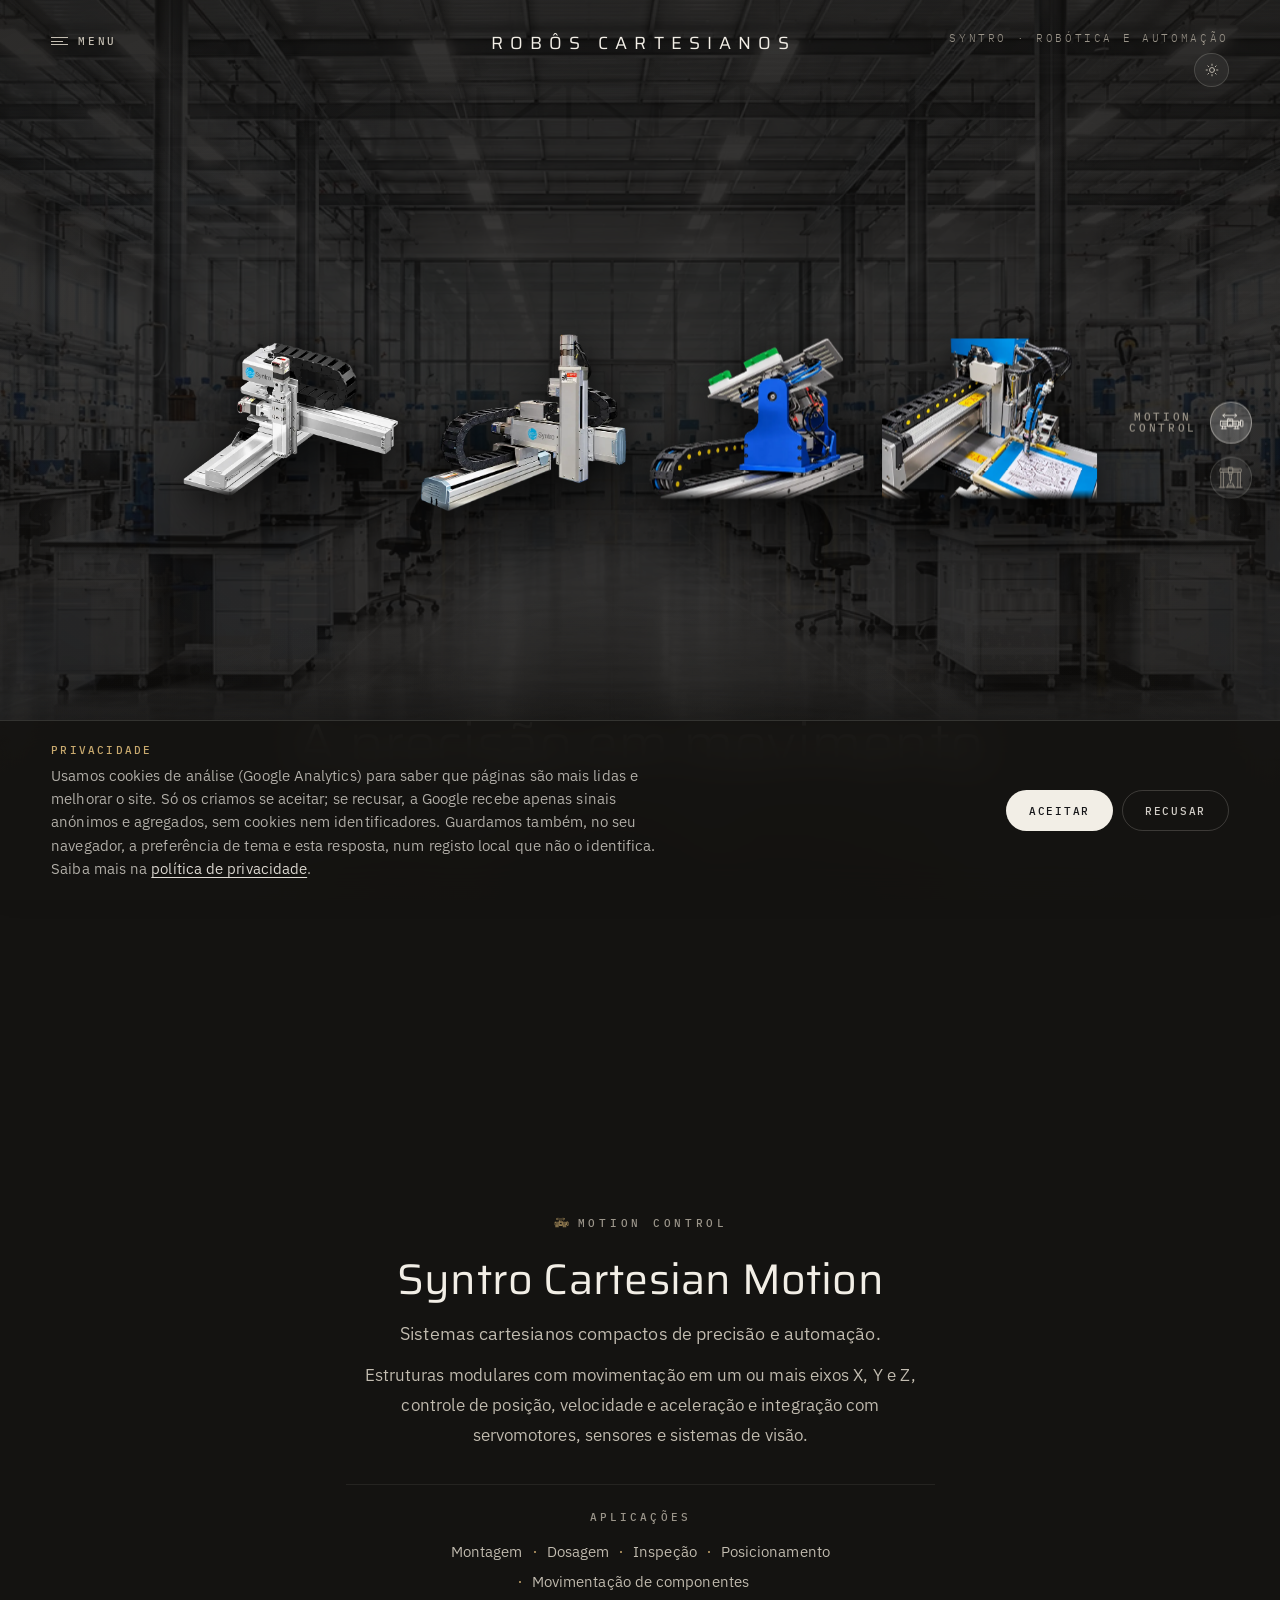
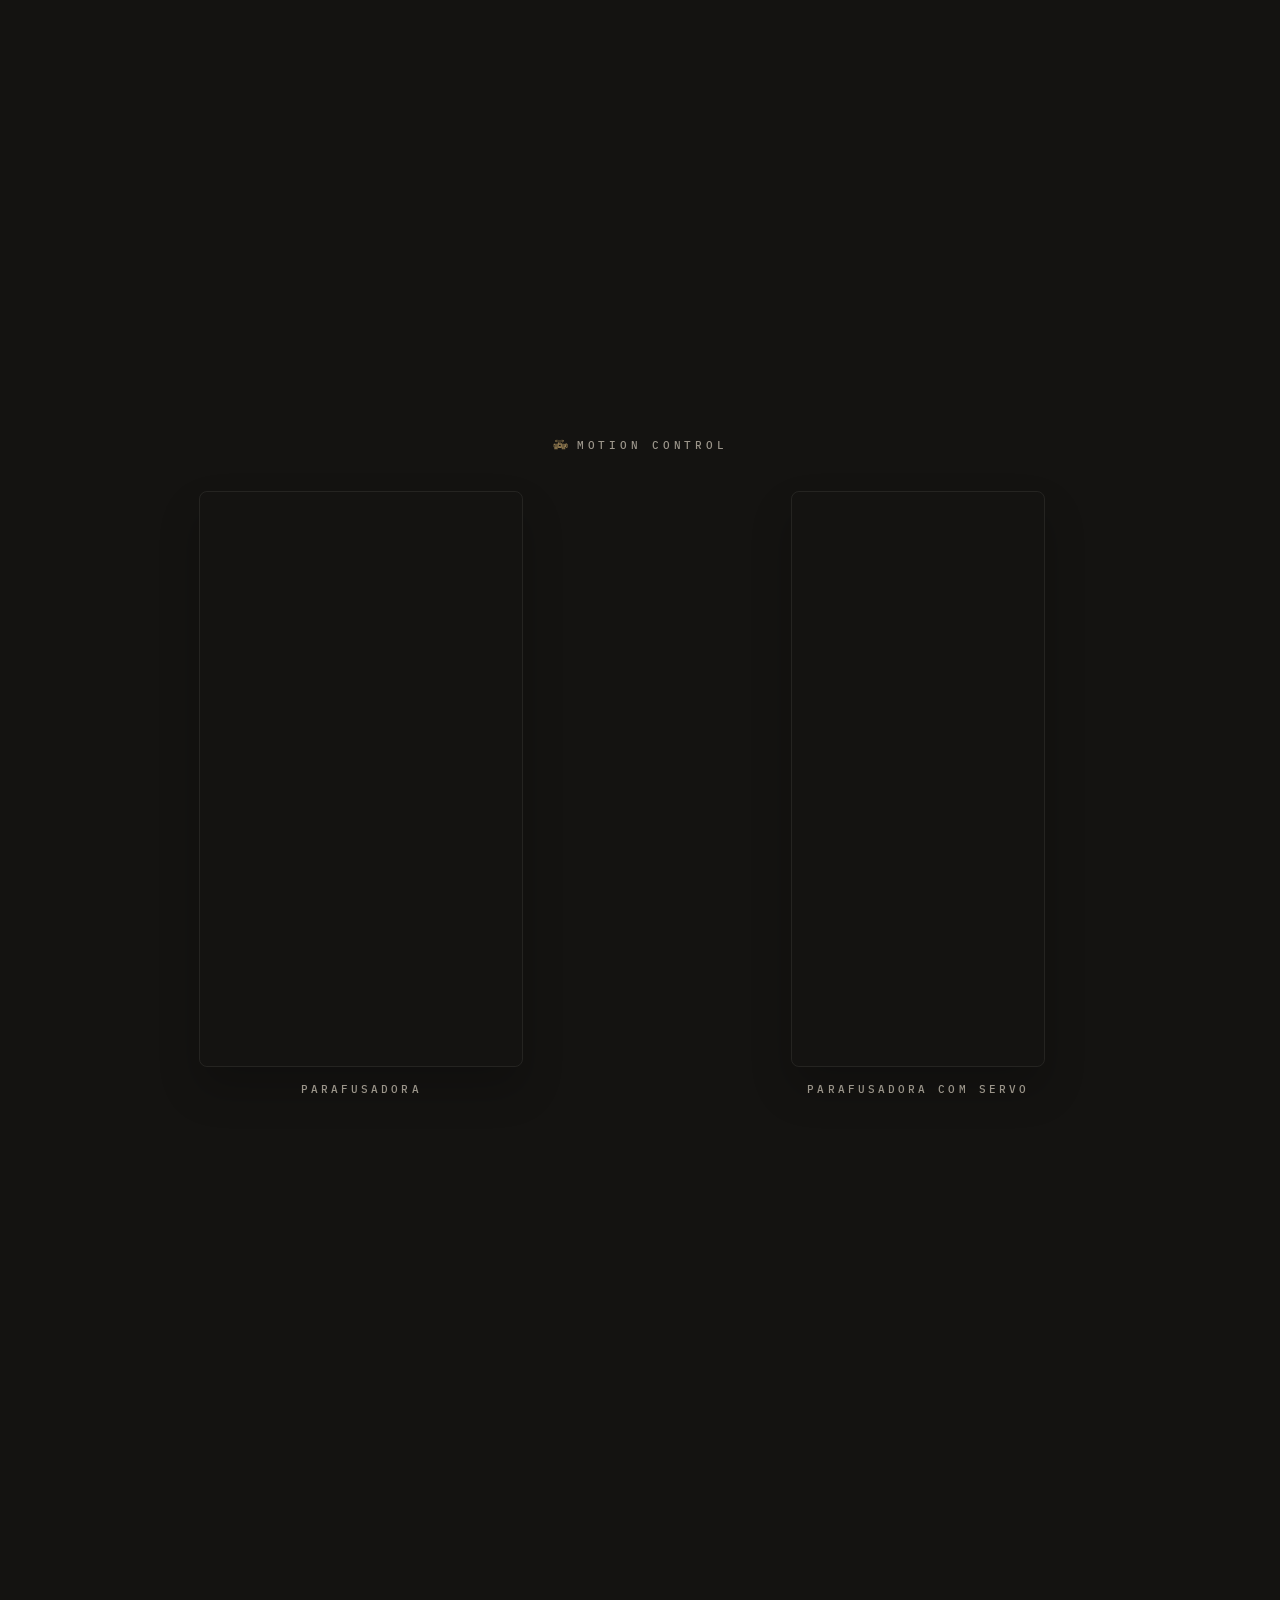
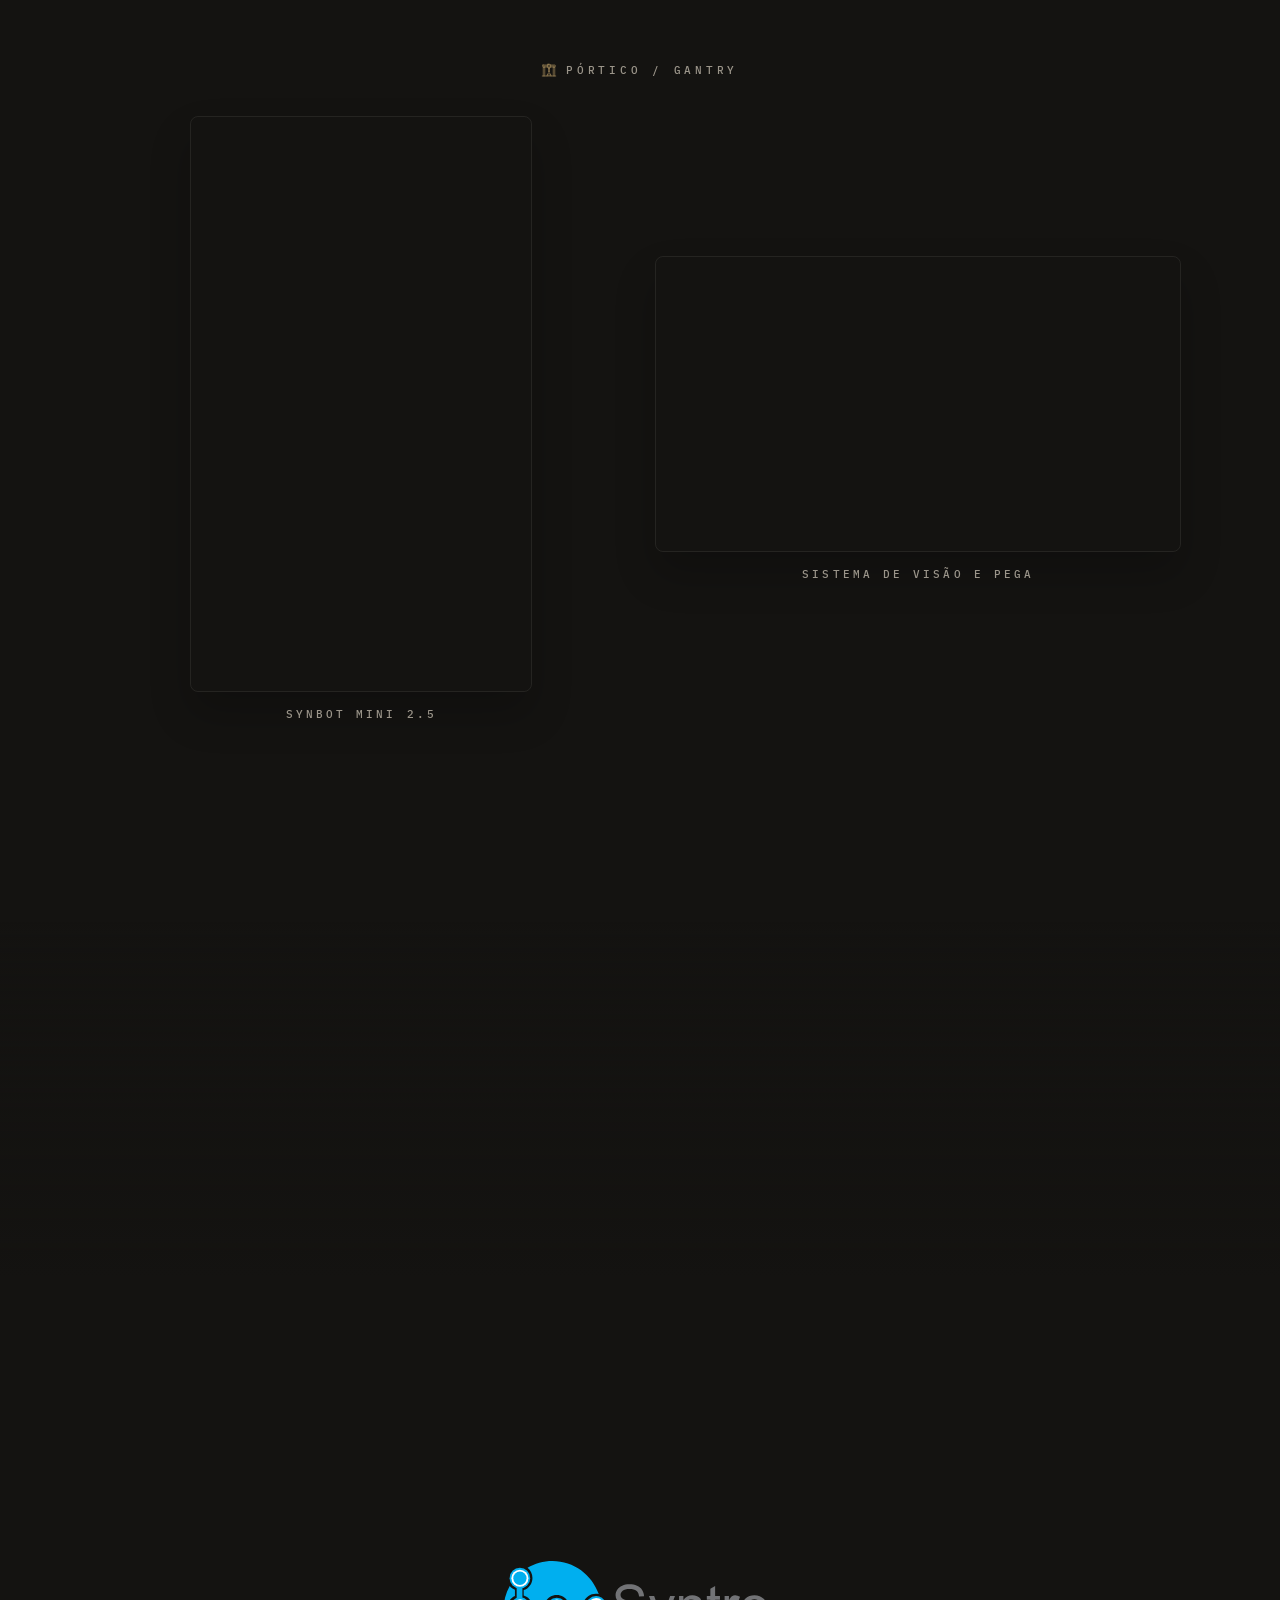
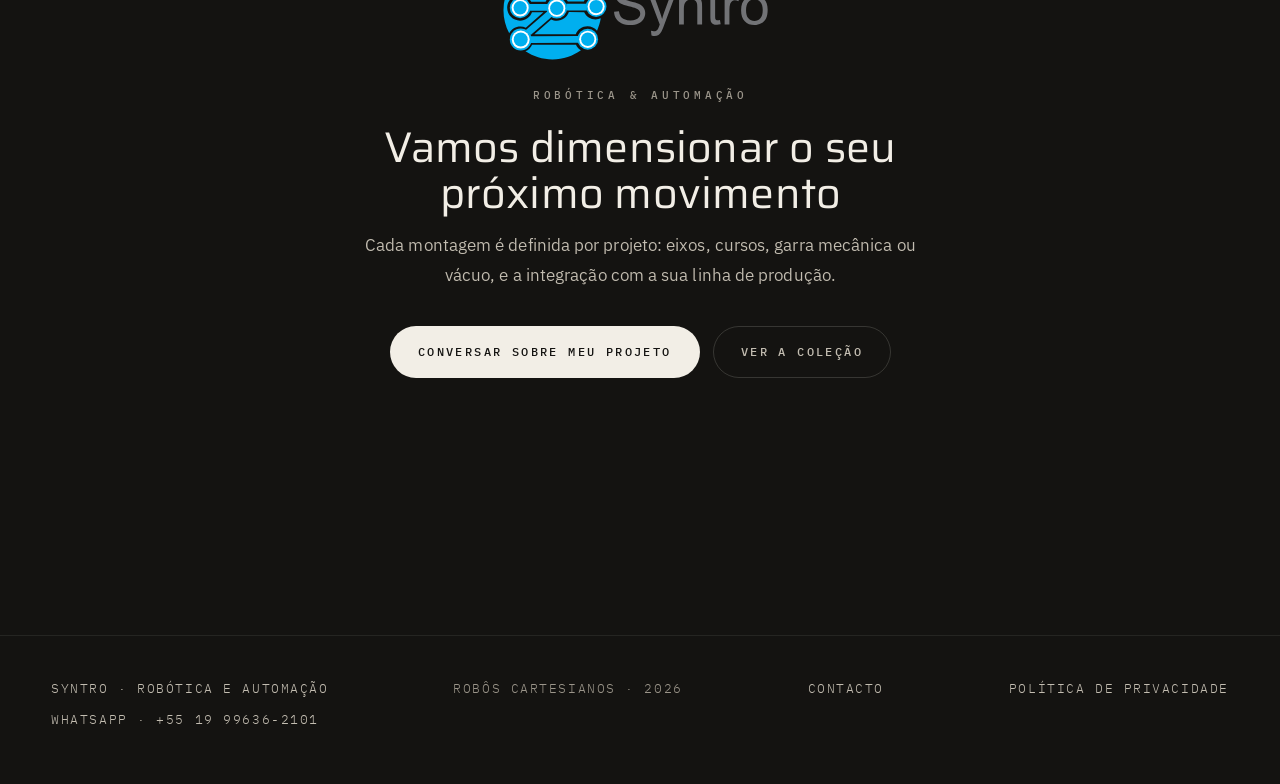
<file: index.html>
<!DOCTYPE html><html lang="pt-BR"> <head><meta charset="utf-8"><meta name="viewport" content="width=device-width, initial-scale=1"><title>Robôs cartesianos · Syntro Robótica e Automação</title><meta name="description" content="Robôs cartesianos da Syntro Robótica e Automação: sistemas compactos de precisão e pórticos de grande porte para automação industrial."><!--
      As fotografias do equipamento são o que dá valor ao resultado, por isso
      pede-se a miniatura grande de propósito. A página 404 é a exceção: pede
      para ficar fora das buscas, porque responde a endereços que não existem.
    --><meta name="robots" content="index, follow, max-image-preview:large"><link rel="canonical" href="https://www.robocartesiano.com.br/"><meta name="theme-color" content="#f4f1ec"><meta name="color-scheme" content="light dark"><!--
      Prova ao Search Console que o site é nosso. É a etiqueta que o Google
      pede para a propriedade, e não muda nada para quem visita a página.
    --><meta name="google-site-verification" content="BWQBHNjDC-lFZFpXaguTOU-JXX6SpoKb0j8GQUszXdQ"><meta property="og:type" content="website"><meta property="og:site_name" content="Robôs cartesianos · Syntro"><meta property="og:locale" content="pt_BR"><meta property="og:url" content="https://www.robocartesiano.com.br/"><meta property="og:title" content="Robôs cartesianos · Syntro Robótica e Automação"><meta property="og:description" content="Robôs cartesianos da Syntro Robótica e Automação: sistemas compactos de precisão e pórticos de grande porte para automação industrial."><meta property="og:image" content="https://www.robocartesiano.com.br/_assets/hall-section-01-desktop.CetwG-R1_Zg2926.jpeg"><meta property="og:image:alt" content="Salão industrial · Syntro Robótica e Automação"><!--
      Sem imagem não há cartão largo: melhor pedir o formato pequeno do que
      entregar um cartão vazio.
    --><meta name="twitter:card" content="summary_large_image"><meta name="twitter:title" content="Robôs cartesianos · Syntro Robótica e Automação"><meta name="twitter:description" content="Robôs cartesianos da Syntro Robótica e Automação: sistemas compactos de precisão e pórticos de grande porte para automação industrial."><meta name="twitter:image" content="https://www.robocartesiano.com.br/_assets/hall-section-01-desktop.CetwG-R1_Zg2926.jpeg"><link rel="icon" href="/favicon.ico"><link rel="icon" type="image/svg+xml" href="/favicon.svg"><link rel="apple-touch-icon" href="/apple-touch-icon.png"><link rel="preconnect" href="https://fonts.googleapis.com"><link rel="preconnect" href="https://fonts.gstatic.com" crossorigin><link rel="stylesheet" href="https://fonts.googleapis.com/css2?family=IBM+Plex+Mono:wght@400%3B500&amp;family=IBM+Plex+Sans:wght@100..700&amp;family=Saira:wght@300..600&amp;display=swap"><script type="application/ld+json">{"@context":"https://schema.org","@graph":[{"@type":"Organization","@id":"https://syntro.com.br/#organizacao","name":"Syntro Robótica e Automação","url":"https://syntro.com.br/","logo":"https://www.robocartesiano.com.br/_assets/logo.eD2Bp1Nt.svg"},{"@type":"WebSite","name":"Robôs cartesianos · Syntro","url":"https://www.robocartesiano.com.br/","inLanguage":"pt-BR","publisher":{"@id":"https://syntro.com.br/#organizacao"}}]}</script><!-- Dados estruturados próprios da página — a trilha, por exemplo. --><script>
      (function () {
        var root = document.documentElement;
        root.classList.add('js');

        // O tema resolve-se antes da primeira pintura, para não haver clarão.
        // Se a pessoa já escolheu um tema, a escolha vence; caso contrário,
        // o arranque padrão é sempre escuro.
        var saved = null;
        try {
          saved = window.localStorage.getItem('tema');
        } catch (error) {
          saved = null;
        }
        if (saved === 'light' || saved === 'dark') {
          root.dataset.theme = saved;
        } else {
          root.dataset.theme = 'dark';
        }

        var themeMeta = document.querySelector('meta[name="theme-color"]');
        if (themeMeta !== null) {
          themeMeta.setAttribute(
            'content',
            root.dataset.theme === 'dark' ? '#141311' : '#f4f1ec',
          );
        }
      })();
    </script><!--
      Google Analytics com o modo de consentimento. A etiqueta arranca sempre
      — é isso que faz o Google reconhecer a instalação — mas começa com o
      consentimento negado: até alguém aceitar não há cookies nem
      identificadores, e a Google recebe apenas sinais anónimos e agregados.
      Quem sobe o consentimento a concedido é o `consent.ts`, ao ler a
      resposta. O identificador é público: anda no código de qualquer site.
    --><script>
      window.dataLayer = window.dataLayer || [];
      function gtag() {
        dataLayer.push(arguments);
      }
      gtag('consent', 'default', {
        ad_storage: 'denied',
        ad_user_data: 'denied',
        ad_personalization: 'denied',
        analytics_storage: 'denied',
        wait_for_update: 500,
      });
      gtag('js', new Date());
      gtag('config', 'G-L0EZJTVVEL');
    </script><script async src="https://www.googletagmanager.com/gtag/js?id=G-L0EZJTVVEL"></script><link rel="stylesheet" href="/_assets/Base.CLbrkBze.css"></head> <body> <!--
      Ligação de salto: a primeira paragem do teclado. Fica escondida até
      receber foco, para não competir com a composição.
    --><a class="skip-link" href="#conteudo">Saltar para o conteúdo</a>   <div class="chrome"> <!--
    A faixa superior é o único `<header>` da página: a marca, a assinatura da
    Syntro e os controles de menu e de tema. É o primeiro bloco do documento,
    para que o landmark e o `<h1>` se leiam antes do conteúdo.
  --><header class="chrome__top"> <h1 class="wordmark chrome__item" style="--reveal-delay: 0.4s"> <!-- A marca é o regresso a casa, como em qualquer sítio. --><a class="wordmark__link" href="/">Robôs cartesianos</a> </h1> <a class="syntro-mark chrome__item" style="--reveal-delay: 0.5s" href="https://syntro.com.br/" target="_blank" rel="noopener noreferrer"> <span>Syntro · Robótica e Automação</span> </a> <button class="menu-button chrome__item" style="--reveal-delay: 0.6s" type="button" data-menu-open aria-expanded="false" aria-controls="side-menu"> <span class="menu-button__glyph" aria-hidden="true"> <span></span><span></span><span></span> </span> <span>Menu</span> </button> <!--
      Troca de tema: um só botão, dois ícones que se cruzam. O rótulo diz o que
      o toque faz e é atualizado pelo script da cena.
    --> <button class="theme-toggle chrome__item" style="--reveal-delay: 0.7s" type="button" data-theme-toggle aria-pressed="false"> <span class="sr-only" data-theme-label>Ativar tema escuro</span> <svg class="theme-toggle__icon theme-toggle__icon--moon" viewBox="0 0 24 24" fill="none" stroke="currentColor" stroke-width="1.4" stroke-linecap="round" stroke-linejoin="round" aria-hidden="true"> <path d="M20.2 14.6A8.4 8.4 0 0 1 9.4 3.8a8.4 8.4 0 1 0 10.8 10.8Z"></path> </svg> <svg class="theme-toggle__icon theme-toggle__icon--sun" viewBox="0 0 24 24" fill="none" stroke="currentColor" stroke-width="1.4" stroke-linecap="round" stroke-linejoin="round" aria-hidden="true"> <circle cx="12" cy="12" r="3.7"></circle> <path d="M12 3.2v1.9M12 18.9v1.9M3.2 12h1.9M18.9 12h1.9M5.8 5.8l1.35 1.35M16.85 16.85l1.35 1.35M18.2 5.8l-1.35 1.35M7.15 16.85 5.8 18.2"></path> </svg> </button> </header> <div class="bottom-bar chrome__item" style="--reveal-delay: 0.75s"> <p class="experience-title" id="experience-title">A precisão em movimento</p> </div> <div class="selectors chrome__item" style="--reveal-delay: 0.9s" role="tablist" aria-orientation="vertical" aria-label="Linhas de robôs cartesianos"> <button class="selector" type="button" role="tab" id="tab-motion-control" aria-controls="stage-motion-control" aria-selected="true" tabindex="0" data-line-target="motion-control" data-line-name="Motion Control"> <span class="selector__icon" aria-hidden="true"><svg xmlns="http://www.w3.org/2000/svg" width="64" height="64" viewBox="0 0 64 64" fill="none" stroke="currentColor" stroke-width="2" stroke-linecap="round" stroke-linejoin="round">
  <title>Robô cartesiano tipo eixo</title>
  <desc>Módulo de eixo linear com guia horizontal, carro móvel e motor na extremidade.</desc>
  <rect x="8" y="29" width="43" height="12" rx="1"/>
  <path d="M13 33h12M37 33h9M13 37h12M37 37h9"/>
  <rect x="25" y="24" width="12" height="18" rx="1"/>
  <path d="M29 28h4M29 38h4"/>
  <path d="M51 32h4v6h-4"/>
  <rect x="55" y="28" width="6" height="14" rx="1"/>
  <path d="M13 41v6M19 41v6M43 41v6M49 41v6M10 47h12M40 47h12"/>
  <path d="M14 16h32M18 12l-4 4 4 4M42 12l4 4-4 4"/>
</svg>
</span> <span class="selector__name" aria-hidden="true"> Motion Control </span> </button><button class="selector" type="button" role="tab" id="tab-gantry" aria-controls="stage-gantry" aria-selected="false" tabindex="-1" data-line-target="gantry" data-line-name="Pórtico / Gantry"> <span class="selector__icon" aria-hidden="true"><svg xmlns="http://www.w3.org/2000/svg" width="64" height="64" viewBox="0 0 64 64" fill="none" stroke="currentColor" stroke-width="2" stroke-linecap="round" stroke-linejoin="round">
  <title>Robô cartesiano tipo pórtico</title>
  <desc>Estrutura de pórtico com duas colunas, travessa e ferramenta vertical móvel.</desc>
  <path d="M5 56h14M45 56h14"/>
  <path d="M9 56V20h6v36M49 56V20h6v36"/>
  <rect x="7" y="12" width="50" height="8" rx="1"/>
  <path d="M12 16h14M38 16h14"/>
  <rect x="27" y="9" width="10" height="15" rx="1"/>
  <path d="M30 24v15h4V24M32 39v7M28 46l-3 5M36 46l3 5"/>
  <path d="M22 56h20M24 56v-4h16v4"/>
</svg>
</span> <span class="selector__name" aria-hidden="true"> Pórtico / Gantry </span> </button> </div> </div> <!--
  Uma fotografia por linha, com variantes desktop e mobile. O script da cena
  decide qual fundo está ativo e aplica o mesmo parallax vertical que já
  existia, sem zoom, escala ou rotação.
--><div class="page-bg" aria-hidden="true" data-bg="motion-control"> <div class="page-bg__asset" data-bg-asset="motion-control">  <img src="/_assets/hall-section-01-desktop.CetwG-R1_24mn6h.webp" srcset="/_assets/hall-section-01-desktop.CetwG-R1_Z9ewad.webp 960w, /_assets/hall-section-01-desktop.CetwG-R1_Z1eVJQX.webp 1280w, /_assets/hall-section-01-desktop.CetwG-R1_24mn6h.webp 1672w" alt sizes="100vw" loading="eager" decoding="async" width="1672" height="941" class="page-bg__img page-bg__img--desktop">  <img src="/_assets/hall-section-01-mobile.B9wf2SLR_1JEDA2.webp" srcset="/_assets/hall-section-01-mobile.B9wf2SLR_ggEfY.webp 480w, /_assets/hall-section-01-mobile.B9wf2SLR_Zz64cI.webp 720w, /_assets/hall-section-01-mobile.B9wf2SLR_1JEDA2.webp 941w" alt sizes="100vw" loading="eager" decoding="async" width="941" height="1672" class="page-bg__img page-bg__img--mobile"> </div><div class="page-bg__asset" data-bg-asset="gantry">  <img src="/_assets/hall-section-02-desktop.CYqq9zEK_Z1ceris.webp" srcset="/_assets/hall-section-02-desktop.CYqq9zEK_1HooHJ.webp 960w, /_assets/hall-section-02-desktop.CYqq9zEK_yDyxe.webp 1280w, /_assets/hall-section-02-desktop.CYqq9zEK_Z1ceris.webp 1672w" alt sizes="100vw" loading="eager" decoding="async" width="1672" height="941" class="page-bg__img page-bg__img--desktop">  <img src="/_assets/hall-section-02-mobile.C-GxDFqX_2qzKPD.webp" srcset="/_assets/hall-section-02-mobile.C-GxDFqX_WbLvA.webp 480w, /_assets/hall-section-02-mobile.C-GxDFqX_6O32S.webp 720w, /_assets/hall-section-02-mobile.C-GxDFqX_2qzKPD.webp 941w" alt sizes="100vw" loading="eager" decoding="async" width="941" height="1672" class="page-bg__img page-bg__img--mobile"> </div> <div class="page-bg__veil"></div> <div class="page-bg__vignette"></div> <div class="page-bg__scrim"></div> </div> <div class="stage"> <div class="stage__group" id="stage-motion-control" role="tabpanel" aria-labelledby="tab-motion-control" data-line="motion-control" data-active="true"> <div class="stage__body"> <div class="robot" data-row="1" style="--w: 20; --y: -1vh; --wm: 40%; --ym: 0vh; --depth: 0.35; --depth-m: 0.45; --i: 0; --n: 4; --col: 1; --row: 1"> <button class="robot__button" type="button" data-robot-trigger="motion-control-01" aria-label="Explorar Motion Control"> <span class="robot__float" style="--float-duration: 9.79s; --float-delay: 0.0s"> <span class="robot__media">  <img src="/_assets/motion-control-01.BE2deHZd_26xjsH.webp" srcset="/_assets/motion-control-01.BE2deHZd_ZYXz64.webp 669w, /_assets/motion-control-01.BE2deHZd_Zjpq8c.webp 1040w, /_assets/motion-control-01.BE2deHZd_26xjsH.webp 1486w" alt="Motion Control" sizes="(max-width: 900px) 35.2vw, 17.6vw" loading="eager" decoding="async" width="1486" height="1058"> </span> </span> <span class="robot__action" aria-hidden="true">
Explorar
</span> </button> </div><div class="robot" data-row="1" style="--w: 25; --y: -4vh; --wm: 44%; --ym: -1vh; --depth: 0.85; --depth-m: 0.9; --i: 1; --n: 4; --col: 1; --row: 2"> <button class="robot__button" type="button" data-robot-trigger="motion-control-03" aria-label="Explorar Motion Control"> <span class="robot__float" style="--float-duration: 11.49s; --float-delay: -1.7s"> <span class="robot__media">  <img src="/_assets/motion-control-03.DPs-pBID_ZyPPiC.webp" srcset="/_assets/motion-control-03.DPs-pBID_2rIe1H.webp 600w, /_assets/motion-control-03.DPs-pBID_PMbpm.webp 933w, /_assets/motion-control-03.DPs-pBID_ZyPPiC.webp 1333w" alt="Motion Control" sizes="(max-width: 900px) 38.7vw, 22vw" loading="eager" decoding="async" width="1333" height="1180"> </span> </span> <span class="robot__action" aria-hidden="true">
Explorar
</span> </button> </div><div class="robot" data-row="1" style="--w: 23; --y: 2vh; --wm: 42%; --ym: 1vh; --depth: 0.6; --depth-m: 0.6; --i: 2; --n: 4; --col: 3; --row: 1"> <button class="robot__button" type="button" data-robot-trigger="posicionador-industrial" aria-label="Explorar Posicionador industrial de eixo linear"> <span class="robot__float" style="--float-duration: 10.64s; --float-delay: -3.4s"> <span class="robot__media">  <img src="/_assets/posicionador-industrial-azul.Br-1clu-_mOiRK.webp" srcset="/_assets/posicionador-industrial-azul.Br-1clu-_Z3oF40.webp 596w, /_assets/posicionador-industrial-azul.Br-1clu-_U9P2n.webp 927w, /_assets/posicionador-industrial-azul.Br-1clu-_mOiRK.webp 1325w" alt="Posicionador industrial de eixo linear" sizes="(max-width: 900px) 37vw, 20.2vw" loading="eager" decoding="async" width="1325" height="993"> </span> </span> <span class="robot__action" aria-hidden="true">
Explorar
</span> </button> </div><div class="robot" data-row="1" style="--w: 21; --y: -2vh; --wm: 40%; --ym: 0vh; --depth: 0.45; --depth-m: 0.5; --i: 3; --n: 4; --col: 3; --row: 2"> <button class="robot__button" type="button" data-robot-trigger="posicionador-linear-basculante" aria-label="Explorar Posicionador linear e basculante"> <span class="robot__float" style="--float-duration: 10.13s; --float-delay: -5.1s"> <span class="robot__media">  <img src="/_assets/posicionador-linear-basculante.Bl4QcCEc_Z19r59I.webp" srcset="/_assets/posicionador-linear-basculante.Bl4QcCEc_1hl6as.webp 652w, /_assets/posicionador-linear-basculante.Bl4QcCEc_Z1qSQF7.webp 1014w, /_assets/posicionador-linear-basculante.Bl4QcCEc_Z19r59I.webp 1448w" alt="Posicionador linear e basculante" sizes="(max-width: 900px) 35.2vw, 18.5vw" loading="eager" decoding="async" width="1448" height="1086"> </span> </span> <span class="robot__action" aria-hidden="true">
Explorar
</span> </button> </div> </div> </div><div class="stage__group" id="stage-gantry" role="tabpanel" aria-labelledby="tab-gantry" data-line="gantry" data-active="false"> <div class="stage__body"> <div class="robot" data-row="1" style="--w: 18; --y: -2vh; --wm: 28%; --ym: 0vh; --depth: 0.85; --depth-m: 0.75; --i: 1; --n: 6; --col: 1; --row: 1"> <button class="robot__button" type="button" data-robot-trigger="portico-synbot-15" aria-label="Explorar Synbot 1.5"> <span class="robot__float" style="--float-duration: 11.49s; --float-delay: -1.7s"> <span class="robot__media">  <img src="/_assets/portico-synbot-15.DF2s_VxD_Zzpp5I.webp" srcset="/_assets/portico-synbot-15.DF2s_VxD_HpuB7.webp 506w, /_assets/portico-synbot-15.DF2s_VxD_11dimt.webp 788w, /_assets/portico-synbot-15.DF2s_VxD_Zzpp5I.webp 1125w" alt="Synbot 1.5" sizes="(max-width: 900px) 24.6vw, 15.8vw" loading="lazy" decoding="async" width="1125" height="1398"> </span> </span> <span class="robot__action" aria-hidden="true">
Explorar
</span> </button> </div><div class="robot" data-row="1" style="--w: 30; --y: -5vh; --wm: 30%; --ym: 0vh; --depth: 0.5; --depth-m: 0.55; --i: 2; --n: 6; --col: 1; --row: 2"> <button class="robot__button" type="button" data-robot-trigger="portico-05" aria-label="Explorar Pórtico tipo paletização"> <span class="robot__float" style="--float-duration: 10.30s; --float-delay: -3.4s"> <span class="robot__media">  <img src="/_assets/portico-05.w_n8PH2e_idin8.webp" srcset="/_assets/portico-05.w_n8PH2e_Z26dvBF.webp 619w, /_assets/portico-05.w_n8PH2e_Z1RDll7.webp 963w, /_assets/portico-05.w_n8PH2e_idin8.webp 1376w" alt="Pórtico tipo paletização" sizes="(max-width: 900px) 26.4vw, 26.4vw" loading="lazy" decoding="async" width="1376" height="1143"> </span> </span> <span class="robot__action" aria-hidden="true">
Explorar
</span> </button> </div><div class="robot" data-row="1" style="--w: 17; --y: -3vh; --wm: 26%; --ym: 0vh; --depth: 0.6; --depth-m: 0.65; --i: 3; --n: 6; --col: 3; --row: 1"> <button class="robot__button" type="button" data-robot-trigger="synbot-mini-25" aria-label="Explorar Synbot Mini 2.5"> <span class="robot__float" style="--float-duration: 10.64s; --float-delay: -5.1s"> <span class="robot__media">  <img src="/_assets/synbot-mini-25.BBlX_Axz_18pyQK.webp" srcset="/_assets/synbot-mini-25.BBlX_Axz_Z1isWWc.webp 414w, /_assets/synbot-mini-25.BBlX_Axz_THByk.webp 644w, /_assets/synbot-mini-25.BBlX_Axz_18pyQK.webp 920w" alt="Synbot Mini 2.5" sizes="(max-width: 900px) 22.9vw, 15vw" loading="lazy" decoding="async" width="920" height="1443"> </span> </span> <span class="robot__action" aria-hidden="true">
Explorar
</span> </button> </div><div class="robot" data-row="2" style="--w: 34; --y: 1vh; --wm: 30%; --ym: 0vh; --depth: 0.7; --depth-m: 0.75; --i: 0; --n: 6; --col: 1; --row: 3"> <button class="robot__button" type="button" data-robot-trigger="portico-04" aria-label="Explorar Pórtico tipo paletização"> <span class="robot__float" style="--float-duration: 10.98s; --float-delay: 0.0s"> <span class="robot__media">  <img src="/_assets/portico-04.CYhfAaqp_1g0utL.webp" srcset="/_assets/portico-04.CYhfAaqp_bzXmA.webp 701w, /_assets/portico-04.CYhfAaqp_Z1ugGVP.webp 1090w, /_assets/portico-04.CYhfAaqp_1g0utL.webp 1557w" alt="Pórtico tipo paletização" sizes="(max-width: 900px) 26.4vw, 29.9vw" loading="lazy" decoding="async" width="1557" height="1010"> </span> </span> <span class="robot__action" aria-hidden="true">
Explorar
</span> </button> </div><div class="robot" data-row="2" style="--w: 26; --y: -1vh; --wm: 28%; --ym: 0vh; --depth: 0.55; --depth-m: 0.55; --i: 4; --n: 6; --col: 3; --row: 2"> <button class="robot__button" type="button" data-robot-trigger="portico-pintando" aria-label="Explorar Pórtico de pintura"> <span class="robot__float" style="--float-duration: 10.47s; --float-delay: -6.8s"> <span class="robot__media">  <img src="/_assets/portico-pintando.YLUSb5q__1UpuH2.webp" srcset="/_assets/portico-pintando.YLUSb5q__Z2rxcbb.webp 691w, /_assets/portico-pintando.YLUSb5q__UL2Kg.webp 1075w, /_assets/portico-pintando.YLUSb5q__1UpuH2.webp 1536w" alt="Pórtico de pintura" sizes="(max-width: 900px) 24.6vw, 22.9vw" loading="lazy" decoding="async" width="1536" height="1024"> </span> </span> <span class="robot__action" aria-hidden="true">
Explorar
</span> </button> </div><div class="robot" data-row="2" style="--w: 26; --y: 2vh; --wm: 28%; --ym: 0vh; --depth: 0.7; --depth-m: 0.6; --i: 5; --n: 6; --col: 3; --row: 3"> <button class="robot__button" type="button" data-robot-trigger="portico-soldando" aria-label="Explorar Pórtico de solda"> <span class="robot__float" style="--float-duration: 10.98s; --float-delay: -8.5s"> <span class="robot__media">  <img src="/_assets/portico-soldando.BkvssUVl_1DWAY4.webp" srcset="/_assets/portico-soldando.BkvssUVl_Z1j1Pj2.webp 691w, /_assets/portico-soldando.BkvssUVl_Ej92i.webp 1075w, /_assets/portico-soldando.BkvssUVl_1DWAY4.webp 1536w" alt="Pórtico de solda" sizes="(max-width: 900px) 24.6vw, 22.9vw" loading="lazy" decoding="async" width="1536" height="1024"> </span> </span> <span class="robot__action" aria-hidden="true">
Explorar
</span> </button> </div> </div> </div> </div> <main class="flow" id="conteudo" tabindex="-1"> <!-- Abertura: só a coleção, o título e os seletores. --><section class="chapter chapter--hero" data-chapter="intro" aria-label="Abertura"></section> <section class="chapter" data-chapter="motion-control" aria-labelledby="linha-motion-control"> <div class="flow-panel reveal"> <p class="flow-panel__eyebrow"> <span class="flow-panel__eyebrow-icon" aria-hidden="true"><svg xmlns="http://www.w3.org/2000/svg" width="64" height="64" viewBox="0 0 64 64" fill="none" stroke="currentColor" stroke-width="2" stroke-linecap="round" stroke-linejoin="round">
  <title>Robô cartesiano tipo eixo</title>
  <desc>Módulo de eixo linear com guia horizontal, carro móvel e motor na extremidade.</desc>
  <rect x="8" y="29" width="43" height="12" rx="1"/>
  <path d="M13 33h12M37 33h9M13 37h12M37 37h9"/>
  <rect x="25" y="24" width="12" height="18" rx="1"/>
  <path d="M29 28h4M29 38h4"/>
  <path d="M51 32h4v6h-4"/>
  <rect x="55" y="28" width="6" height="14" rx="1"/>
  <path d="M13 41v6M19 41v6M43 41v6M49 41v6M10 47h12M40 47h12"/>
  <path d="M14 16h32M18 12l-4 4 4 4M42 12l4 4-4 4"/>
</svg>
</span> <span>Motion Control</span> </p> <h2 class="flow-panel__title" id="linha-motion-control">Syntro Cartesian Motion</h2> <p class="flow-panel__lead">Sistemas cartesianos compactos de precisão e automação.</p> <p class="flow-panel__text">Estruturas modulares com movimentação em um ou mais eixos X, Y e Z, controle de posição, velocidade e aceleração e integração com servomotores, sensores e sistemas de visão.</p> <div class="flow-panel__block"> <h3 class="flow-panel__block-title">Aplicações</h3> <ul class="tag-list"> <li>Montagem</li><li>Dosagem</li><li>Inspeção</li><li>Posicionamento</li><li>Movimentação de componentes</li> </ul> </div> </div> </section> <!-- Vídeos de aplicação da linha I, logo a seguir ao texto da linha. --> <section class="chapter chapter--videos" data-chapter="motion-control" aria-label="Vídeos de aplicação · Syntro Cartesian Motion"> <div class="videos reveal"> <p class="flow-panel__eyebrow"> <span class="flow-panel__eyebrow-icon" aria-hidden="true"><svg xmlns="http://www.w3.org/2000/svg" width="64" height="64" viewBox="0 0 64 64" fill="none" stroke="currentColor" stroke-width="2" stroke-linecap="round" stroke-linejoin="round">
  <title>Robô cartesiano tipo eixo</title>
  <desc>Módulo de eixo linear com guia horizontal, carro móvel e motor na extremidade.</desc>
  <rect x="8" y="29" width="43" height="12" rx="1"/>
  <path d="M13 33h12M37 33h9M13 37h12M37 37h9"/>
  <rect x="25" y="24" width="12" height="18" rx="1"/>
  <path d="M29 28h4M29 38h4"/>
  <path d="M51 32h4v6h-4"/>
  <rect x="55" y="28" width="6" height="14" rx="1"/>
  <path d="M13 41v6M19 41v6M43 41v6M49 41v6M10 47h12M40 47h12"/>
  <path d="M14 16h32M18 12l-4 4 4 4M42 12l4 4-4 4"/>
</svg>
</span> <span>Motion Control</span> </p> <ul class="videos__grid"> <li> <figure class="video"> <video class="video__player" src="/_assets/parafusadora.Cy1Ma2TV.mp4" width="405" height="720" style="--video-ratio: 405 / 720" muted loop playsinline preload="none" aria-label="Parafusadora"></video> <figcaption class="video__label">Parafusadora</figcaption> </figure> </li><li> <figure class="video"> <video class="video__player" src="/_assets/parafusadora-servidor.JTTfHq5r.mp4" width="318" height="720" style="--video-ratio: 318 / 720" muted loop playsinline preload="none" aria-label="Parafusadora com servo"></video> <figcaption class="video__label">Parafusadora com servo</figcaption> </figure> </li> </ul> </div> </section><script type="module">var e=Array.from(document.querySelectorAll(`.video__player`));if(window.matchMedia(`(prefers-reduced-motion: reduce)`).matches)for(let t of e)t.controls=!0;else if(e.length>0){let t=new IntersectionObserver(e=>{for(let t of e){let e=t.target;e instanceof HTMLVideoElement&&(t.isIntersecting?e.play().catch(()=>{}):e.pause())}},{threshold:.4});for(let n of e)t.observe(n)}</script> <!--
      Passagem para a linha II: um respiro com a frase da coleção ao fundo, por
      baixo dos robôs, para os seis robôs da linha seguinte se lerem antes de o
      seu texto subir. Não tem texto de capítulo — quem o ativa é esta secção,
      mas a abertura dos robôs mede-se pelo texto que vem a seguir.
    --> <section class="chapter chapter--bridge" data-chapter="gantry" aria-label="Passagem"> <p class="chapter__motto reveal">Robôs cartesianos tipo pórtico</p> </section> <section class="chapter" data-chapter="gantry" aria-labelledby="linha-gantry"> <div class="flow-panel reveal"> <p class="flow-panel__eyebrow"> <span class="flow-panel__eyebrow-icon" aria-hidden="true"><svg xmlns="http://www.w3.org/2000/svg" width="64" height="64" viewBox="0 0 64 64" fill="none" stroke="currentColor" stroke-width="2" stroke-linecap="round" stroke-linejoin="round">
  <title>Robô cartesiano tipo pórtico</title>
  <desc>Estrutura de pórtico com duas colunas, travessa e ferramenta vertical móvel.</desc>
  <path d="M5 56h14M45 56h14"/>
  <path d="M9 56V20h6v36M49 56V20h6v36"/>
  <rect x="7" y="12" width="50" height="8" rx="1"/>
  <path d="M12 16h14M38 16h14"/>
  <rect x="27" y="9" width="10" height="15" rx="1"/>
  <path d="M30 24v15h4V24M32 39v7M28 46l-3 5M36 46l3 5"/>
  <path d="M22 56h20M24 56v-4h16v4"/>
</svg>
</span> <span>Pórtico / Gantry</span> </p> <h2 class="flow-panel__title" id="linha-gantry">Syntro Cartesian Gantry</h2> <p class="flow-panel__lead">Robôs cartesianos de grande porte para manipulação e movimentação industrial.</p> <p class="flow-panel__text">Estruturas robustas em formato de pórtico, amplos cursos de movimentação e integração com garras mecânicas, sistemas pneumáticos e dispositivos de vácuo.</p> <div class="flow-panel__block"> <h3 class="flow-panel__block-title">Aplicações</h3> <ul class="tag-list"> <li>Paletização</li><li>Movimentação de caixas</li><li>Carga e descarga de máquinas</li><li>Transferência de produtos</li> </ul> </div> </div> </section> <!-- Vídeos de aplicação da linha II, logo a seguir ao texto da linha. --> <section class="chapter chapter--videos" data-chapter="gantry" aria-label="Vídeos de aplicação · Syntro Cartesian Gantry"> <div class="videos reveal"> <p class="flow-panel__eyebrow"> <span class="flow-panel__eyebrow-icon" aria-hidden="true"><svg xmlns="http://www.w3.org/2000/svg" width="64" height="64" viewBox="0 0 64 64" fill="none" stroke="currentColor" stroke-width="2" stroke-linecap="round" stroke-linejoin="round">
  <title>Robô cartesiano tipo pórtico</title>
  <desc>Estrutura de pórtico com duas colunas, travessa e ferramenta vertical móvel.</desc>
  <path d="M5 56h14M45 56h14"/>
  <path d="M9 56V20h6v36M49 56V20h6v36"/>
  <rect x="7" y="12" width="50" height="8" rx="1"/>
  <path d="M12 16h14M38 16h14"/>
  <rect x="27" y="9" width="10" height="15" rx="1"/>
  <path d="M30 24v15h4V24M32 39v7M28 46l-3 5M36 46l3 5"/>
  <path d="M22 56h20M24 56v-4h16v4"/>
</svg>
</span> <span>Pórtico / Gantry</span> </p> <ul class="videos__grid"> <li> <figure class="video"> <video class="video__player" src="/_assets/synbotmini25.05yfXOFa.mp4" width="427" height="720" style="--video-ratio: 427 / 720" muted loop playsinline preload="none" aria-label="Synbot Mini 2.5"></video> <figcaption class="video__label">Synbot Mini 2.5</figcaption> </figure> </li><li> <figure class="video"> <video class="video__player" src="/_assets/robo_sistema_de_visao_pega_objeto.BTJrVag0.mp4" width="1280" height="720" style="--video-ratio: 1280 / 720" muted loop playsinline preload="none" aria-label="Sistema de visão e pega"></video> <figcaption class="video__label">Sistema de visão e pega</figcaption> </figure> </li> </ul> </div> </section> <div class="closing-fade" aria-hidden="true"></div> <section class="chapter chapter--end" data-chapter="end" aria-labelledby="fecho"> <div class="flow-panel reveal"> <!--
          A marca reaparece só no fecho, centrada e fora do cromo superior, com
          o desenho original completo vindo do SVG da marca.
        --><div class="flow-panel__brand" aria-hidden="true"> <img class="flow-panel__brand-logo" src="/_assets/logo.eD2Bp1Nt.svg" alt="" loading="eager" decoding="async"> </div> <p class="flow-panel__eyebrow">Robótica & automação</p> <h2 class="flow-panel__title" id="fecho">Vamos dimensionar o seu próximo movimento</h2> <p class="flow-panel__text">
Cada montagem é definida por projeto: eixos, cursos, garra mecânica ou vácuo, e a integração
          com a sua linha de produção.
</p> <div class="flow-actions"> <a class="button button--solid" href="https://wa.me/5519996362101?text=Ol%C3%A1!%20Vim%20pelo%20site%20Rob%C3%B4s%20cartesianos%20e%20gostaria%20de%20conversar%20sobre%20um%20projeto%20de%20automa%C3%A7%C3%A3o." target="_blank" rel="noopener noreferrer">
Conversar sobre meu projeto
</a> <button class="button button--ghost" type="button" data-menu-open aria-expanded="false" aria-controls="side-menu">
Ver a coleção
</button> </div> </div> </section> </main> <footer class="site-footer"> <p> <a href="https://syntro.com.br/" target="_blank" rel="noopener noreferrer">Syntro · Robótica e Automação</a> </p> <p>Robôs cartesianos · 2026</p> <a href="/contato">Contacto</a> <a href="/privacidade">Política de Privacidade</a> <a href="https://wa.me/5519996362101?text=Ol%C3%A1!%20Vim%20pelo%20site%20Rob%C3%B4s%20cartesianos%20e%20gostaria%20de%20conversar%20sobre%20um%20projeto%20de%20automa%C3%A7%C3%A3o." target="_blank" rel="noopener noreferrer">WhatsApp · +55 19 99636-2101</a> </footer> <div class="side-menu" id="side-menu" data-open="false" role="dialog" aria-modal="true" aria-label="Coleção de robôs cartesianos"> <button class="side-menu__scrim" type="button" data-menu-close tabindex="-1" aria-label="Fechar o menu"></button> <div class="side-menu__panel"> <div class="side-menu__top"> <p class="side-menu__eyebrow">Coleção · Robôs cartesianos</p> <button class="side-menu__close" type="button" data-menu-close>× Fechar</button> </div> <div class="side-menu__body"> <nav class="side-menu__list" aria-label="Robôs, por linha"> <div class="menu-group"> <p class="menu-group__title"> <span class="menu-group__icon" aria-hidden="true"><svg xmlns="http://www.w3.org/2000/svg" width="64" height="64" viewBox="0 0 64 64" fill="none" stroke="currentColor" stroke-width="2" stroke-linecap="round" stroke-linejoin="round">
  <title>Robô cartesiano tipo eixo</title>
  <desc>Módulo de eixo linear com guia horizontal, carro móvel e motor na extremidade.</desc>
  <rect x="8" y="29" width="43" height="12" rx="1"/>
  <path d="M13 33h12M37 33h9M13 37h12M37 37h9"/>
  <rect x="25" y="24" width="12" height="18" rx="1"/>
  <path d="M29 28h4M29 38h4"/>
  <path d="M51 32h4v6h-4"/>
  <rect x="55" y="28" width="6" height="14" rx="1"/>
  <path d="M13 41v6M19 41v6M43 41v6M49 41v6M10 47h12M40 47h12"/>
  <path d="M14 16h32M18 12l-4 4 4 4M42 12l4 4-4 4"/>
</svg>
</span> Motion Control </p> <ul class="menu-group__list"> <li> <button class="menu-item" type="button" data-robot-trigger="motion-control-01" data-preview="motion-control-01"> <span class="menu-item__thumb">  <img src="/_assets/motion-control-01.BE2deHZd_CPI7E.webp" srcset="/_assets/motion-control-01.BE2deHZd_Z1PJXE.webp 160w" alt sizes="3.4rem" loading="lazy" decoding="async" width="1486" height="1058"> </span> <span class="menu-item__name">Motion Control</span> <span class="menu-item__arrow" aria-hidden="true">
Abrir
</span> </button> </li><li> <button class="menu-item" type="button" data-robot-trigger="motion-control-03" data-preview="motion-control-03"> <span class="menu-item__thumb">  <img src="/_assets/motion-control-03.DPs-pBID_Z22xqDF.webp" srcset="/_assets/motion-control-03.DPs-pBID_1YHiYR.webp 160w" alt sizes="3.4rem" loading="lazy" decoding="async" width="1333" height="1180"> </span> <span class="menu-item__name">Motion Control</span> <span class="menu-item__arrow" aria-hidden="true">
Abrir
</span> </button> </li><li> <button class="menu-item" type="button" data-robot-trigger="posicionador-industrial" data-preview="posicionador-industrial"> <span class="menu-item__thumb">  <img src="/_assets/posicionador-industrial-azul.Br-1clu-_ZadC5g.webp" srcset="/_assets/posicionador-industrial-azul.Br-1clu-_Z28Fbd1.webp 160w" alt sizes="3.4rem" loading="lazy" decoding="async" width="1325" height="993"> </span> <span class="menu-item__name">Posicionador industrial de eixo linear</span> <span class="menu-item__arrow" aria-hidden="true">
Abrir
</span> </button> </li><li> <button class="menu-item" type="button" data-robot-trigger="posicionador-linear-basculante" data-preview="posicionador-linear-basculante"> <span class="menu-item__thumb">  <img src="/_assets/posicionador-linear-basculante.Bl4QcCEc_ZymPbe.webp" srcset="/_assets/posicionador-linear-basculante.Bl4QcCEc_Z1oTer1.webp 160w" alt sizes="3.4rem" loading="lazy" decoding="async" width="1448" height="1086"> </span> <span class="menu-item__name">Posicionador linear e basculante</span> <span class="menu-item__arrow" aria-hidden="true">
Abrir
</span> </button> </li> </ul> </div><div class="menu-group"> <p class="menu-group__title"> <span class="menu-group__icon" aria-hidden="true"><svg xmlns="http://www.w3.org/2000/svg" width="64" height="64" viewBox="0 0 64 64" fill="none" stroke="currentColor" stroke-width="2" stroke-linecap="round" stroke-linejoin="round">
  <title>Robô cartesiano tipo pórtico</title>
  <desc>Estrutura de pórtico com duas colunas, travessa e ferramenta vertical móvel.</desc>
  <path d="M5 56h14M45 56h14"/>
  <path d="M9 56V20h6v36M49 56V20h6v36"/>
  <rect x="7" y="12" width="50" height="8" rx="1"/>
  <path d="M12 16h14M38 16h14"/>
  <rect x="27" y="9" width="10" height="15" rx="1"/>
  <path d="M30 24v15h4V24M32 39v7M28 46l-3 5M36 46l3 5"/>
  <path d="M22 56h20M24 56v-4h16v4"/>
</svg>
</span> Pórtico / Gantry </p> <ul class="menu-group__list"> <li> <button class="menu-item" type="button" data-robot-trigger="portico-04" data-preview="portico-04"> <span class="menu-item__thumb">  <img src="/_assets/portico-04.CYhfAaqp_rdKlr.webp" srcset="/_assets/portico-04.CYhfAaqp_13bi6F.webp 160w" alt sizes="3.4rem" loading="lazy" decoding="async" width="1557" height="1010"> </span> <span class="menu-item__name">Pórtico tipo paletização</span> <span class="menu-item__arrow" aria-hidden="true">
Abrir
</span> </button> </li><li> <button class="menu-item" type="button" data-robot-trigger="portico-synbot-15" data-preview="portico-synbot-15"> <span class="menu-item__thumb">  <img src="/_assets/portico-synbot-15.DF2s_VxD_Z2370qL.webp" srcset="/_assets/portico-synbot-15.DF2s_VxD_1W3W49.webp 160w" alt sizes="3.4rem" loading="lazy" decoding="async" width="1125" height="1398"> </span> <span class="menu-item__name">Synbot 1.5</span> <span class="menu-item__arrow" aria-hidden="true">
Abrir
</span> </button> </li><li> <button class="menu-item" type="button" data-robot-trigger="portico-05" data-preview="portico-05"> <span class="menu-item__thumb">  <img src="/_assets/portico-05.w_n8PH2e_ZvyqKc.webp" srcset="/_assets/portico-05.w_n8PH2e_z9v5F.webp 160w" alt sizes="3.4rem" loading="lazy" decoding="async" width="1376" height="1143"> </span> <span class="menu-item__name">Pórtico tipo paletização</span> <span class="menu-item__arrow" aria-hidden="true">
Abrir
</span> </button> </li><li> <button class="menu-item" type="button" data-robot-trigger="synbot-mini-25" data-preview="synbot-mini-25"> <span class="menu-item__thumb">  <img src="/_assets/synbot-mini-25.BBlX_Axz_Z11fgq.webp" srcset="/_assets/synbot-mini-25.BBlX_Axz_Zkj9vE.webp 160w" alt sizes="3.4rem" loading="lazy" decoding="async" width="920" height="1443"> </span> <span class="menu-item__name">Synbot Mini 2.5</span> <span class="menu-item__arrow" aria-hidden="true">
Abrir
</span> </button> </li><li> <button class="menu-item" type="button" data-robot-trigger="portico-pintando" data-preview="portico-pintando"> <span class="menu-item__thumb">  <img src="/_assets/portico-pintando.YLUSb5q__ItfIQ.webp" srcset="/_assets/portico-pintando.YLUSb5q__1jpokq.webp 160w" alt sizes="3.4rem" loading="lazy" decoding="async" width="1536" height="1024"> </span> <span class="menu-item__name">Pórtico de pintura</span> <span class="menu-item__arrow" aria-hidden="true">
Abrir
</span> </button> </li><li> <button class="menu-item" type="button" data-robot-trigger="portico-soldando" data-preview="portico-soldando"> <span class="menu-item__thumb">  <img src="/_assets/portico-soldando.BkvssUVl_s1m0S.webp" srcset="/_assets/portico-soldando.BkvssUVl_2rUKcz.webp 160w" alt sizes="3.4rem" loading="lazy" decoding="async" width="1536" height="1024"> </span> <span class="menu-item__name">Pórtico de solda</span> <span class="menu-item__arrow" aria-hidden="true">
Abrir
</span> </button> </li> </ul> </div> </nav> <div class="side-menu__preview" aria-hidden="true"> <figure class="menu-preview" data-preview-target="motion-control-01" data-active="true">  <img src="/_assets/motion-control-01.BE2deHZd_Z1QJ1Az.webp" srcset="/_assets/motion-control-01.BE2deHZd_Z1T6Vbx.webp 743w, /_assets/motion-control-01.BE2deHZd_18vK78.webp 1263w" alt sizes="(max-width: 900px) 90vw, 36vw" loading="lazy" decoding="async" width="1486" height="1058"> <figcaption class="menu-preview__caption">Motion Control</figcaption> </figure><figure class="menu-preview" data-preview-target="motion-control-03" data-active="false">  <img src="/_assets/motion-control-03.DPs-pBID_x3Wr2.webp" srcset="/_assets/motion-control-03.DPs-pBID_sQP7y.webp 667w, /_assets/motion-control-03.DPs-pBID_1rUABu.webp 1133w" alt sizes="(max-width: 900px) 90vw, 36vw" loading="lazy" decoding="async" width="1333" height="1180"> <figcaption class="menu-preview__caption">Motion Control</figcaption> </figure><figure class="menu-preview" data-preview-target="posicionador-industrial" data-active="false">  <img src="/_assets/posicionador-industrial-azul.Br-1clu-_Z16ys7A.webp" srcset="/_assets/posicionador-industrial-azul.Br-1clu-_11sg4h.webp 663w, /_assets/posicionador-industrial-azul.Br-1clu-_2buyhi.webp 1126w" alt sizes="(max-width: 900px) 90vw, 36vw" loading="lazy" decoding="async" width="1325" height="993"> <figcaption class="menu-preview__caption">Posicionador industrial de eixo linear</figcaption> </figure><figure class="menu-preview" data-preview-target="posicionador-linear-basculante" data-active="false">  <img src="/_assets/posicionador-linear-basculante.Bl4QcCEc_Zv8z2S.webp" srcset="/_assets/posicionador-linear-basculante.Bl4QcCEc_2i2khM.webp 724w, /_assets/posicionador-linear-basculante.Bl4QcCEc_Z9OMRP.webp 1231w" alt sizes="(max-width: 900px) 90vw, 36vw" loading="lazy" decoding="async" width="1448" height="1086"> <figcaption class="menu-preview__caption">Posicionador linear e basculante</figcaption> </figure><figure class="menu-preview" data-preview-target="portico-04" data-active="false">  <img src="/_assets/portico-04.CYhfAaqp_Z1tOMUo.webp" srcset="/_assets/portico-04.CYhfAaqp_Z20geuR.webp 779w, /_assets/portico-04.CYhfAaqp_ZMn1ui.webp 1323w" alt sizes="(max-width: 900px) 90vw, 36vw" loading="lazy" decoding="async" width="1557" height="1010"> <figcaption class="menu-preview__caption">Pórtico tipo paletização</figcaption> </figure><figure class="menu-preview" data-preview-target="portico-synbot-15" data-active="false">  <img src="/_assets/portico-synbot-15.DF2s_VxD_wunDV.webp" srcset="/_assets/portico-synbot-15.DF2s_VxD_17EFLk.webp 563w, /_assets/portico-synbot-15.DF2s_VxD_Z2aM3VF.webp 956w" alt sizes="(max-width: 900px) 90vw, 36vw" loading="lazy" decoding="async" width="1125" height="1398"> <figcaption class="menu-preview__caption">Synbot 1.5</figcaption> </figure><figure class="menu-preview" data-preview-target="portico-05" data-active="false">  <img src="/_assets/portico-05.w_n8PH2e_Z2rC022.webp" srcset="/_assets/portico-05.w_n8PH2e_1rIak3.webp 688w, /_assets/portico-05.w_n8PH2e_ZiWnEx.webp 1170w" alt sizes="(max-width: 900px) 90vw, 36vw" loading="lazy" decoding="async" width="1376" height="1143"> <figcaption class="menu-preview__caption">Pórtico tipo paletização</figcaption> </figure><figure class="menu-preview" data-preview-target="synbot-mini-25" data-active="false">  <img src="/_assets/synbot-mini-25.BBlX_Axz_1gIF67.webp" srcset="/_assets/synbot-mini-25.BBlX_Axz_j8OAg.webp 460w, /_assets/synbot-mini-25.BBlX_Axz_1oOtoV.webp 782w" alt sizes="(max-width: 900px) 90vw, 36vw" loading="lazy" decoding="async" width="920" height="1443"> <figcaption class="menu-preview__caption">Synbot Mini 2.5</figcaption> </figure><figure class="menu-preview" data-preview-target="portico-pintando" data-active="false">  <img src="/_assets/portico-pintando.YLUSb5q__XyMh8.webp" srcset="/_assets/portico-pintando.YLUSb5q__Z2sVDS7.webp 768w, /_assets/portico-pintando.YLUSb5q__2g2qRr.webp 1306w" alt sizes="(max-width: 900px) 90vw, 36vw" loading="lazy" decoding="async" width="1536" height="1024"> <figcaption class="menu-preview__caption">Pórtico de pintura</figcaption> </figure><figure class="menu-preview" data-preview-target="portico-soldando" data-active="false">  <img src="/_assets/portico-soldando.BkvssUVl_H6Sya.webp" srcset="/_assets/portico-soldando.BkvssUVl_Z1kqi0X.webp 768w, /_assets/portico-soldando.BkvssUVl_1Yzx9t.webp 1306w" alt sizes="(max-width: 900px) 90vw, 36vw" loading="lazy" decoding="async" width="1536" height="1024"> <figcaption class="menu-preview__caption">Pórtico de solda</figcaption> </figure> </div> </div> </div> </div> <div class="dialog" data-dialog="motion-control-01" data-open="false" role="dialog" aria-modal="true" aria-labelledby="robot-motion-control-01-name"> <button class="dialog__scrim" type="button" data-dialog-close tabindex="-1" aria-label="Fechar a ficha do equipamento"></button> <div class="dialog__panel"> <div class="dialog__top"> <p class="dialog__line"> I · Motion Control </p> <button class="dialog__close" type="button" data-dialog-close>
× Fechar
</button> </div> <div class="dialog__layout"> <div class="dialog__media"> <button class="dialog__zoom" type="button" data-zoom data-zoom-name="Motion Control" aria-label="Ampliar a imagem — Motion Control">  <img src="/_assets/motion-control-01.BE2deHZd_ZpHDn1.webp" srcset="/_assets/motion-control-01.BE2deHZd_ZQ80rM.webp 892w, /_assets/motion-control-01.BE2deHZd_ZpHDn1.webp 1486w" alt="Motion Control" sizes="(max-width: 900px) 86vw, 40vw" loading="eager" decoding="async" width="1486" height="1058"> </button> </div> <div class="dialog__copy"> <h2 class="dialog__name" id="robot-motion-control-01-name"> Motion Control </h2> <p class="dialog__summary">Conjunto cartesiano compacto com estruturas modulares e movimentação em um ou mais eixos.</p>  <div class="dialog__block"> <h3 class="dialog__block-title">A linha</h3> <p class="dialog__summary"> <strong>Syntro Cartesian Motion</strong> — Estruturas modulares com movimentação em um ou mais eixos X, Y e Z, controle de posição, velocidade e aceleração e integração com servomotores, sensores e sistemas de visão. </p> </div> <div class="dialog__block"> <h3 class="dialog__block-title">Características</h3> <ul class="dialog__list"> <li>Estruturas modulares, em um ou mais eixos X, Y e Z</li><li>Controle de posição, velocidade e aceleração</li><li>Integração com servomotores, sensores e sistemas de visão</li> </ul> </div> <div class="dialog__block"> <h3 class="dialog__block-title">Aplicações</h3> <ul class="dialog__inline"> <li>Montagem</li><li>Dosagem</li><li>Inspeção</li><li>Posicionamento</li><li>Movimentação de componentes</li> </ul> </div> <p class="dialog__disclaimer">Informações gerais da linha. As especificações de cada montagem são definidas por projeto.</p> <div class="dialog__actions"> <a class="button button--solid" href="https://wa.me/5519996362101?text=Ol%C3%A1!%20Vim%20pelo%20site%20Rob%C3%B4s%20cartesianos%20e%20gostaria%20de%20conversar%20sobre%20um%20projeto%20com%20o%20equipamento%20Motion%20Control%2C%20da%20linha%20Syntro%20Cartesian%20Motion." target="_blank" rel="noopener noreferrer">
Conversar sobre meu projeto
</a> <button class="button button--ghost" type="button" data-dialog-close>
Voltar à experiência
</button> </div> </div> </div> </div> </div><div class="dialog" data-dialog="motion-control-03" data-open="false" role="dialog" aria-modal="true" aria-labelledby="robot-motion-control-03-name"> <button class="dialog__scrim" type="button" data-dialog-close tabindex="-1" aria-label="Fechar a ficha do equipamento"></button> <div class="dialog__panel"> <div class="dialog__top"> <p class="dialog__line"> I · Motion Control </p> <button class="dialog__close" type="button" data-dialog-close>
× Fechar
</button> </div> <div class="dialog__layout"> <div class="dialog__media"> <button class="dialog__zoom" type="button" data-zoom data-zoom-name="Motion Control" aria-label="Ampliar a imagem — Motion Control">  <img src="/_assets/motion-control-03.DPs-pBID_1Y5kEA.webp" srcset="/_assets/motion-control-03.DPs-pBID_1fsTwo.webp 800w, /_assets/motion-control-03.DPs-pBID_1Y5kEA.webp 1333w" alt="Motion Control" sizes="(max-width: 900px) 86vw, 40vw" loading="eager" decoding="async" width="1333" height="1180"> </button> </div> <div class="dialog__copy"> <h2 class="dialog__name" id="robot-motion-control-03-name"> Motion Control </h2> <p class="dialog__summary">Conjunto cartesiano compacto para posicionamento, com controle de posição, velocidade e aceleração.</p>  <div class="dialog__block"> <h3 class="dialog__block-title">A linha</h3> <p class="dialog__summary"> <strong>Syntro Cartesian Motion</strong> — Estruturas modulares com movimentação em um ou mais eixos X, Y e Z, controle de posição, velocidade e aceleração e integração com servomotores, sensores e sistemas de visão. </p> </div> <div class="dialog__block"> <h3 class="dialog__block-title">Características</h3> <ul class="dialog__list"> <li>Estruturas modulares, em um ou mais eixos X, Y e Z</li><li>Controle de posição, velocidade e aceleração</li><li>Integração com servomotores, sensores e sistemas de visão</li> </ul> </div> <div class="dialog__block"> <h3 class="dialog__block-title">Aplicações</h3> <ul class="dialog__inline"> <li>Montagem</li><li>Dosagem</li><li>Inspeção</li><li>Posicionamento</li><li>Movimentação de componentes</li> </ul> </div> <p class="dialog__disclaimer">Informações gerais da linha. As especificações de cada montagem são definidas por projeto.</p> <div class="dialog__actions"> <a class="button button--solid" href="https://wa.me/5519996362101?text=Ol%C3%A1!%20Vim%20pelo%20site%20Rob%C3%B4s%20cartesianos%20e%20gostaria%20de%20conversar%20sobre%20um%20projeto%20com%20o%20equipamento%20Motion%20Control%2C%20da%20linha%20Syntro%20Cartesian%20Motion." target="_blank" rel="noopener noreferrer">
Conversar sobre meu projeto
</a> <button class="button button--ghost" type="button" data-dialog-close>
Voltar à experiência
</button> </div> </div> </div> </div> </div><div class="dialog" data-dialog="posicionador-industrial" data-open="false" role="dialog" aria-modal="true" aria-labelledby="robot-posicionador-industrial-name"> <button class="dialog__scrim" type="button" data-dialog-close tabindex="-1" aria-label="Fechar a ficha do equipamento"></button> <div class="dialog__panel"> <div class="dialog__top"> <p class="dialog__line"> I · Motion Control </p> <button class="dialog__close" type="button" data-dialog-close>
× Fechar
</button> </div> <div class="dialog__layout"> <div class="dialog__media"> <button class="dialog__zoom" type="button" data-zoom data-zoom-name="Posicionador industrial de eixo linear" aria-label="Ampliar a imagem — Posicionador industrial de eixo linear">  <img src="/_assets/posicionador-industrial-azul.Br-1clu-_3Hmcj.webp" srcset="/_assets/posicionador-industrial-azul.Br-1clu-_Z1JDFgq.webp 795w, /_assets/posicionador-industrial-azul.Br-1clu-_3Hmcj.webp 1325w" alt="Posicionador industrial de eixo linear" sizes="(max-width: 900px) 86vw, 40vw" loading="eager" decoding="async" width="1325" height="993"> </button> </div> <div class="dialog__copy"> <h2 class="dialog__name" id="robot-posicionador-industrial-name"> Posicionador industrial de eixo linear </h2> <p class="dialog__summary">Posicionador industrial com eixo linear, integrado a uma estrutura de automação.</p>  <div class="dialog__block"> <h3 class="dialog__block-title">A linha</h3> <p class="dialog__summary"> <strong>Syntro Cartesian Motion</strong> — Estruturas modulares com movimentação em um ou mais eixos X, Y e Z, controle de posição, velocidade e aceleração e integração com servomotores, sensores e sistemas de visão. </p> </div> <div class="dialog__block"> <h3 class="dialog__block-title">Características</h3> <ul class="dialog__list"> <li>Estruturas modulares, em um ou mais eixos X, Y e Z</li><li>Controle de posição, velocidade e aceleração</li><li>Integração com servomotores, sensores e sistemas de visão</li> </ul> </div> <div class="dialog__block"> <h3 class="dialog__block-title">Aplicações</h3> <ul class="dialog__inline"> <li>Montagem</li><li>Dosagem</li><li>Inspeção</li><li>Posicionamento</li><li>Movimentação de componentes</li> </ul> </div> <p class="dialog__disclaimer">Informações gerais da linha. As especificações de cada montagem são definidas por projeto.</p> <div class="dialog__actions"> <a class="button button--solid" href="https://wa.me/5519996362101?text=Ol%C3%A1!%20Vim%20pelo%20site%20Rob%C3%B4s%20cartesianos%20e%20gostaria%20de%20conversar%20sobre%20um%20projeto%20com%20o%20equipamento%20Posicionador%20industrial%20de%20eixo%20linear%2C%20da%20linha%20Syntro%20Cartesian%20Motion." target="_blank" rel="noopener noreferrer">
Conversar sobre meu projeto
</a> <button class="button button--ghost" type="button" data-dialog-close>
Voltar à experiência
</button> </div> </div> </div> </div> </div><div class="dialog" data-dialog="posicionador-linear-basculante" data-open="false" role="dialog" aria-modal="true" aria-labelledby="robot-posicionador-linear-basculante-name"> <button class="dialog__scrim" type="button" data-dialog-close tabindex="-1" aria-label="Fechar a ficha do equipamento"></button> <div class="dialog__panel"> <div class="dialog__top"> <p class="dialog__line"> I · Motion Control </p> <button class="dialog__close" type="button" data-dialog-close>
× Fechar
</button> </div> <div class="dialog__layout"> <div class="dialog__media"> <button class="dialog__zoom" type="button" data-zoom data-zoom-name="Posicionador linear e basculante" aria-label="Ampliar a imagem — Posicionador linear e basculante">  <img src="/_assets/posicionador-linear-basculante.Bl4QcCEc_y239H.webp" srcset="/_assets/posicionador-linear-basculante.Bl4QcCEc_Z1fL83X.webp 869w, /_assets/posicionador-linear-basculante.Bl4QcCEc_y239H.webp 1448w" alt="Posicionador linear e basculante" sizes="(max-width: 900px) 86vw, 40vw" loading="eager" decoding="async" width="1448" height="1086"> </button> </div> <div class="dialog__copy"> <h2 class="dialog__name" id="robot-posicionador-linear-basculante-name"> Posicionador linear e basculante </h2> <p class="dialog__summary">Posicionador que combina deslocamento linear com um eixo de basculamento.</p>  <div class="dialog__block"> <h3 class="dialog__block-title">A linha</h3> <p class="dialog__summary"> <strong>Syntro Cartesian Motion</strong> — Estruturas modulares com movimentação em um ou mais eixos X, Y e Z, controle de posição, velocidade e aceleração e integração com servomotores, sensores e sistemas de visão. </p> </div> <div class="dialog__block"> <h3 class="dialog__block-title">Características</h3> <ul class="dialog__list"> <li>Estruturas modulares, em um ou mais eixos X, Y e Z</li><li>Controle de posição, velocidade e aceleração</li><li>Integração com servomotores, sensores e sistemas de visão</li> </ul> </div> <div class="dialog__block"> <h3 class="dialog__block-title">Aplicações</h3> <ul class="dialog__inline"> <li>Montagem</li><li>Dosagem</li><li>Inspeção</li><li>Posicionamento</li><li>Movimentação de componentes</li> </ul> </div> <p class="dialog__disclaimer">Informações gerais da linha. As especificações de cada montagem são definidas por projeto.</p> <div class="dialog__actions"> <a class="button button--solid" href="https://wa.me/5519996362101?text=Ol%C3%A1!%20Vim%20pelo%20site%20Rob%C3%B4s%20cartesianos%20e%20gostaria%20de%20conversar%20sobre%20um%20projeto%20com%20o%20equipamento%20Posicionador%20linear%20e%20basculante%2C%20da%20linha%20Syntro%20Cartesian%20Motion." target="_blank" rel="noopener noreferrer">
Conversar sobre meu projeto
</a> <button class="button button--ghost" type="button" data-dialog-close>
Voltar à experiência
</button> </div> </div> </div> </div> </div><div class="dialog" data-dialog="portico-04" data-open="false" role="dialog" aria-modal="true" aria-labelledby="robot-portico-04-name"> <button class="dialog__scrim" type="button" data-dialog-close tabindex="-1" aria-label="Fechar a ficha do equipamento"></button> <div class="dialog__panel"> <div class="dialog__top"> <p class="dialog__line"> II · Pórtico / Gantry </p> <button class="dialog__close" type="button" data-dialog-close>
× Fechar
</button> </div> <div class="dialog__layout"> <div class="dialog__media dialog__media--gantry"> <button class="dialog__zoom" type="button" data-zoom data-zoom-name="Pórtico tipo paletização" aria-label="Ampliar a imagem — Pórtico tipo paletização">  <img src="/_assets/portico-04.CYhfAaqp_BDXIu.webp" srcset="/_assets/portico-04.CYhfAaqp_1gP2AB.webp 934w, /_assets/portico-04.CYhfAaqp_BDXIu.webp 1557w" alt="Pórtico tipo paletização" sizes="(max-width: 900px) 86vw, 40vw" loading="eager" decoding="async" width="1557" height="1010"> </button> </div> <div class="dialog__copy"> <h2 class="dialog__name" id="robot-portico-04-name"> Pórtico tipo paletização </h2> <p class="dialog__summary">Pórtico cartesiano para manipulação e movimentação industrial, com amplos cursos de movimentação.</p>  <div class="dialog__block"> <h3 class="dialog__block-title">A linha</h3> <p class="dialog__summary"> <strong>Syntro Cartesian Gantry</strong> — Estruturas robustas em formato de pórtico, amplos cursos de movimentação e integração com garras mecânicas, sistemas pneumáticos e dispositivos de vácuo. </p> </div> <div class="dialog__block"> <h3 class="dialog__block-title">Características</h3> <ul class="dialog__list"> <li>Estruturas robustas em formato de pórtico</li><li>Amplos cursos de movimentação</li><li>Integração com garras mecânicas, sistemas pneumáticos e dispositivos de vácuo</li> </ul> </div> <div class="dialog__block"> <h3 class="dialog__block-title">Aplicações</h3> <ul class="dialog__inline"> <li>Paletização</li><li>Movimentação de caixas</li><li>Carga e descarga de máquinas</li><li>Transferência de produtos</li> </ul> </div> <p class="dialog__disclaimer">Informações gerais da linha. As especificações de cada montagem são definidas por projeto.</p> <div class="dialog__actions"> <a class="button button--solid" href="https://wa.me/5519996362101?text=Ol%C3%A1!%20Vim%20pelo%20site%20Rob%C3%B4s%20cartesianos%20e%20gostaria%20de%20conversar%20sobre%20um%20projeto%20com%20o%20equipamento%20P%C3%B3rtico%20tipo%20paletiza%C3%A7%C3%A3o%2C%20da%20linha%20Syntro%20Cartesian%20Gantry." target="_blank" rel="noopener noreferrer">
Conversar sobre meu projeto
</a> <button class="button button--ghost" type="button" data-dialog-close>
Voltar à experiência
</button> </div> </div> </div> </div> </div><div class="dialog" data-dialog="portico-synbot-15" data-open="false" role="dialog" aria-modal="true" aria-labelledby="robot-portico-synbot-15-name"> <button class="dialog__scrim" type="button" data-dialog-close tabindex="-1" aria-label="Fechar a ficha do equipamento"></button> <div class="dialog__panel"> <div class="dialog__top"> <p class="dialog__line"> II · Pórtico / Gantry </p> <button class="dialog__close" type="button" data-dialog-close>
× Fechar
</button> </div> <div class="dialog__layout"> <div class="dialog__media dialog__media--gantry"> <button class="dialog__zoom" type="button" data-zoom data-zoom-name="Synbot 1.5" aria-label="Ampliar a imagem — Synbot 1.5">  <img src="/_assets/portico-synbot-15.DF2s_VxD_1XvKRu.webp" srcset="/_assets/portico-synbot-15.DF2s_VxD_1AcbE.webp 675w, /_assets/portico-synbot-15.DF2s_VxD_1XvKRu.webp 1125w" alt="Synbot 1.5" sizes="(max-width: 900px) 86vw, 40vw" loading="eager" decoding="async" width="1125" height="1398"> </button> </div> <div class="dialog__copy"> <h2 class="dialog__name" id="robot-portico-synbot-15-name"> Synbot 1.5 </h2> <p class="dialog__summary">Pórtico cartesiano compacto para manipulação e movimentação de peças.</p>  <div class="dialog__block"> <h3 class="dialog__block-title">A linha</h3> <p class="dialog__summary"> <strong>Syntro Cartesian Gantry</strong> — Estruturas robustas em formato de pórtico, amplos cursos de movimentação e integração com garras mecânicas, sistemas pneumáticos e dispositivos de vácuo. </p> </div> <div class="dialog__block"> <h3 class="dialog__block-title">Características</h3> <ul class="dialog__list"> <li>Estruturas robustas em formato de pórtico</li><li>Amplos cursos de movimentação</li><li>Integração com garras mecânicas, sistemas pneumáticos e dispositivos de vácuo</li> </ul> </div> <div class="dialog__block"> <h3 class="dialog__block-title">Aplicações</h3> <ul class="dialog__inline"> <li>Paletização</li><li>Movimentação de caixas</li><li>Carga e descarga de máquinas</li><li>Transferência de produtos</li> </ul> </div> <p class="dialog__disclaimer">Informações gerais da linha. As especificações de cada montagem são definidas por projeto.</p> <div class="dialog__actions"> <a class="button button--solid" href="https://wa.me/5519996362101?text=Ol%C3%A1!%20Vim%20pelo%20site%20Rob%C3%B4s%20cartesianos%20e%20gostaria%20de%20conversar%20sobre%20um%20projeto%20com%20o%20equipamento%20Synbot%201.5%2C%20da%20linha%20Syntro%20Cartesian%20Gantry." target="_blank" rel="noopener noreferrer">
Conversar sobre meu projeto
</a> <button class="button button--ghost" type="button" data-dialog-close>
Voltar à experiência
</button> </div> </div> </div> </div> </div><div class="dialog" data-dialog="portico-05" data-open="false" role="dialog" aria-modal="true" aria-labelledby="robot-portico-05-name"> <button class="dialog__scrim" type="button" data-dialog-close tabindex="-1" aria-label="Fechar a ficha do equipamento"></button> <div class="dialog__panel"> <div class="dialog__top"> <p class="dialog__line"> II · Pórtico / Gantry </p> <button class="dialog__close" type="button" data-dialog-close>
× Fechar
</button> </div> <div class="dialog__layout"> <div class="dialog__media dialog__media--gantry"> <button class="dialog__zoom" type="button" data-zoom data-zoom-name="Pórtico tipo paletização" aria-label="Ampliar a imagem — Pórtico tipo paletização">  <img src="/_assets/portico-05.w_n8PH2e_Zl8dn9.webp" srcset="/_assets/portico-05.w_n8PH2e_Zry8hM.webp 826w, /_assets/portico-05.w_n8PH2e_Zl8dn9.webp 1376w" alt="Pórtico tipo paletização" sizes="(max-width: 900px) 86vw, 40vw" loading="eager" decoding="async" width="1376" height="1143"> </button> </div> <div class="dialog__copy"> <h2 class="dialog__name" id="robot-portico-05-name"> Pórtico tipo paletização </h2> <p class="dialog__summary">Pórtico cartesiano de grande porte, com estrutura robusta para carga e descarga de máquinas.</p>  <div class="dialog__block"> <h3 class="dialog__block-title">A linha</h3> <p class="dialog__summary"> <strong>Syntro Cartesian Gantry</strong> — Estruturas robustas em formato de pórtico, amplos cursos de movimentação e integração com garras mecânicas, sistemas pneumáticos e dispositivos de vácuo. </p> </div> <div class="dialog__block"> <h3 class="dialog__block-title">Características</h3> <ul class="dialog__list"> <li>Estruturas robustas em formato de pórtico</li><li>Amplos cursos de movimentação</li><li>Integração com garras mecânicas, sistemas pneumáticos e dispositivos de vácuo</li> </ul> </div> <div class="dialog__block"> <h3 class="dialog__block-title">Aplicações</h3> <ul class="dialog__inline"> <li>Paletização</li><li>Movimentação de caixas</li><li>Carga e descarga de máquinas</li><li>Transferência de produtos</li> </ul> </div> <p class="dialog__disclaimer">Informações gerais da linha. As especificações de cada montagem são definidas por projeto.</p> <div class="dialog__actions"> <a class="button button--solid" href="https://wa.me/5519996362101?text=Ol%C3%A1!%20Vim%20pelo%20site%20Rob%C3%B4s%20cartesianos%20e%20gostaria%20de%20conversar%20sobre%20um%20projeto%20com%20o%20equipamento%20P%C3%B3rtico%20tipo%20paletiza%C3%A7%C3%A3o%2C%20da%20linha%20Syntro%20Cartesian%20Gantry." target="_blank" rel="noopener noreferrer">
Conversar sobre meu projeto
</a> <button class="button button--ghost" type="button" data-dialog-close>
Voltar à experiência
</button> </div> </div> </div> </div> </div><div class="dialog" data-dialog="synbot-mini-25" data-open="false" role="dialog" aria-modal="true" aria-labelledby="robot-synbot-mini-25-name"> <button class="dialog__scrim" type="button" data-dialog-close tabindex="-1" aria-label="Fechar a ficha do equipamento"></button> <div class="dialog__panel"> <div class="dialog__top"> <p class="dialog__line"> II · Pórtico / Gantry </p> <button class="dialog__close" type="button" data-dialog-close>
× Fechar
</button> </div> <div class="dialog__layout"> <div class="dialog__media dialog__media--gantry"> <button class="dialog__zoom" type="button" data-zoom data-zoom-name="Synbot Mini 2.5" aria-label="Ampliar a imagem — Synbot Mini 2.5">  <img src="/_assets/synbot-mini-25.BBlX_Axz_1yERDV.webp" srcset="/_assets/synbot-mini-25.BBlX_Axz_Z10Ru7A.webp 552w, /_assets/synbot-mini-25.BBlX_Axz_1yERDV.webp 920w" alt="Synbot Mini 2.5" sizes="(max-width: 900px) 86vw, 40vw" loading="eager" decoding="async" width="920" height="1443"> </button> </div> <div class="dialog__copy"> <h2 class="dialog__name" id="robot-synbot-mini-25-name"> Synbot Mini 2.5 </h2> <p class="dialog__summary">Robô cartesiano compacto em arquitetura de pórtico, integrado ferramental e dispositivos de vácuo.</p> <a class="dialog__link" href="synbot-mini-25">
Ver ficha
</a> <div class="dialog__block"> <h3 class="dialog__block-title">A linha</h3> <p class="dialog__summary"> <strong>Syntro Cartesian Gantry</strong> — Estruturas robustas em formato de pórtico, amplos cursos de movimentação e integração com garras mecânicas, sistemas pneumáticos e dispositivos de vácuo. </p> </div> <div class="dialog__block"> <h3 class="dialog__block-title">Características</h3> <ul class="dialog__list"> <li>Estruturas robustas em formato de pórtico</li><li>Amplos cursos de movimentação</li><li>Integração com garras mecânicas, sistemas pneumáticos e dispositivos de vácuo</li> </ul> </div> <div class="dialog__block"> <h3 class="dialog__block-title">Aplicações</h3> <ul class="dialog__inline"> <li>Paletização</li><li>Movimentação de caixas</li><li>Carga e descarga de máquinas</li><li>Transferência de produtos</li> </ul> </div> <p class="dialog__disclaimer">Informações gerais da linha. As especificações de cada montagem são definidas por projeto.</p> <div class="dialog__actions"> <a class="button button--solid" href="https://wa.me/5519996362101?text=Ol%C3%A1!%20Vim%20pelo%20site%20Rob%C3%B4s%20cartesianos%20e%20gostaria%20de%20conversar%20sobre%20um%20projeto%20com%20o%20equipamento%20Synbot%20Mini%202.5%2C%20da%20linha%20Syntro%20Cartesian%20Gantry." target="_blank" rel="noopener noreferrer">
Conversar sobre meu projeto
</a> <button class="button button--ghost" type="button" data-dialog-close>
Voltar à experiência
</button> </div> </div> </div> </div> </div><div class="dialog" data-dialog="portico-pintando" data-open="false" role="dialog" aria-modal="true" aria-labelledby="robot-portico-pintando-name"> <button class="dialog__scrim" type="button" data-dialog-close tabindex="-1" aria-label="Fechar a ficha do equipamento"></button> <div class="dialog__panel"> <div class="dialog__top"> <p class="dialog__line"> II · Pórtico / Gantry </p> <button class="dialog__close" type="button" data-dialog-close>
× Fechar
</button> </div> <div class="dialog__layout"> <div class="dialog__media dialog__media--gantry"> <div class="dialog__figure"> <img src="/_assets/portico-pintando.YLUSb5q__20rlds.webp" srcset="/_assets/portico-pintando.YLUSb5q__Z1n7dea.webp 922w, /_assets/portico-pintando.YLUSb5q__20rlds.webp 1536w" alt="Pórtico de pintura" sizes="(max-width: 900px) 86vw, 40vw" loading="eager" decoding="async" width="1536" height="1024"></div> </div> <div class="dialog__copy"> <h2 class="dialog__name" id="robot-portico-pintando-name"> Pórtico de pintura </h2> <p class="dialog__summary">Pórtico cartesiano aplicado a processos de pintura, com movimentação ao longo da peça.</p>  <div class="dialog__block"> <h3 class="dialog__block-title">A linha</h3> <p class="dialog__summary"> <strong>Syntro Cartesian Gantry</strong> — Estruturas robustas em formato de pórtico, amplos cursos de movimentação e integração com garras mecânicas, sistemas pneumáticos e dispositivos de vácuo. </p> </div> <div class="dialog__block"> <h3 class="dialog__block-title">Características</h3> <ul class="dialog__list"> <li>Estruturas robustas em formato de pórtico</li><li>Amplos cursos de movimentação</li><li>Integração com garras mecânicas, sistemas pneumáticos e dispositivos de vácuo</li> </ul> </div> <div class="dialog__block"> <h3 class="dialog__block-title">Aplicações</h3> <ul class="dialog__inline"> <li>Paletização</li><li>Movimentação de caixas</li><li>Carga e descarga de máquinas</li><li>Transferência de produtos</li> </ul> </div> <p class="dialog__disclaimer">Informações gerais da linha. As especificações de cada montagem são definidas por projeto.</p> <div class="dialog__actions"> <a class="button button--solid" href="https://wa.me/5519996362101?text=Ol%C3%A1!%20Vim%20pelo%20site%20Rob%C3%B4s%20cartesianos%20e%20gostaria%20de%20conversar%20sobre%20um%20projeto%20com%20o%20equipamento%20P%C3%B3rtico%20de%20pintura%2C%20da%20linha%20Syntro%20Cartesian%20Gantry." target="_blank" rel="noopener noreferrer">
Conversar sobre meu projeto
</a> <button class="button button--ghost" type="button" data-dialog-close>
Voltar à experiência
</button> </div> </div> </div> </div> </div><div class="dialog" data-dialog="portico-soldando" data-open="false" role="dialog" aria-modal="true" aria-labelledby="robot-portico-soldando-name"> <button class="dialog__scrim" type="button" data-dialog-close tabindex="-1" aria-label="Fechar a ficha do equipamento"></button> <div class="dialog__panel"> <div class="dialog__top"> <p class="dialog__line"> II · Pórtico / Gantry </p> <button class="dialog__close" type="button" data-dialog-close>
× Fechar
</button> </div> <div class="dialog__layout"> <div class="dialog__media dialog__media--gantry"> <div class="dialog__figure"> <img src="/_assets/portico-soldando.BkvssUVl_1IYruu.webp" srcset="/_assets/portico-soldando.BkvssUVl_ZeAQm1.webp 922w, /_assets/portico-soldando.BkvssUVl_1IYruu.webp 1536w" alt="Pórtico de solda" sizes="(max-width: 900px) 86vw, 40vw" loading="eager" decoding="async" width="1536" height="1024"></div> </div> <div class="dialog__copy"> <h2 class="dialog__name" id="robot-portico-soldando-name"> Pórtico de solda </h2> <p class="dialog__summary">Pórtico cartesiano aplicado a processos de solda, integrado à linha de fabricação.</p>  <div class="dialog__block"> <h3 class="dialog__block-title">A linha</h3> <p class="dialog__summary"> <strong>Syntro Cartesian Gantry</strong> — Estruturas robustas em formato de pórtico, amplos cursos de movimentação e integração com garras mecânicas, sistemas pneumáticos e dispositivos de vácuo. </p> </div> <div class="dialog__block"> <h3 class="dialog__block-title">Características</h3> <ul class="dialog__list"> <li>Estruturas robustas em formato de pórtico</li><li>Amplos cursos de movimentação</li><li>Integração com garras mecânicas, sistemas pneumáticos e dispositivos de vácuo</li> </ul> </div> <div class="dialog__block"> <h3 class="dialog__block-title">Aplicações</h3> <ul class="dialog__inline"> <li>Paletização</li><li>Movimentação de caixas</li><li>Carga e descarga de máquinas</li><li>Transferência de produtos</li> </ul> </div> <p class="dialog__disclaimer">Informações gerais da linha. As especificações de cada montagem são definidas por projeto.</p> <div class="dialog__actions"> <a class="button button--solid" href="https://wa.me/5519996362101?text=Ol%C3%A1!%20Vim%20pelo%20site%20Rob%C3%B4s%20cartesianos%20e%20gostaria%20de%20conversar%20sobre%20um%20projeto%20com%20o%20equipamento%20P%C3%B3rtico%20de%20solda%2C%20da%20linha%20Syntro%20Cartesian%20Gantry." target="_blank" rel="noopener noreferrer">
Conversar sobre meu projeto
</a> <button class="button button--ghost" type="button" data-dialog-close>
Voltar à experiência
</button> </div> </div> </div> </div> </div> <div class="lightbox" data-lightbox data-open="false" data-closing="false" role="dialog" aria-modal="true" aria-labelledby="lightbox-caption"> <button class="lightbox__scrim" type="button" data-lightbox-close tabindex="-1" aria-label="Fechar a imagem ampliada"></button> <div class="lightbox__panel"> <button class="lightbox__close" type="button" data-lightbox-close aria-label="Fechar a imagem ampliada">
×
</button> <figure class="lightbox__frame"> <img class="lightbox__img" alt="" decoding="async"> <figcaption class="lightbox__caption" id="lightbox-caption"></figcaption> </figure> </div> </div><script type="module" src="/_assets/index.astro_astro_type_script_index_0_lang.Bex43iLR.js"></script>  <!--
      Aviso de privacidade — a primeira coisa que se lê. Vive aqui, e não numa
      página, para aparecer em todo o site até a pessoa responder. É ele que
      decide se os cookies de análise chegam a ser criados. Começa fechado e é
      o script que o abre, a quem ainda não respondeu.
    --> <section class="consent" data-consent data-state="closed" aria-label="Aviso de privacidade"> <div class="consent__inner"> <div class="consent__text"> <p class="consent__eyebrow">Privacidade</p> <p class="consent__message">
Usamos cookies de análise (Google Analytics) para saber que páginas
            são mais lidas e melhorar o site. Só os criamos se aceitar; se
            recusar, a Google recebe apenas sinais anónimos e agregados, sem
            cookies nem identificadores. Guardamos também, no seu navegador, a
            preferência de tema e esta resposta, num registo local que não o
            identifica. Saiba mais na
<a class="consent__link" href="/privacidade">política de privacidade</a>.
</p> </div> <div class="consent__actions"> <button class="consent__button consent__button--solid" type="button" data-consent-choice="aceite">
Aceitar
</button> <button class="consent__button" type="button" data-consent-choice="recusa">
Recusar
</button> </div> </div> </section> <!--
      Regresso ao topo — fixo no canto inferior direito. Fica só com a seta,
      desenhada com uma borda em CSS, e o que ele faz é dito pela dica, que
      aparece ao apontar. Vive aqui, e não numa página, para o terem todas.
    --> <button class="to-top" type="button" data-to-top data-visible="false" aria-label="Voltar ao topo da página"> <span class="to-top__glyph" aria-hidden="true"></span> <span class="to-top__tip" aria-hidden="true">Voltar ao topo</span> </button> <!-- A primeira janela: o botão aparece quando ela fica para trás. --> <div class="to-top-sentinel" data-to-top-sentinel aria-hidden="true"></div><script type="module">var e=!1;function t(){return e}function n(){e||(e=!0,window.gtag?.(`consent`,`update`,{analytics_storage:`granted`}))}var r=`consentimento`;function i(){try{let e=window.localStorage.getItem(r);return e===`aceite`||e===`recusa`?e:null}catch{return null}}function a(e){try{window.localStorage.setItem(r,e)}catch{}}function o(e){e===`aceite`?n():t()&&window.location.reload()}function s(){let e=document.querySelector(`[data-consent]`);if(e===null)return;let t=i();t===null?e.dataset.state=`open`:o(t),e.addEventListener(`click`,t=>{let n=t.target;if(!(n instanceof Element))return;let r=n.closest(`[data-consent-choice]`);if(r===null)return;let i=r.dataset.consentChoice===`recusa`?`recusa`:`aceite`;a(i),o(i),e.dataset.state=`closed`}),document.querySelector(`[data-consent-open]`)?.addEventListener(`click`,()=>{e.dataset.state=`open`,e.querySelector(`[data-consent-choice]`)?.focus()})}var c=`[data-to-top]`,l=`[data-to-top-sentinel]`;function u(){let e=document.querySelector(c),t=document.querySelector(l);e!==null&&t!==null&&(new IntersectionObserver(t=>{for(let n of t)e.dataset.visible=n.isIntersecting?`false`:`true`}).observe(t),e.addEventListener(`click`,()=>{window.scrollTo({top:0})}))}s(),u();</script> </body> </html>
</file>
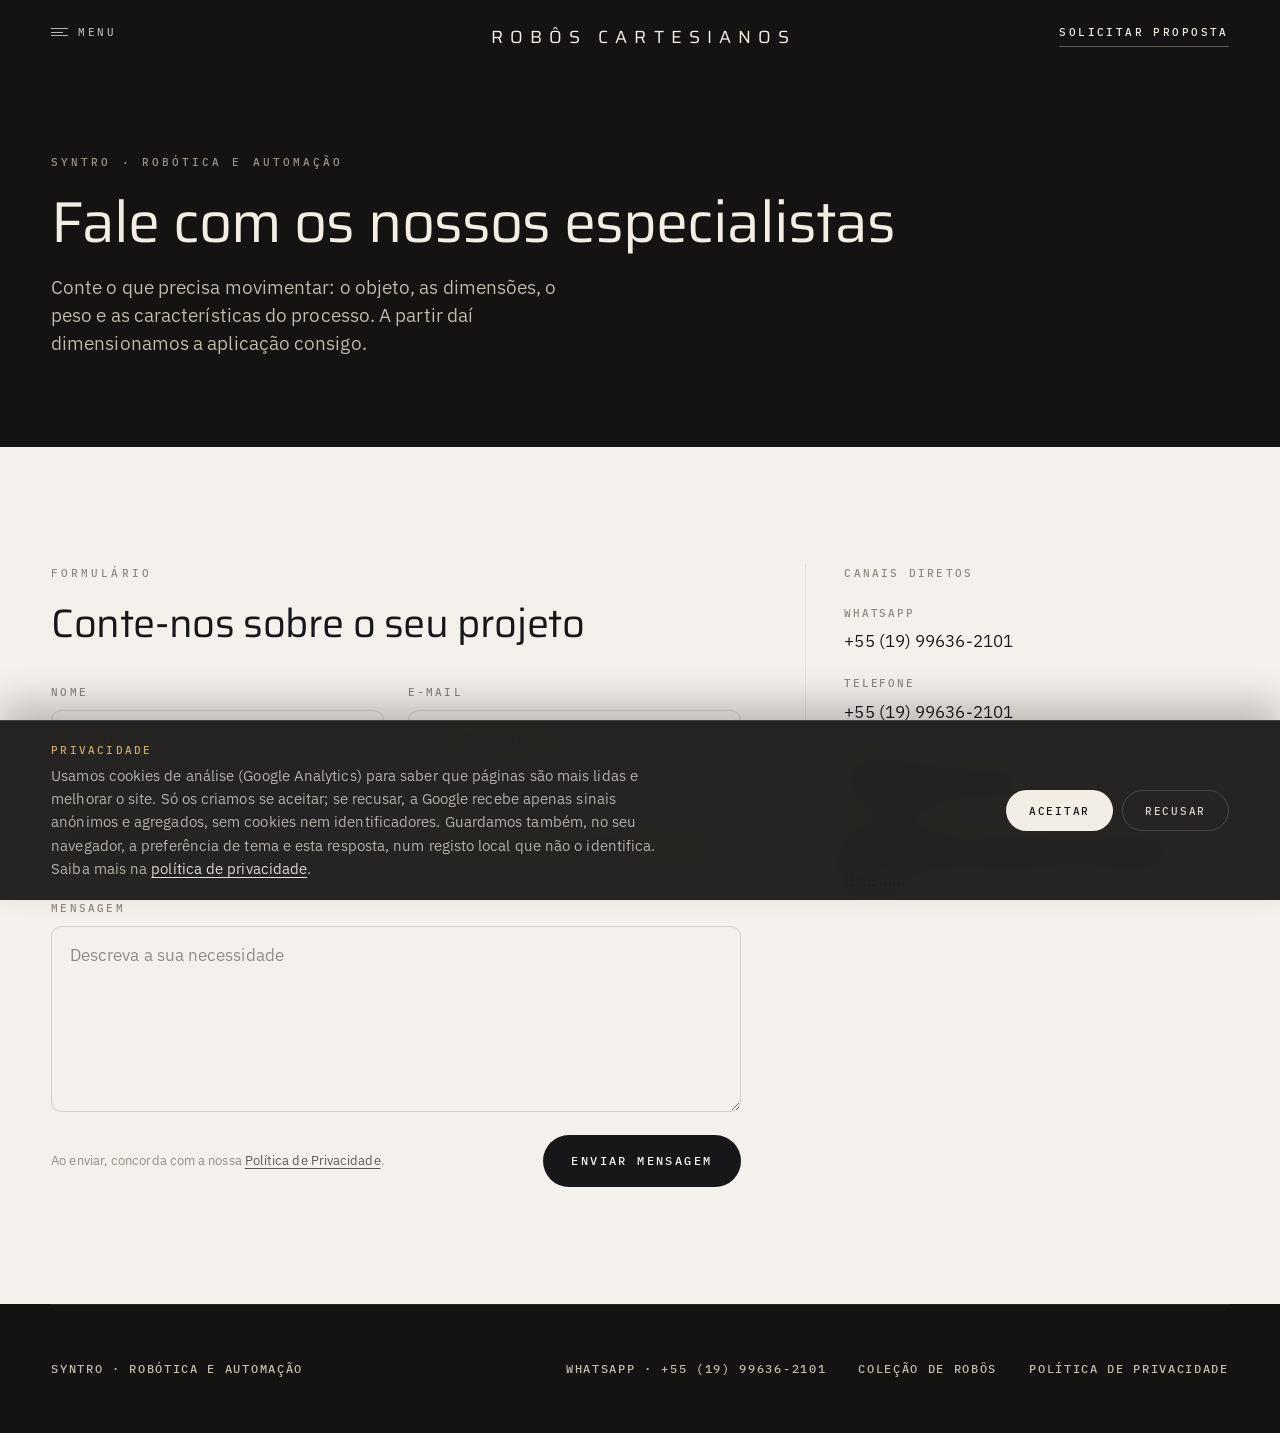
<file: contato/index.html>
<!DOCTYPE html><html lang="pt-BR"> <head><meta charset="utf-8"><meta name="viewport" content="width=device-width, initial-scale=1"><title>Contato · Robôs cartesianos | Syntro</title><meta name="description" content="Fale com a engenharia da Syntro sobre automação com robôs cartesianos. Envie o seu projeto pelo formulário ou fale por WhatsApp, telefone ou e-mail."><!--
      As fotografias do equipamento são o que dá valor ao resultado, por isso
      pede-se a miniatura grande de propósito. A página 404 é a exceção: pede
      para ficar fora das buscas, porque responde a endereços que não existem.
    --><meta name="robots" content="index, follow, max-image-preview:large"><link rel="canonical" href="https://www.robocartesiano.com.br/contato/"><meta name="theme-color" content="#f4f1ec"><meta name="color-scheme" content="light dark"><!--
      Prova ao Search Console que o site é nosso. É a etiqueta que o Google
      pede para a propriedade, e não muda nada para quem visita a página.
    --><meta name="google-site-verification" content="BWQBHNjDC-lFZFpXaguTOU-JXX6SpoKb0j8GQUszXdQ"><meta property="og:type" content="website"><meta property="og:site_name" content="Robôs cartesianos · Syntro"><meta property="og:locale" content="pt_BR"><meta property="og:url" content="https://www.robocartesiano.com.br/contato/"><meta property="og:title" content="Contato · Robôs cartesianos | Syntro"><meta property="og:description" content="Fale com a engenharia da Syntro sobre automação com robôs cartesianos. Envie o seu projeto pelo formulário ou fale por WhatsApp, telefone ou e-mail."><!--
      Sem imagem não há cartão largo: melhor pedir o formato pequeno do que
      entregar um cartão vazio.
    --><meta name="twitter:card" content="summary"><meta name="twitter:title" content="Contato · Robôs cartesianos | Syntro"><meta name="twitter:description" content="Fale com a engenharia da Syntro sobre automação com robôs cartesianos. Envie o seu projeto pelo formulário ou fale por WhatsApp, telefone ou e-mail."><link rel="icon" href="/favicon.ico"><link rel="icon" type="image/svg+xml" href="/favicon.svg"><link rel="apple-touch-icon" href="/apple-touch-icon.png"><link rel="preconnect" href="https://fonts.googleapis.com"><link rel="preconnect" href="https://fonts.gstatic.com" crossorigin><link rel="stylesheet" href="https://fonts.googleapis.com/css2?family=IBM+Plex+Mono:wght@400%3B500&amp;family=IBM+Plex+Sans:wght@100..700&amp;family=Saira:wght@300..600&amp;display=swap"><script type="application/ld+json">{"@context":"https://schema.org","@graph":[{"@type":"Organization","@id":"https://syntro.com.br/#organizacao","name":"Syntro Robótica e Automação","url":"https://syntro.com.br/","logo":"https://www.robocartesiano.com.br/_assets/logo.eD2Bp1Nt.svg"},{"@type":"WebSite","name":"Robôs cartesianos · Syntro","url":"https://www.robocartesiano.com.br/","inLanguage":"pt-BR","publisher":{"@id":"https://syntro.com.br/#organizacao"}}]}</script><!-- Dados estruturados próprios da página — a trilha, por exemplo. --><script type="application/ld+json">{"@context":"https://schema.org","@type":"BreadcrumbList","itemListElement":[{"@type":"ListItem","position":1,"name":"Robôs cartesianos","item":"https://www.robocartesiano.com.br/"},{"@type":"ListItem","position":2,"name":"Contato","item":"https://www.robocartesiano.com.br/contato/"}]}</script><script>
      (function () {
        var root = document.documentElement;
        root.classList.add('js');

        // O tema resolve-se antes da primeira pintura, para não haver clarão.
        // Se a pessoa já escolheu um tema, a escolha vence; caso contrário,
        // o arranque padrão é sempre escuro.
        var saved = null;
        try {
          saved = window.localStorage.getItem('tema');
        } catch (error) {
          saved = null;
        }
        if (saved === 'light' || saved === 'dark') {
          root.dataset.theme = saved;
        } else {
          root.dataset.theme = 'dark';
        }

        var themeMeta = document.querySelector('meta[name="theme-color"]');
        if (themeMeta !== null) {
          themeMeta.setAttribute(
            'content',
            root.dataset.theme === 'dark' ? '#141311' : '#f4f1ec',
          );
        }
      })();
    </script><!--
      Google Analytics com o modo de consentimento. A etiqueta arranca sempre
      — é isso que faz o Google reconhecer a instalação — mas começa com o
      consentimento negado: até alguém aceitar não há cookies nem
      identificadores, e a Google recebe apenas sinais anónimos e agregados.
      Quem sobe o consentimento a concedido é o `consent.ts`, ao ler a
      resposta. O identificador é público: anda no código de qualquer site.
    --><script>
      window.dataLayer = window.dataLayer || [];
      function gtag() {
        dataLayer.push(arguments);
      }
      gtag('consent', 'default', {
        ad_storage: 'denied',
        ad_user_data: 'denied',
        ad_personalization: 'denied',
        analytics_storage: 'denied',
        wait_for_update: 500,
      });
      gtag('js', new Date());
      gtag('config', 'G-L0EZJTVVEL');
    </script><script async src="https://www.googletagmanager.com/gtag/js?id=G-L0EZJTVVEL"></script><link rel="stylesheet" href="/_assets/pagina.B2dgQeyB.css"><link rel="stylesheet" href="/_assets/Base.CLbrkBze.css"><link rel="stylesheet" href="/_assets/contato.Cs34dlw-.css"></head> <body> <!--
      Ligação de salto: a primeira paragem do teclado. Fica escondida até
      receber foco, para não competir com a composição.
    --><a class="skip-link" href="#conteudo">Saltar para o conteúdo</a>  <div class="contato"> <div class="band band--dark"> <header class="site-header"> <!--
    O glifo de três linhas é o mesmo do botão de menu da página inicial, para
    se reconhecer como a mesma porta. Aqui leva à coleção, que vive na página
    inicial — as fichas de cada robô são de lá.
  --><a class="site-header__menu" href="/" aria-label="Menu — coleção de robôs cartesianos"> <span class="site-header__glyph" aria-hidden="true"> <span></span><span></span><span></span> </span> <span class="site-header__menu-label">Menu</span> </a> <a class="site-header__brand" href="/">Robôs cartesianos</a> <a class="site-header__cta" href="https://wa.me/5519996362101?text=Ol%C3%A1!%20Vim%20pelo%20site%20Rob%C3%B4s%20cartesianos%20e%20gostaria%20de%20conversar%20sobre%20um%20projeto%20de%20automa%C3%A7%C3%A3o." target="_blank" rel="noopener noreferrer">Solicitar proposta</a> </header> <div class="band__inner page-hero__inner"> <p class="eyebrow reveal">Syntro · Robótica e Automação</p> <h1 class="page-hero__title reveal">Fale com os nossos especialistas</h1> <p class="page-hero__lead reveal">
Conte o que precisa movimentar: o objeto, as dimensões, o peso e as
          características do processo. A partir daí dimensionamos a aplicação
          consigo.
</p> </div> </div> <main id="conteudo" tabindex="-1"> <section class="band band--light" aria-labelledby="form-title"> <div class="band__inner contato__layout"> <div class="contato__form"> <p class="eyebrow reveal">Formulário</p> <h2 class="section-title reveal" id="form-title">
Conte-nos sobre o seu projeto
</h2> <form class="form" data-contact-form novalidate> <div class="form__row form__row--split"> <div class="field"> <label class="field__label" for="nome">Nome</label> <input class="field__control" id="nome" name="nome" type="text" autocomplete="name" placeholder="Seu nome" required> </div> <div class="field"> <label class="field__label" for="email">E-mail</label> <input class="field__control" id="email" name="email" type="email" autocomplete="email" placeholder="voce@empresa.com" required> </div> </div> <div class="form__row form__row--split"> <div class="field"> <label class="field__label" for="assunto">Assunto</label> <div class="field__select"> <select class="field__control" id="assunto" name="assunto" required> <option>Agendar visita</option> <option>Consulta</option> <option>Orçamento</option> </select> <span class="field__chevron" aria-hidden="true"></span> </div> </div> <div class="field"> <span class="field__label">Resposta</span> <p class="field__control field__control--static">
Enviaremos para <strong>contato@syntro.com.br</strong> </p> </div> </div> <div class="field"> <label class="field__label" for="mensagem">Mensagem</label> <textarea class="field__control field__control--area" id="mensagem" name="mensagem" rows="6" placeholder="Descreva a sua necessidade" required></textarea> </div> <p class="form__feedback" data-form-feedback role="status" aria-live="polite" hidden></p> <div class="form__footer"> <p class="form__note">
Ao enviar, concorda com a nossa
<a href="/privacidade">Política de Privacidade</a>.
</p> <button class="button button--solid form__submit" type="submit" data-form-submit> <span class="form__spinner" aria-hidden="true"></span> <span data-form-submit-label>Enviar mensagem</span> </button> </div> </form> </div> <aside class="contato__channels reveal" aria-labelledby="canais-title"> <h2 class="contato__channels-title" id="canais-title">
Canais diretos
</h2> <ul class="channel-list"> <li class="channel"> <span class="channel__label">WhatsApp</span> <a class="channel__value" href="https://wa.me/5519996362101?text=Ol%C3%A1!%20Vim%20pelo%20site%20Rob%C3%B4s%20cartesianos%20e%20gostaria%20de%20conversar%20sobre%20um%20projeto%20de%20automa%C3%A7%C3%A3o." target="_blank" rel="noopener noreferrer">+55 (19) 99636-2101</a> </li> <li class="channel"> <span class="channel__label">Telefone</span> <a class="channel__value" href="tel:+5519996362101">+55 (19) 99636-2101</a> </li> <li class="channel"> <span class="channel__label">E-mail</span> <a class="channel__value" href="mailto:contato@syntro.com.br">contato@syntro.com.br</a> </li> <li class="channel"> <span class="channel__label">Atendimento</span> <p class="channel__value">
Segunda a sexta, das 8h às 17h, horário de Brasília.
</p> </li> </ul> </aside> </div> </section> </main> <footer class="band band--dark foot"> <div class="band__inner foot__inner"> <p> <a href="https://syntro.com.br/" target="_blank" rel="noopener noreferrer">Syntro · Robótica e Automação</a> </p> <nav class="foot__links" aria-label="Ligações do rodapé"> <a href="https://wa.me/5519996362101?text=Ol%C3%A1!%20Vim%20pelo%20site%20Rob%C3%B4s%20cartesianos%20e%20gostaria%20de%20conversar%20sobre%20um%20projeto%20de%20automa%C3%A7%C3%A3o." target="_blank" rel="noopener noreferrer">WhatsApp · +55 (19) 99636-2101</a> <a href="/">Coleção de robôs</a> <a href="/privacidade">Política de Privacidade</a> </nav> </div> </footer> </div>  <!--
      Aviso de privacidade — a primeira coisa que se lê. Vive aqui, e não numa
      página, para aparecer em todo o site até a pessoa responder. É ele que
      decide se os cookies de análise chegam a ser criados. Começa fechado e é
      o script que o abre, a quem ainda não respondeu.
    --> <section class="consent" data-consent data-state="closed" aria-label="Aviso de privacidade"> <div class="consent__inner"> <div class="consent__text"> <p class="consent__eyebrow">Privacidade</p> <p class="consent__message">
Usamos cookies de análise (Google Analytics) para saber que páginas
            são mais lidas e melhorar o site. Só os criamos se aceitar; se
            recusar, a Google recebe apenas sinais anónimos e agregados, sem
            cookies nem identificadores. Guardamos também, no seu navegador, a
            preferência de tema e esta resposta, num registo local que não o
            identifica. Saiba mais na
<a class="consent__link" href="/privacidade">política de privacidade</a>.
</p> </div> <div class="consent__actions"> <button class="consent__button consent__button--solid" type="button" data-consent-choice="aceite">
Aceitar
</button> <button class="consent__button" type="button" data-consent-choice="recusa">
Recusar
</button> </div> </div> </section> <!--
      Regresso ao topo — fixo no canto inferior direito. Fica só com a seta,
      desenhada com uma borda em CSS, e o que ele faz é dito pela dica, que
      aparece ao apontar. Vive aqui, e não numa página, para o terem todas.
    --> <button class="to-top" type="button" data-to-top data-visible="false" aria-label="Voltar ao topo da página"> <span class="to-top__glyph" aria-hidden="true"></span> <span class="to-top__tip" aria-hidden="true">Voltar ao topo</span> </button> <!-- A primeira janela: o botão aparece quando ela fica para trás. --> <div class="to-top-sentinel" data-to-top-sentinel aria-hidden="true"></div><script type="module">var e=!1;function t(){return e}function n(){e||(e=!0,window.gtag?.(`consent`,`update`,{analytics_storage:`granted`}))}var r=`consentimento`;function i(){try{let e=window.localStorage.getItem(r);return e===`aceite`||e===`recusa`?e:null}catch{return null}}function a(e){try{window.localStorage.setItem(r,e)}catch{}}function o(e){e===`aceite`?n():t()&&window.location.reload()}function s(){let e=document.querySelector(`[data-consent]`);if(e===null)return;let t=i();t===null?e.dataset.state=`open`:o(t),e.addEventListener(`click`,t=>{let n=t.target;if(!(n instanceof Element))return;let r=n.closest(`[data-consent-choice]`);if(r===null)return;let i=r.dataset.consentChoice===`recusa`?`recusa`:`aceite`;a(i),o(i),e.dataset.state=`closed`}),document.querySelector(`[data-consent-open]`)?.addEventListener(`click`,()=>{e.dataset.state=`open`,e.querySelector(`[data-consent-choice]`)?.focus()})}var c=`[data-to-top]`,l=`[data-to-top-sentinel]`;function u(){let e=document.querySelector(c),t=document.querySelector(l);e!==null&&t!==null&&(new IntersectionObserver(t=>{for(let n of t)e.dataset.visible=n.isIntersecting?`false`:`true`}).observe(t),e.addEventListener(`click`,()=>{window.scrollTo({top:0})}))}s(),u();</script> </body> </html><script type="module" src="/_assets/contato.astro_astro_type_script_index_0_lang.CJRJRuUW.js"></script>
</file>
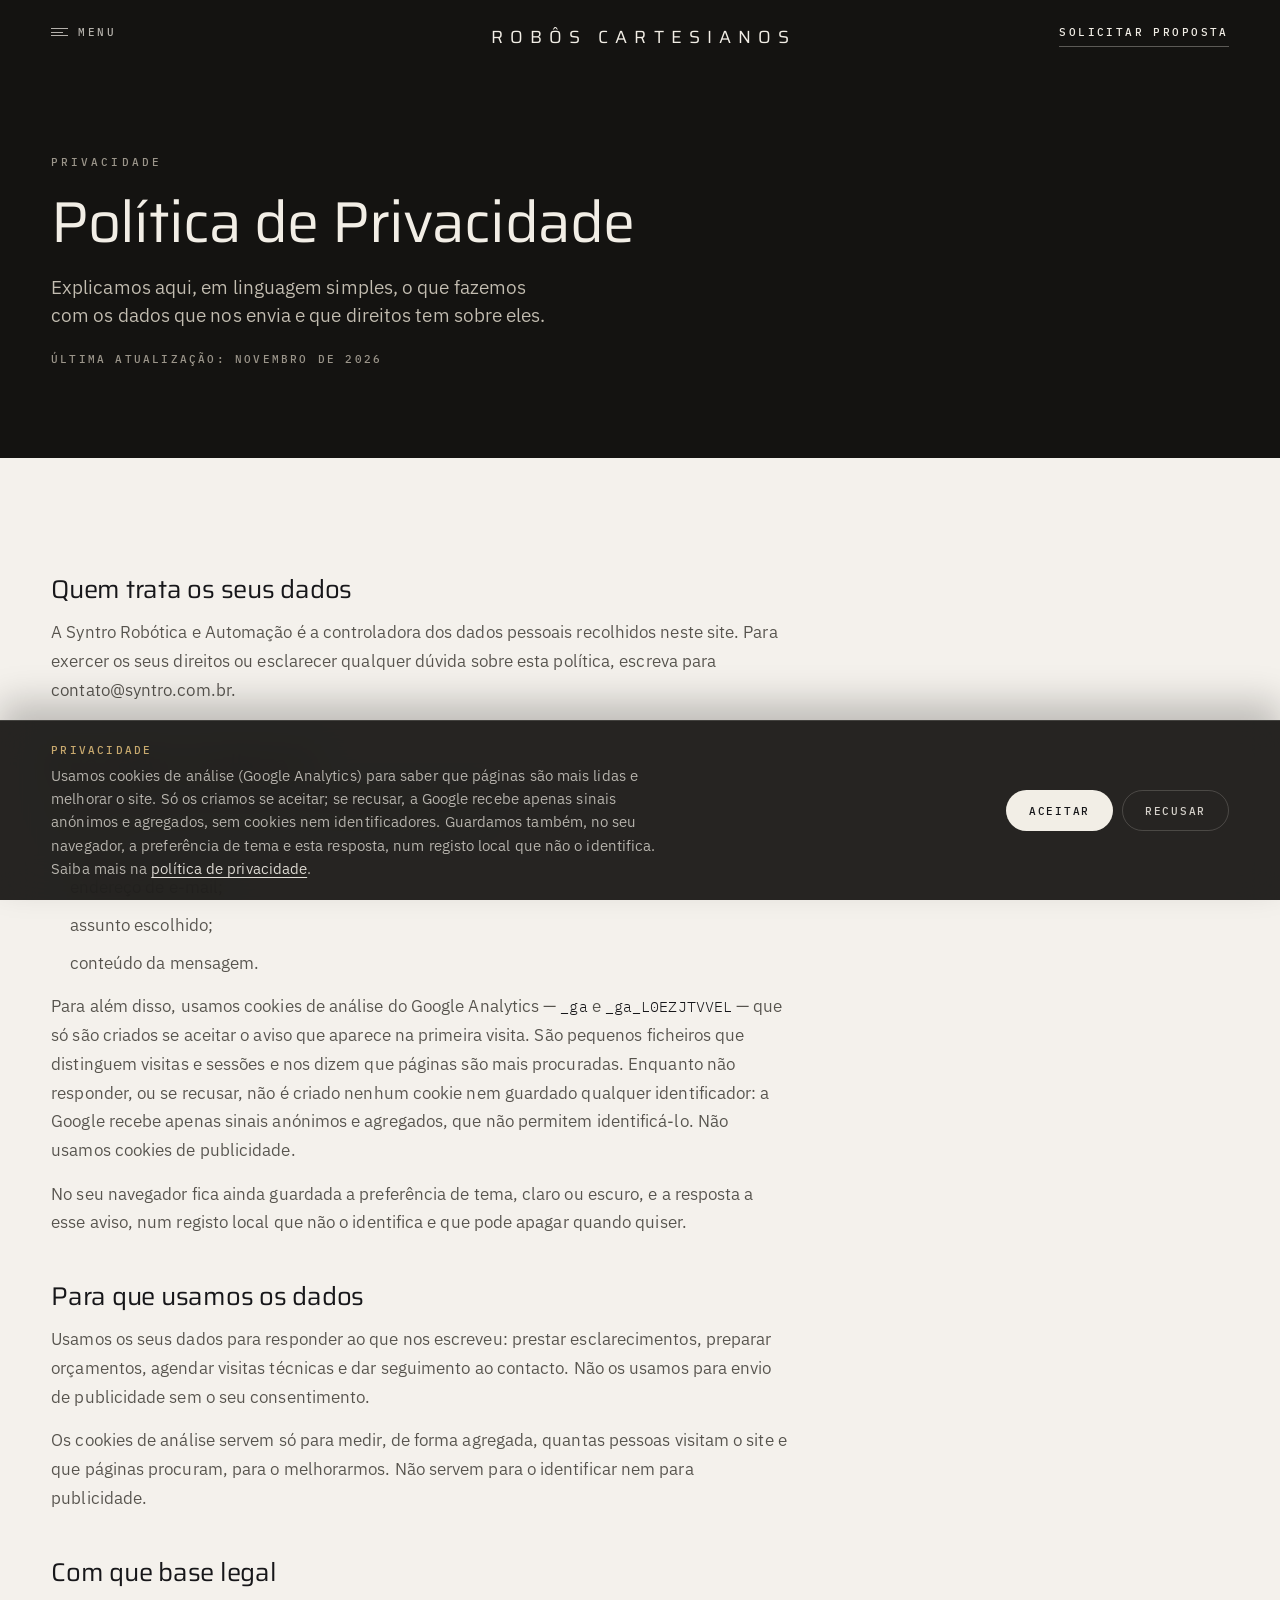
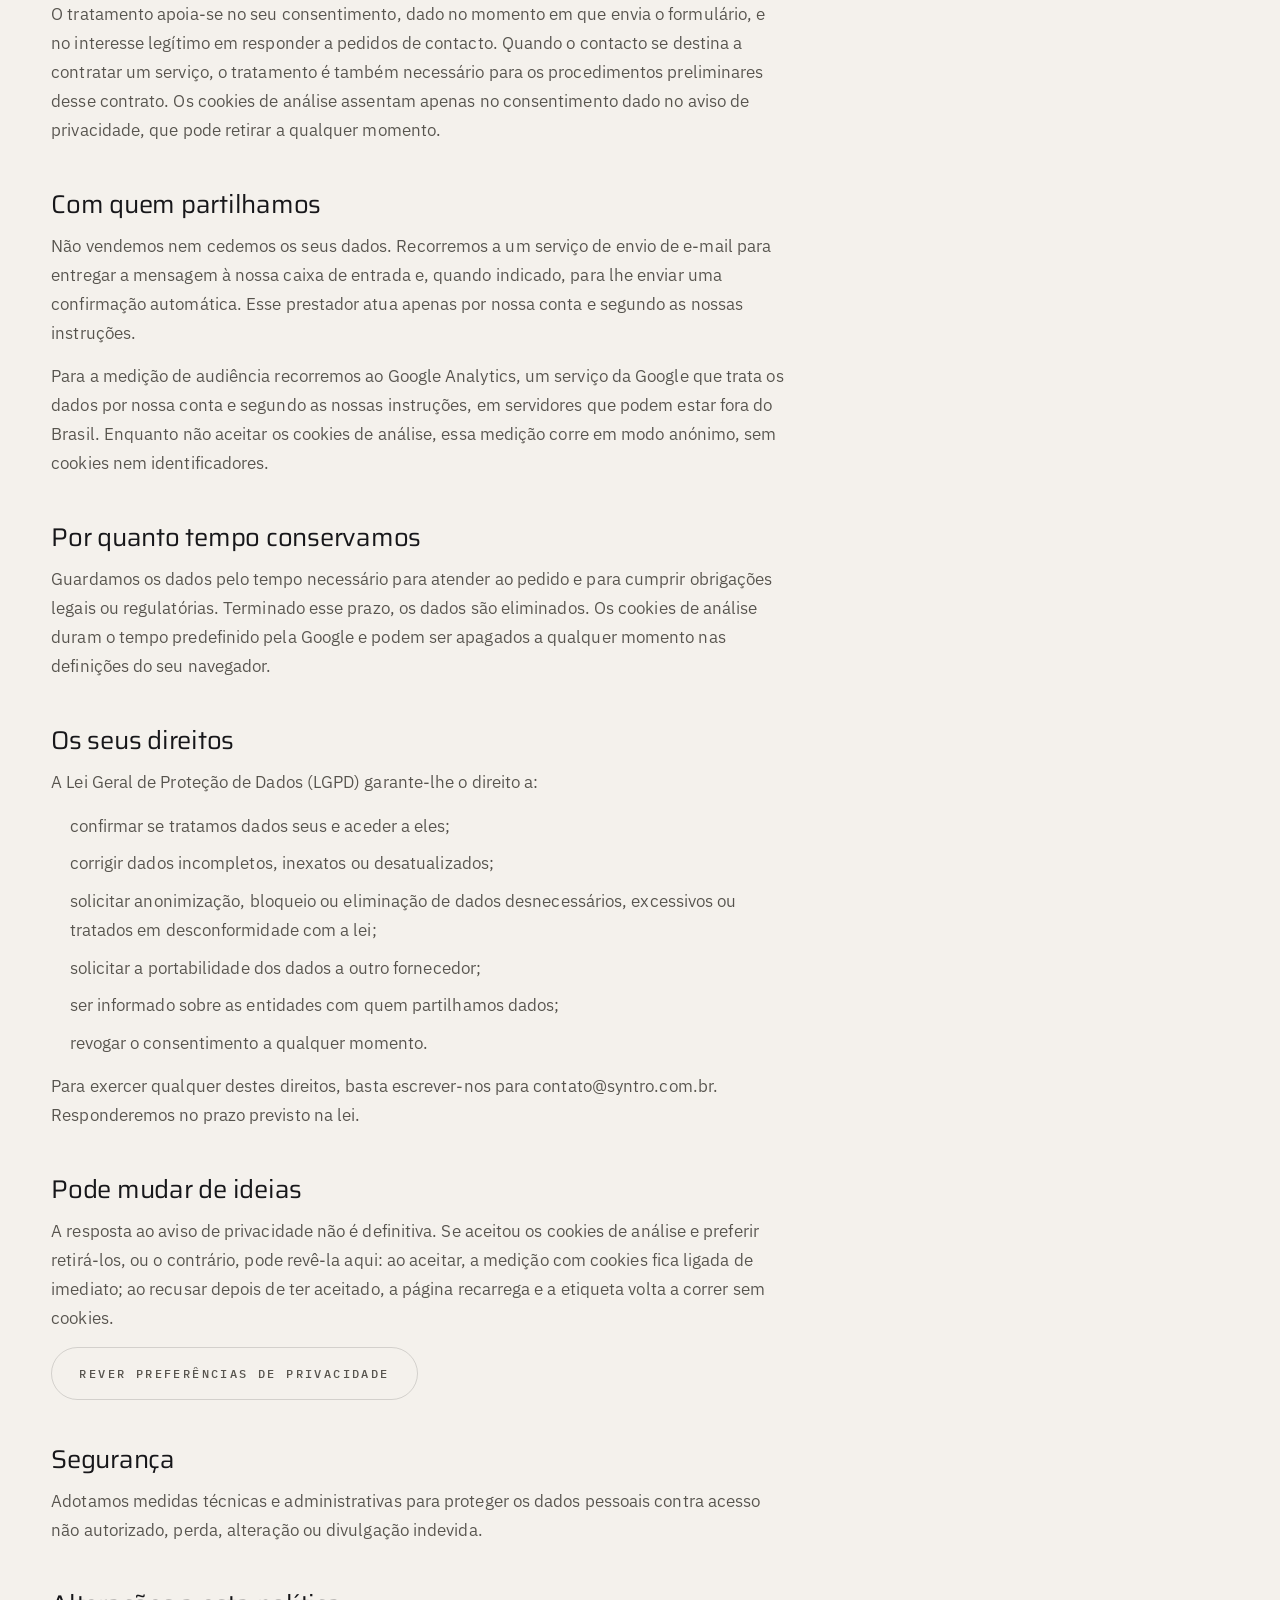
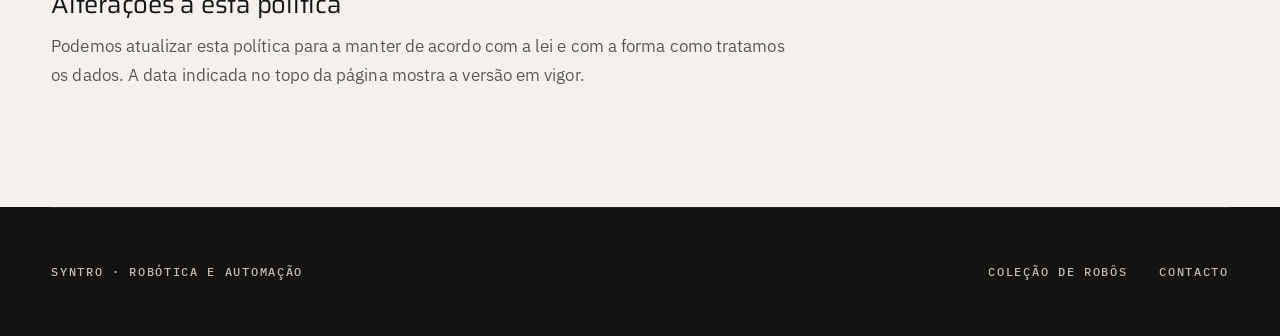
<file: privacidade/index.html>
<!DOCTYPE html><html lang="pt-BR"> <head><meta charset="utf-8"><meta name="viewport" content="width=device-width, initial-scale=1"><title>Política de Privacidade · Robôs cartesianos | Syntro</title><meta name="description" content="Como a Syntro trata os dados do site dos robôs cartesianos: o formulário de contacto, os cookies de análise do Google Analytics, a base legal, a partilha, a conservação e os direitos previstos na LGPD."><!--
      As fotografias do equipamento são o que dá valor ao resultado, por isso
      pede-se a miniatura grande de propósito. A página 404 é a exceção: pede
      para ficar fora das buscas, porque responde a endereços que não existem.
    --><meta name="robots" content="index, follow, max-image-preview:large"><link rel="canonical" href="https://www.robocartesiano.com.br/privacidade/"><meta name="theme-color" content="#f4f1ec"><meta name="color-scheme" content="light dark"><!--
      Prova ao Search Console que o site é nosso. É a etiqueta que o Google
      pede para a propriedade, e não muda nada para quem visita a página.
    --><meta name="google-site-verification" content="BWQBHNjDC-lFZFpXaguTOU-JXX6SpoKb0j8GQUszXdQ"><meta property="og:type" content="website"><meta property="og:site_name" content="Robôs cartesianos · Syntro"><meta property="og:locale" content="pt_BR"><meta property="og:url" content="https://www.robocartesiano.com.br/privacidade/"><meta property="og:title" content="Política de Privacidade · Robôs cartesianos | Syntro"><meta property="og:description" content="Como a Syntro trata os dados do site dos robôs cartesianos: o formulário de contacto, os cookies de análise do Google Analytics, a base legal, a partilha, a conservação e os direitos previstos na LGPD."><!--
      Sem imagem não há cartão largo: melhor pedir o formato pequeno do que
      entregar um cartão vazio.
    --><meta name="twitter:card" content="summary"><meta name="twitter:title" content="Política de Privacidade · Robôs cartesianos | Syntro"><meta name="twitter:description" content="Como a Syntro trata os dados do site dos robôs cartesianos: o formulário de contacto, os cookies de análise do Google Analytics, a base legal, a partilha, a conservação e os direitos previstos na LGPD."><link rel="icon" href="/favicon.ico"><link rel="icon" type="image/svg+xml" href="/favicon.svg"><link rel="apple-touch-icon" href="/apple-touch-icon.png"><link rel="preconnect" href="https://fonts.googleapis.com"><link rel="preconnect" href="https://fonts.gstatic.com" crossorigin><link rel="stylesheet" href="https://fonts.googleapis.com/css2?family=IBM+Plex+Mono:wght@400%3B500&amp;family=IBM+Plex+Sans:wght@100..700&amp;family=Saira:wght@300..600&amp;display=swap"><script type="application/ld+json">{"@context":"https://schema.org","@graph":[{"@type":"Organization","@id":"https://syntro.com.br/#organizacao","name":"Syntro Robótica e Automação","url":"https://syntro.com.br/","logo":"https://www.robocartesiano.com.br/_assets/logo.eD2Bp1Nt.svg"},{"@type":"WebSite","name":"Robôs cartesianos · Syntro","url":"https://www.robocartesiano.com.br/","inLanguage":"pt-BR","publisher":{"@id":"https://syntro.com.br/#organizacao"}}]}</script><!-- Dados estruturados próprios da página — a trilha, por exemplo. --><script type="application/ld+json">{"@context":"https://schema.org","@type":"BreadcrumbList","itemListElement":[{"@type":"ListItem","position":1,"name":"Robôs cartesianos","item":"https://www.robocartesiano.com.br/"},{"@type":"ListItem","position":2,"name":"Política de Privacidade","item":"https://www.robocartesiano.com.br/privacidade/"}]}</script><script>
      (function () {
        var root = document.documentElement;
        root.classList.add('js');

        // O tema resolve-se antes da primeira pintura, para não haver clarão.
        // Se a pessoa já escolheu um tema, a escolha vence; caso contrário,
        // o arranque padrão é sempre escuro.
        var saved = null;
        try {
          saved = window.localStorage.getItem('tema');
        } catch (error) {
          saved = null;
        }
        if (saved === 'light' || saved === 'dark') {
          root.dataset.theme = saved;
        } else {
          root.dataset.theme = 'dark';
        }

        var themeMeta = document.querySelector('meta[name="theme-color"]');
        if (themeMeta !== null) {
          themeMeta.setAttribute(
            'content',
            root.dataset.theme === 'dark' ? '#141311' : '#f4f1ec',
          );
        }
      })();
    </script><!--
      Google Analytics com o modo de consentimento. A etiqueta arranca sempre
      — é isso que faz o Google reconhecer a instalação — mas começa com o
      consentimento negado: até alguém aceitar não há cookies nem
      identificadores, e a Google recebe apenas sinais anónimos e agregados.
      Quem sobe o consentimento a concedido é o `consent.ts`, ao ler a
      resposta. O identificador é público: anda no código de qualquer site.
    --><script>
      window.dataLayer = window.dataLayer || [];
      function gtag() {
        dataLayer.push(arguments);
      }
      gtag('consent', 'default', {
        ad_storage: 'denied',
        ad_user_data: 'denied',
        ad_personalization: 'denied',
        analytics_storage: 'denied',
        wait_for_update: 500,
      });
      gtag('js', new Date());
      gtag('config', 'G-L0EZJTVVEL');
    </script><script async src="https://www.googletagmanager.com/gtag/js?id=G-L0EZJTVVEL"></script><link rel="stylesheet" href="/_assets/pagina.B2dgQeyB.css"><link rel="stylesheet" href="/_assets/Base.CLbrkBze.css"></head> <body> <!--
      Ligação de salto: a primeira paragem do teclado. Fica escondida até
      receber foco, para não competir com a composição.
    --><a class="skip-link" href="#conteudo">Saltar para o conteúdo</a>  <div class="privacidade"> <div class="band band--dark"> <header class="site-header"> <!--
    O glifo de três linhas é o mesmo do botão de menu da página inicial, para
    se reconhecer como a mesma porta. Aqui leva à coleção, que vive na página
    inicial — as fichas de cada robô são de lá.
  --><a class="site-header__menu" href="/" aria-label="Menu — coleção de robôs cartesianos"> <span class="site-header__glyph" aria-hidden="true"> <span></span><span></span><span></span> </span> <span class="site-header__menu-label">Menu</span> </a> <a class="site-header__brand" href="/">Robôs cartesianos</a> <a class="site-header__cta" href="https://wa.me/5519996362101?text=Ol%C3%A1!%20Vim%20pelo%20site%20Rob%C3%B4s%20cartesianos%20e%20gostaria%20de%20conversar%20sobre%20um%20projeto%20de%20automa%C3%A7%C3%A3o." target="_blank" rel="noopener noreferrer">Solicitar proposta</a> </header> <div class="band__inner page-hero__inner"> <p class="eyebrow reveal">Privacidade</p> <h1 class="page-hero__title reveal">Política de Privacidade</h1> <p class="page-hero__lead reveal">
Explicamos aqui, em linguagem simples, o que fazemos com os dados que
          nos envia e que direitos tem sobre eles.
</p> <p class="legal__updated reveal">Última atualização: novembro de 2026</p> </div> </div> <main id="conteudo" tabindex="-1"> <section class="band band--light" aria-labelledby="privacidade-titulo"> <div class="band__inner legal__inner"> <div class="legal__block"> <h2 class="section-title" id="privacidade-titulo">
Quem trata os seus dados
</h2> <p class="section-text">
A Syntro Robótica e Automação é a controladora dos dados pessoais
              recolhidos neste site. Para exercer os seus direitos ou
              esclarecer qualquer dúvida sobre esta política, escreva para
<a href="mailto:contato@syntro.com.br">contato@syntro.com.br</a>.
</p> </div> <div class="legal__block"> <h2 class="section-title">Que dados recolhemos</h2> <p class="section-text">
Apenas os dados que escreve no formulário de contacto:
</p> <ul class="legal__list"> <li>nome;</li> <li>endereço de e-mail;</li> <li>assunto escolhido;</li> <li>conteúdo da mensagem.</li> </ul> <p class="section-text">
Para além disso, usamos cookies de análise do Google Analytics
              — <code>_ga</code> e <code>_ga_L0EZJTVVEL</code> — que só são
              criados se aceitar o aviso que aparece na primeira visita. São
              pequenos ficheiros que distinguem visitas e sessões e nos dizem
              que páginas são mais procuradas. Enquanto não responder, ou se
              recusar, não é criado nenhum cookie nem guardado qualquer
              identificador: a Google recebe apenas sinais anónimos e
              agregados, que não permitem identificá-lo. Não usamos cookies de
              publicidade.
</p> <p class="section-text">
No seu navegador fica ainda guardada a preferência de tema,
              claro ou escuro, e a resposta a esse aviso, num registo local
              que não o identifica e que pode apagar quando quiser.
</p> </div> <div class="legal__block"> <h2 class="section-title">Para que usamos os dados</h2> <p class="section-text">
Usamos os seus dados para responder ao que nos escreveu: prestar
              esclarecimentos, preparar orçamentos, agendar visitas técnicas e
              dar seguimento ao contacto. Não os usamos para envio de
              publicidade sem o seu consentimento.
</p> <p class="section-text">
Os cookies de análise servem só para medir, de forma agregada,
              quantas pessoas visitam o site e que páginas procuram, para o
              melhorarmos. Não servem para o identificar nem para publicidade.
</p> </div> <div class="legal__block"> <h2 class="section-title">Com que base legal</h2> <p class="section-text">
O tratamento apoia-se no seu consentimento, dado no momento em
              que envia o formulário, e no interesse legítimo em responder a
              pedidos de contacto. Quando o contacto se destina a contratar um
              serviço, o tratamento é também necessário para os procedimentos
              preliminares desse contrato. Os cookies de análise assentam
              apenas no consentimento dado no aviso de privacidade, que pode
              retirar a qualquer momento.
</p> </div> <div class="legal__block"> <h2 class="section-title">Com quem partilhamos</h2> <p class="section-text">
Não vendemos nem cedemos os seus dados. Recorremos a um serviço
              de envio de e-mail para entregar a mensagem à nossa caixa de
              entrada e, quando indicado, para lhe enviar uma confirmação
              automática. Esse prestador atua apenas por nossa conta e segundo
              as nossas instruções.
</p> <p class="section-text">
Para a medição de audiência recorremos ao Google Analytics, um
              serviço da Google que trata os dados por nossa conta e segundo
              as nossas instruções, em servidores que podem estar fora do
              Brasil. Enquanto não aceitar os cookies de análise, essa medição
              corre em modo anónimo, sem cookies nem identificadores.
</p> </div> <div class="legal__block"> <h2 class="section-title">Por quanto tempo conservamos</h2> <p class="section-text">
Guardamos os dados pelo tempo necessário para atender ao pedido e
              para cumprir obrigações legais ou regulatórias. Terminado esse
              prazo, os dados são eliminados. Os cookies de análise duram o
              tempo predefinido pela Google e podem ser apagados a qualquer
              momento nas definições do seu navegador.
</p> </div> <div class="legal__block"> <h2 class="section-title">Os seus direitos</h2> <p class="section-text">
A Lei Geral de Proteção de Dados (LGPD) garante-lhe o direito a:
</p> <ul class="legal__list"> <li>confirmar se tratamos dados seus e aceder a eles;</li> <li>corrigir dados incompletos, inexatos ou desatualizados;</li> <li>solicitar anonimização, bloqueio ou eliminação de dados
                desnecessários, excessivos ou tratados em desconformidade com a
                lei;</li> <li>solicitar a portabilidade dos dados a outro fornecedor;</li> <li>ser informado sobre as entidades com quem partilhamos dados;</li> <li>revogar o consentimento a qualquer momento.</li> </ul> <p class="section-text">
Para exercer qualquer destes direitos, basta escrever-nos para
<a href="mailto:contato@syntro.com.br">contato@syntro.com.br</a>. Responderemos no prazo
              previsto na lei.
</p> </div> <div class="legal__block"> <h2 class="section-title">Pode mudar de ideias</h2> <p class="section-text">
A resposta ao aviso de privacidade não é definitiva. Se aceitou
              os cookies de análise e preferir retirá-los, ou o contrário,
              pode revê-la aqui: ao aceitar, a medição com cookies fica ligada
              de imediato; ao recusar depois de ter aceitado, a página
              recarrega e a etiqueta volta a correr sem cookies.
</p> <p class="legal__actions"> <button class="button button--ghost" type="button" data-consent-open>
Rever preferências de privacidade
</button> </p> </div> <div class="legal__block"> <h2 class="section-title">Segurança</h2> <p class="section-text">
Adotamos medidas técnicas e administrativas para proteger os
              dados pessoais contra acesso não autorizado, perda, alteração ou
              divulgação indevida.
</p> </div> <div class="legal__block"> <h2 class="section-title">Alterações a esta política</h2> <p class="section-text">
Podemos atualizar esta política para a manter de acordo com a
              lei e com a forma como tratamos os dados. A data indicada no
              topo da página mostra a versão em vigor.
</p> </div> </div> </section> </main> <footer class="band band--dark foot"> <div class="band__inner foot__inner"> <p> <a href="https://syntro.com.br/" target="_blank" rel="noopener noreferrer">Syntro · Robótica e Automação</a> </p> <nav class="foot__links" aria-label="Ligações do rodapé"> <a href="/">Coleção de robôs</a> <a href="/contato">Contacto</a> </nav> </div> </footer> </div>  <!--
      Aviso de privacidade — a primeira coisa que se lê. Vive aqui, e não numa
      página, para aparecer em todo o site até a pessoa responder. É ele que
      decide se os cookies de análise chegam a ser criados. Começa fechado e é
      o script que o abre, a quem ainda não respondeu.
    --> <section class="consent" data-consent data-state="closed" aria-label="Aviso de privacidade"> <div class="consent__inner"> <div class="consent__text"> <p class="consent__eyebrow">Privacidade</p> <p class="consent__message">
Usamos cookies de análise (Google Analytics) para saber que páginas
            são mais lidas e melhorar o site. Só os criamos se aceitar; se
            recusar, a Google recebe apenas sinais anónimos e agregados, sem
            cookies nem identificadores. Guardamos também, no seu navegador, a
            preferência de tema e esta resposta, num registo local que não o
            identifica. Saiba mais na
<a class="consent__link" href="/privacidade">política de privacidade</a>.
</p> </div> <div class="consent__actions"> <button class="consent__button consent__button--solid" type="button" data-consent-choice="aceite">
Aceitar
</button> <button class="consent__button" type="button" data-consent-choice="recusa">
Recusar
</button> </div> </div> </section> <!--
      Regresso ao topo — fixo no canto inferior direito. Fica só com a seta,
      desenhada com uma borda em CSS, e o que ele faz é dito pela dica, que
      aparece ao apontar. Vive aqui, e não numa página, para o terem todas.
    --> <button class="to-top" type="button" data-to-top data-visible="false" aria-label="Voltar ao topo da página"> <span class="to-top__glyph" aria-hidden="true"></span> <span class="to-top__tip" aria-hidden="true">Voltar ao topo</span> </button> <!-- A primeira janela: o botão aparece quando ela fica para trás. --> <div class="to-top-sentinel" data-to-top-sentinel aria-hidden="true"></div><script type="module">var e=!1;function t(){return e}function n(){e||(e=!0,window.gtag?.(`consent`,`update`,{analytics_storage:`granted`}))}var r=`consentimento`;function i(){try{let e=window.localStorage.getItem(r);return e===`aceite`||e===`recusa`?e:null}catch{return null}}function a(e){try{window.localStorage.setItem(r,e)}catch{}}function o(e){e===`aceite`?n():t()&&window.location.reload()}function s(){let e=document.querySelector(`[data-consent]`);if(e===null)return;let t=i();t===null?e.dataset.state=`open`:o(t),e.addEventListener(`click`,t=>{let n=t.target;if(!(n instanceof Element))return;let r=n.closest(`[data-consent-choice]`);if(r===null)return;let i=r.dataset.consentChoice===`recusa`?`recusa`:`aceite`;a(i),o(i),e.dataset.state=`closed`}),document.querySelector(`[data-consent-open]`)?.addEventListener(`click`,()=>{e.dataset.state=`open`,e.querySelector(`[data-consent-choice]`)?.focus()})}var c=`[data-to-top]`,l=`[data-to-top-sentinel]`;function u(){let e=document.querySelector(c),t=document.querySelector(l);e!==null&&t!==null&&(new IntersectionObserver(t=>{for(let n of t)e.dataset.visible=n.isIntersecting?`false`:`true`}).observe(t),e.addEventListener(`click`,()=>{window.scrollTo({top:0})}))}s(),u();</script> </body> </html><script type="module" src="/_assets/privacidade.astro_astro_type_script_index_0_lang.Chd7ewKq.js"></script>
</file>
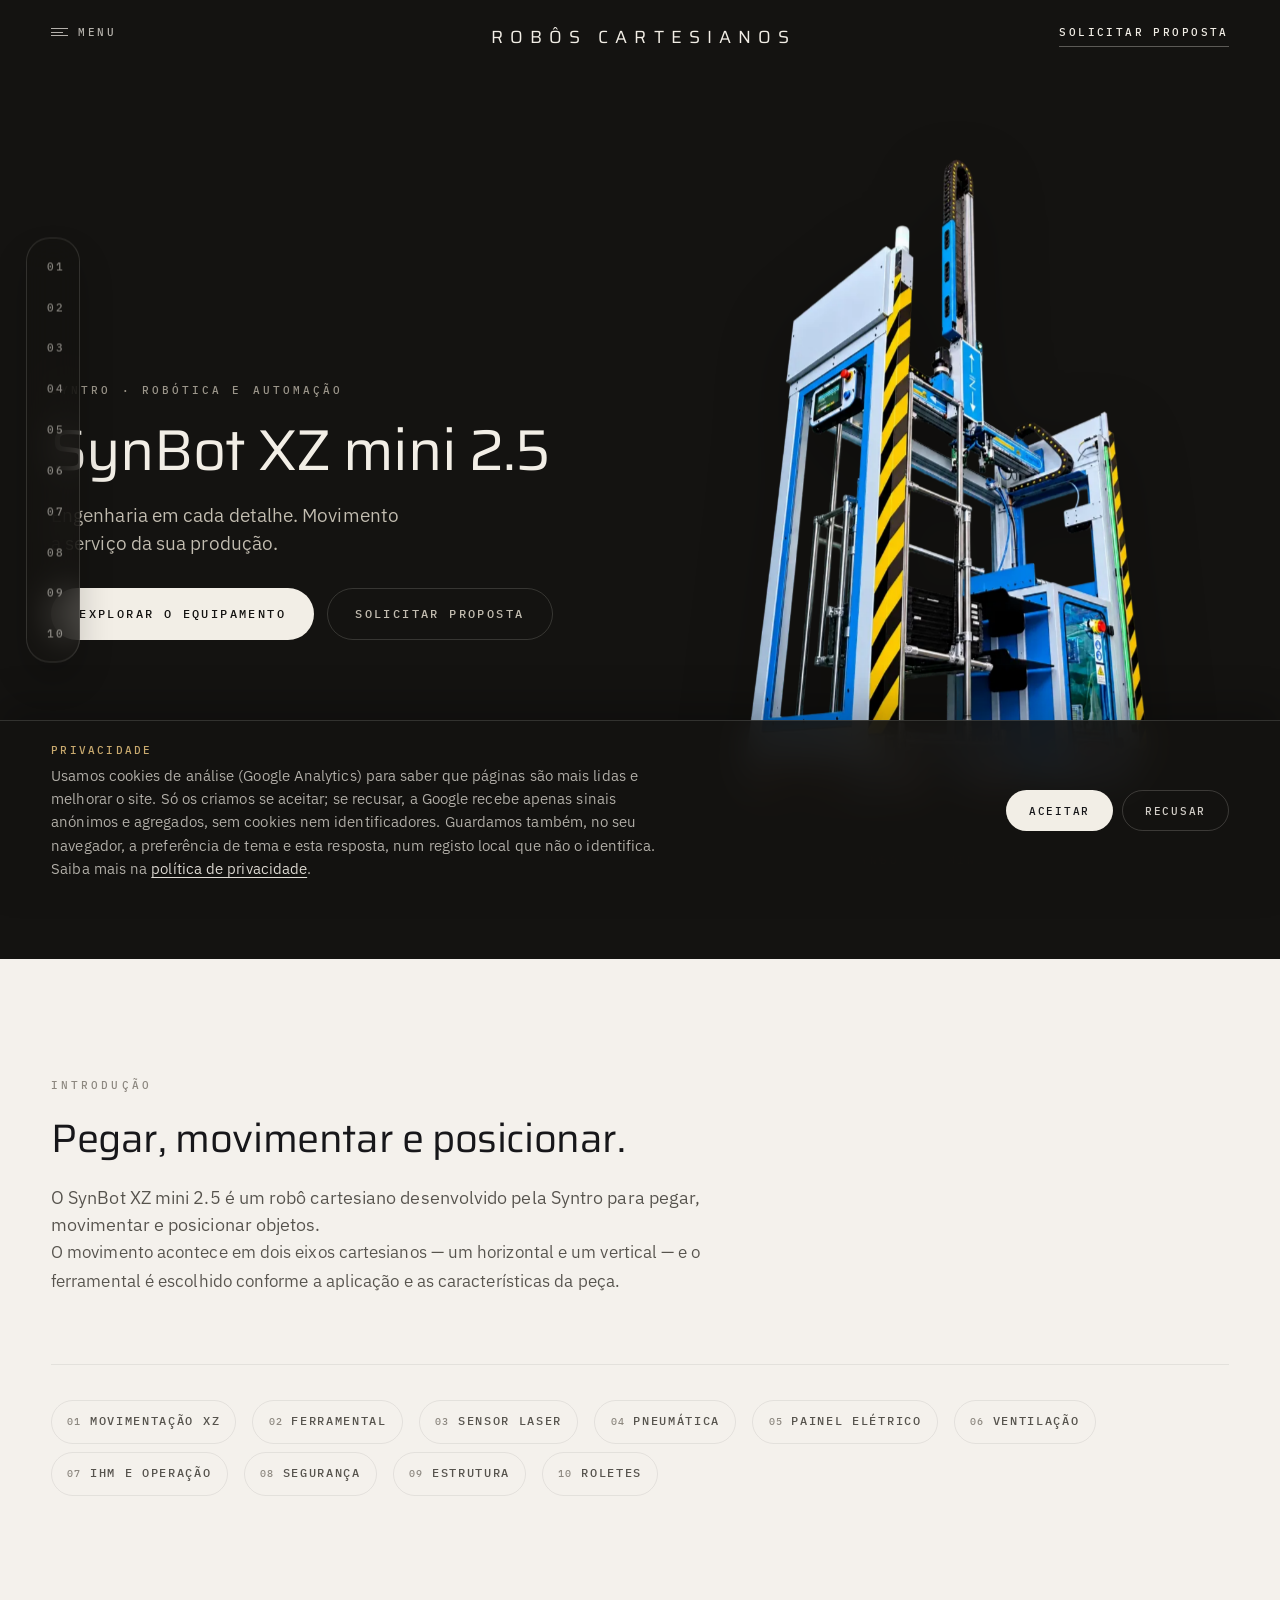
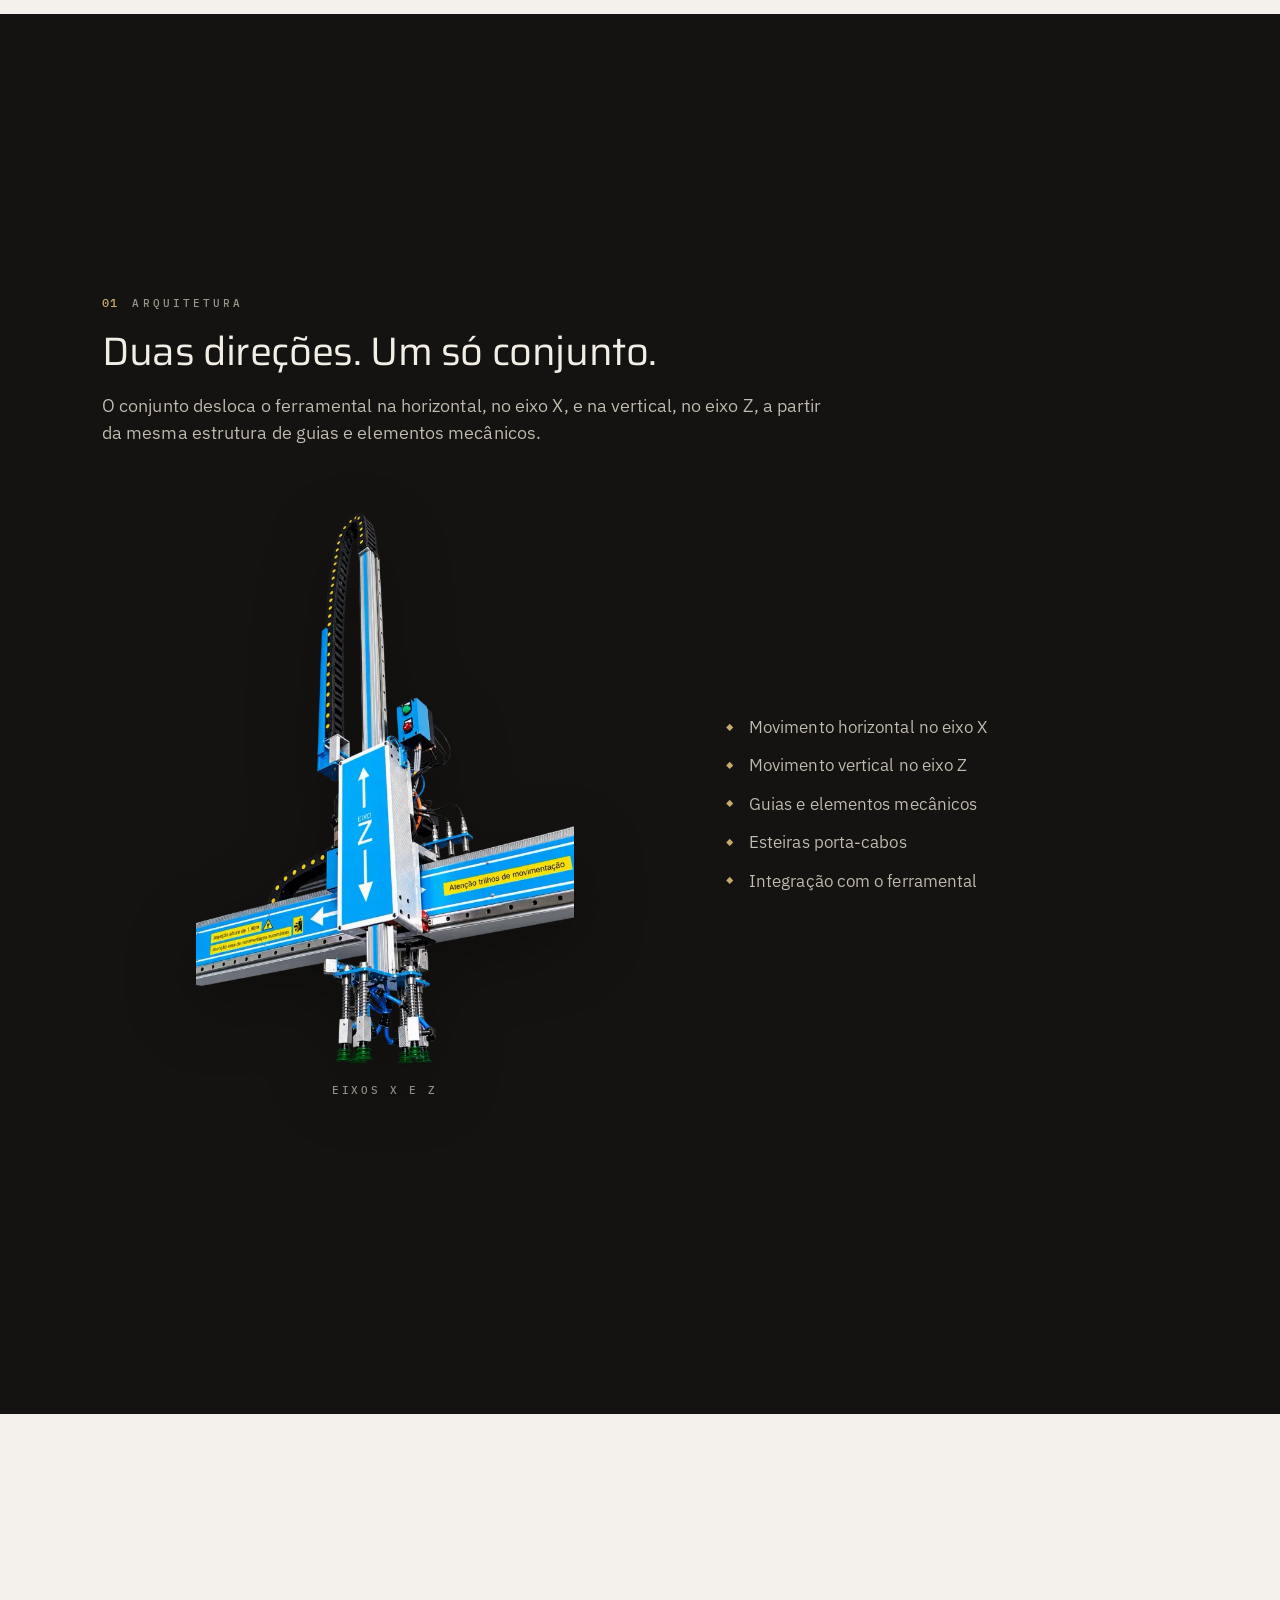
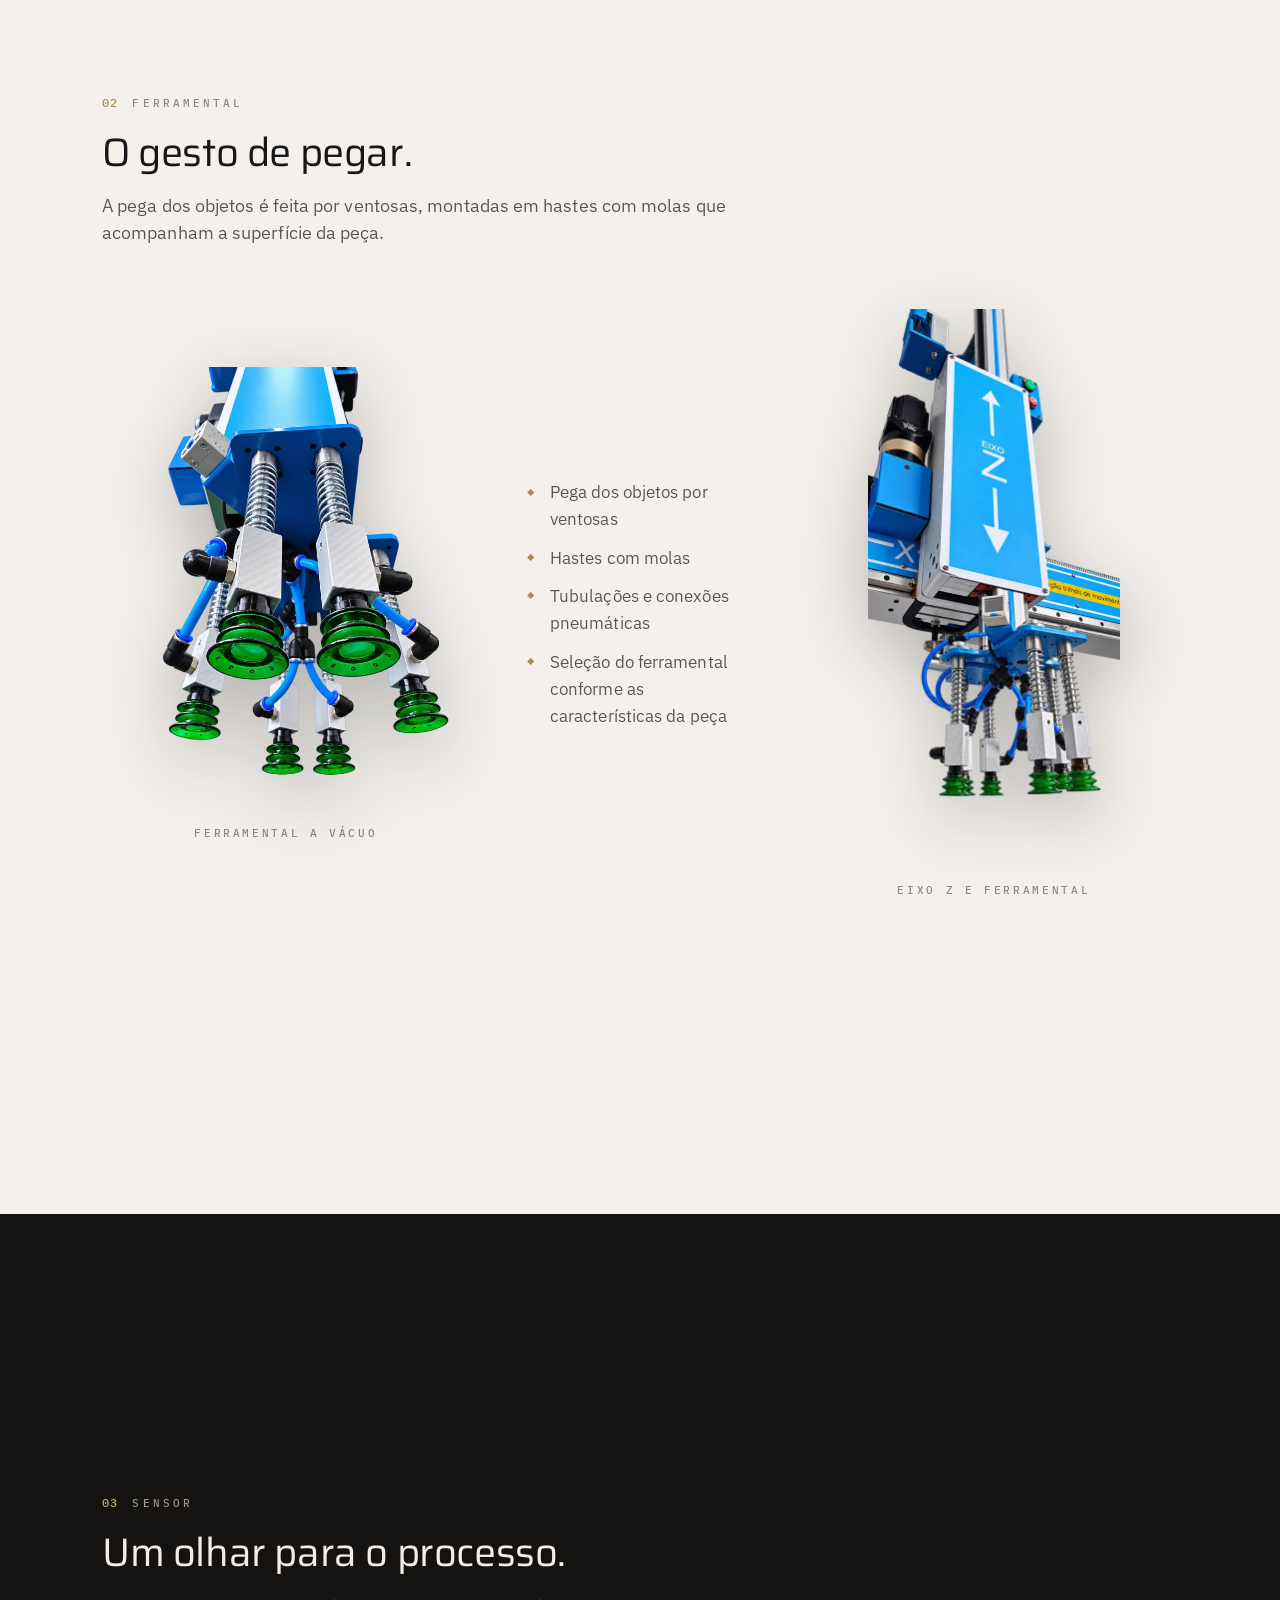
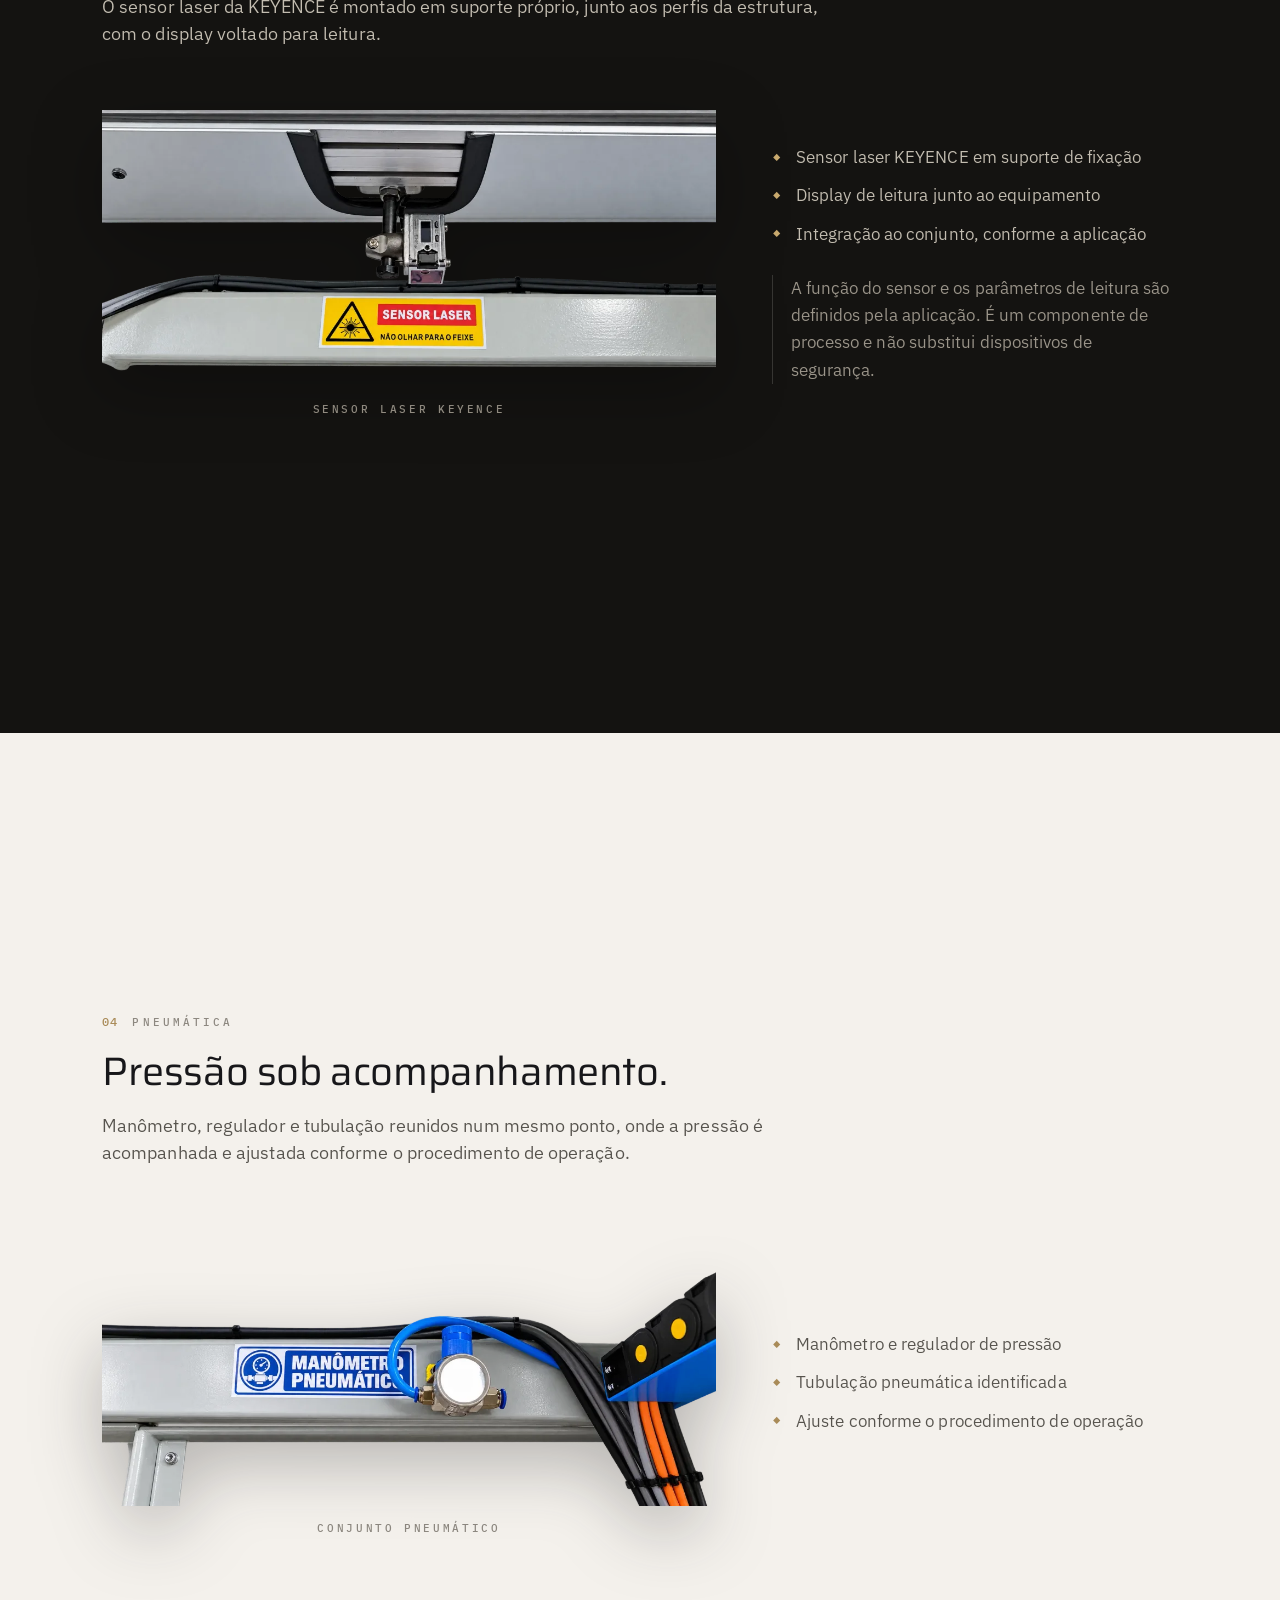
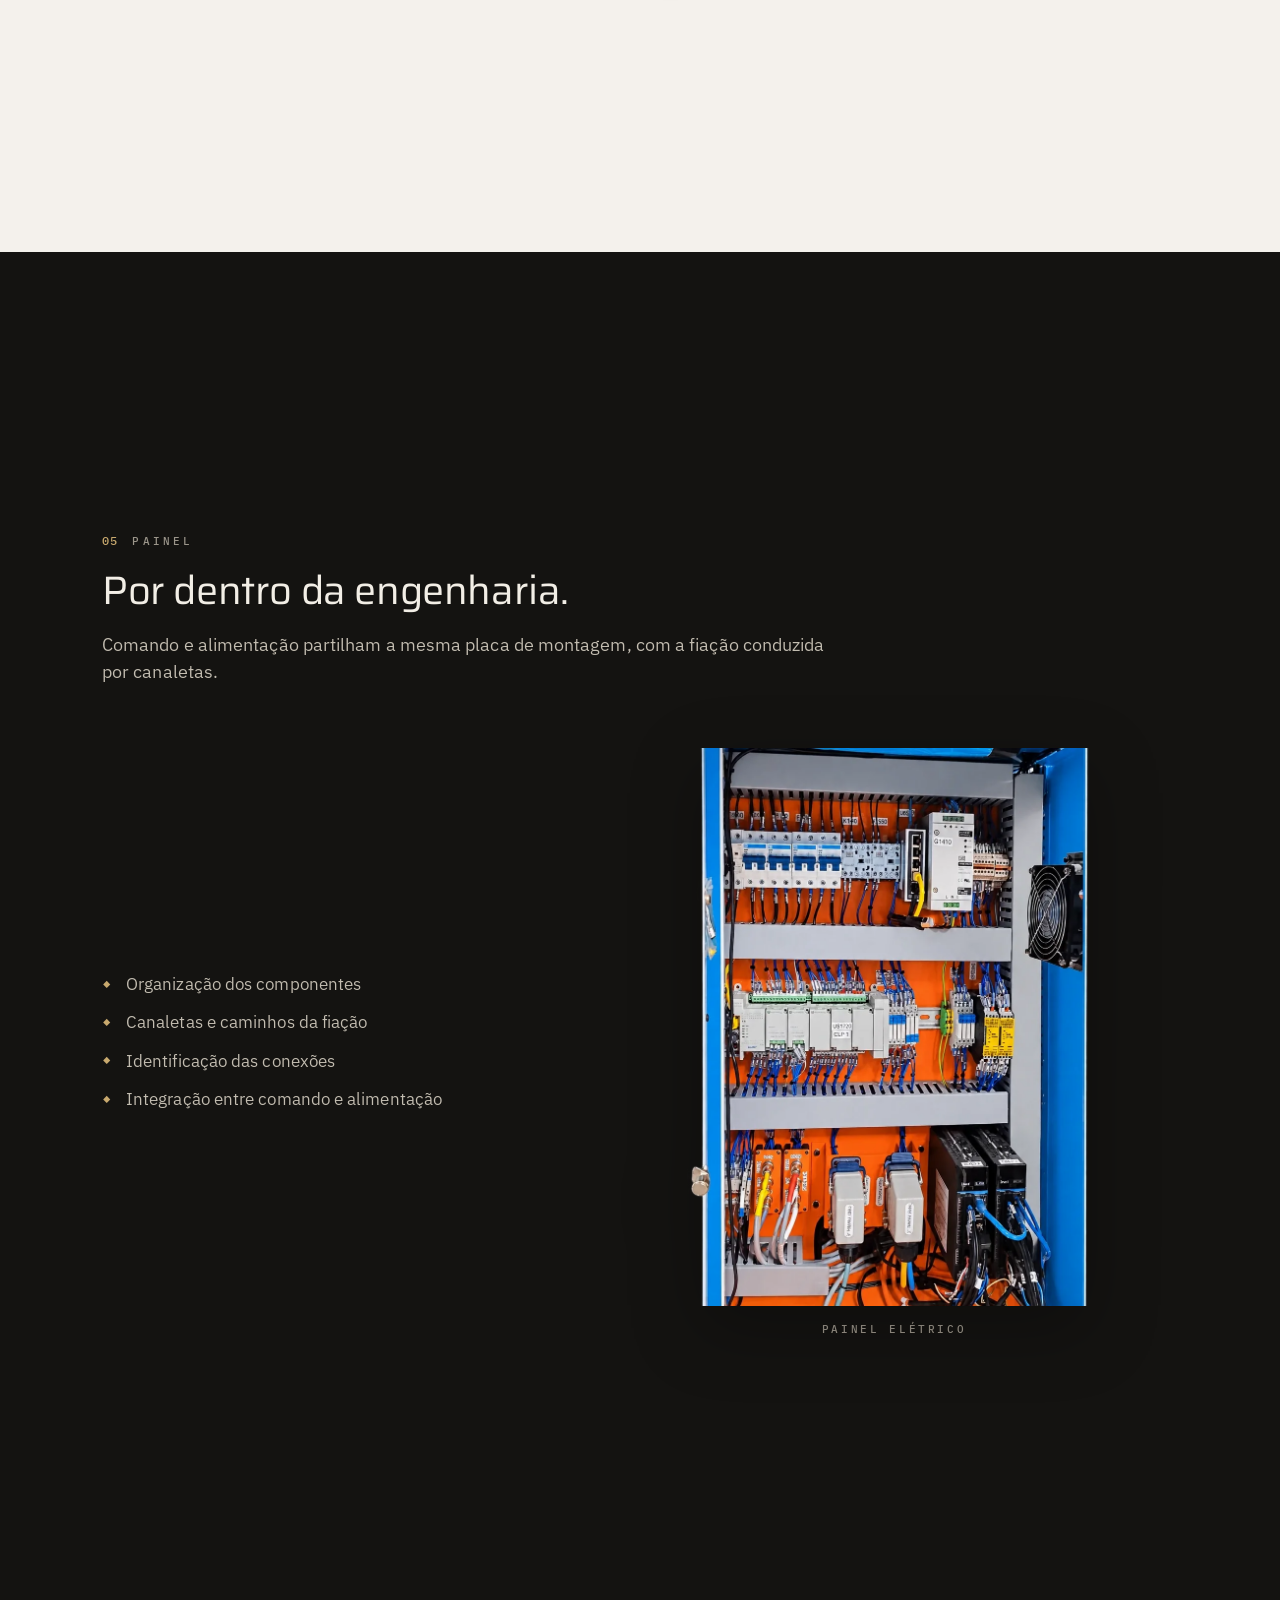
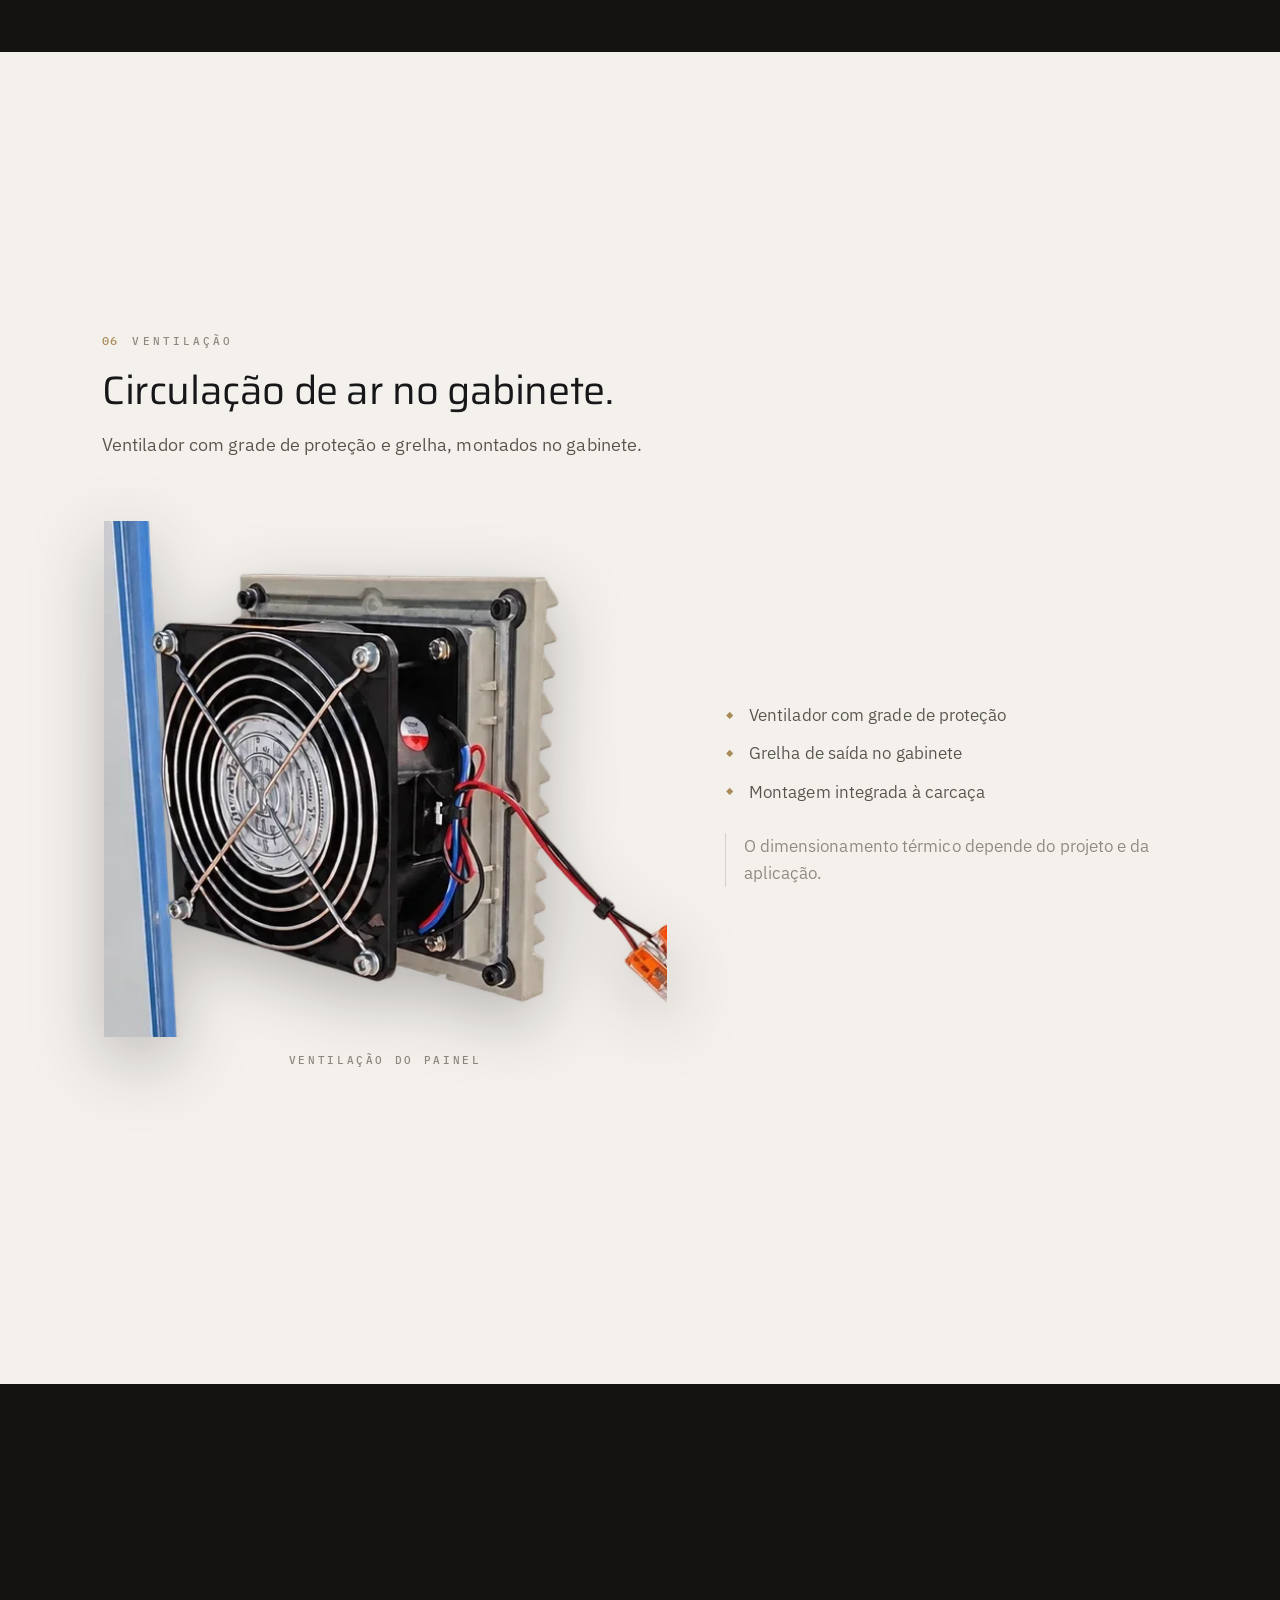
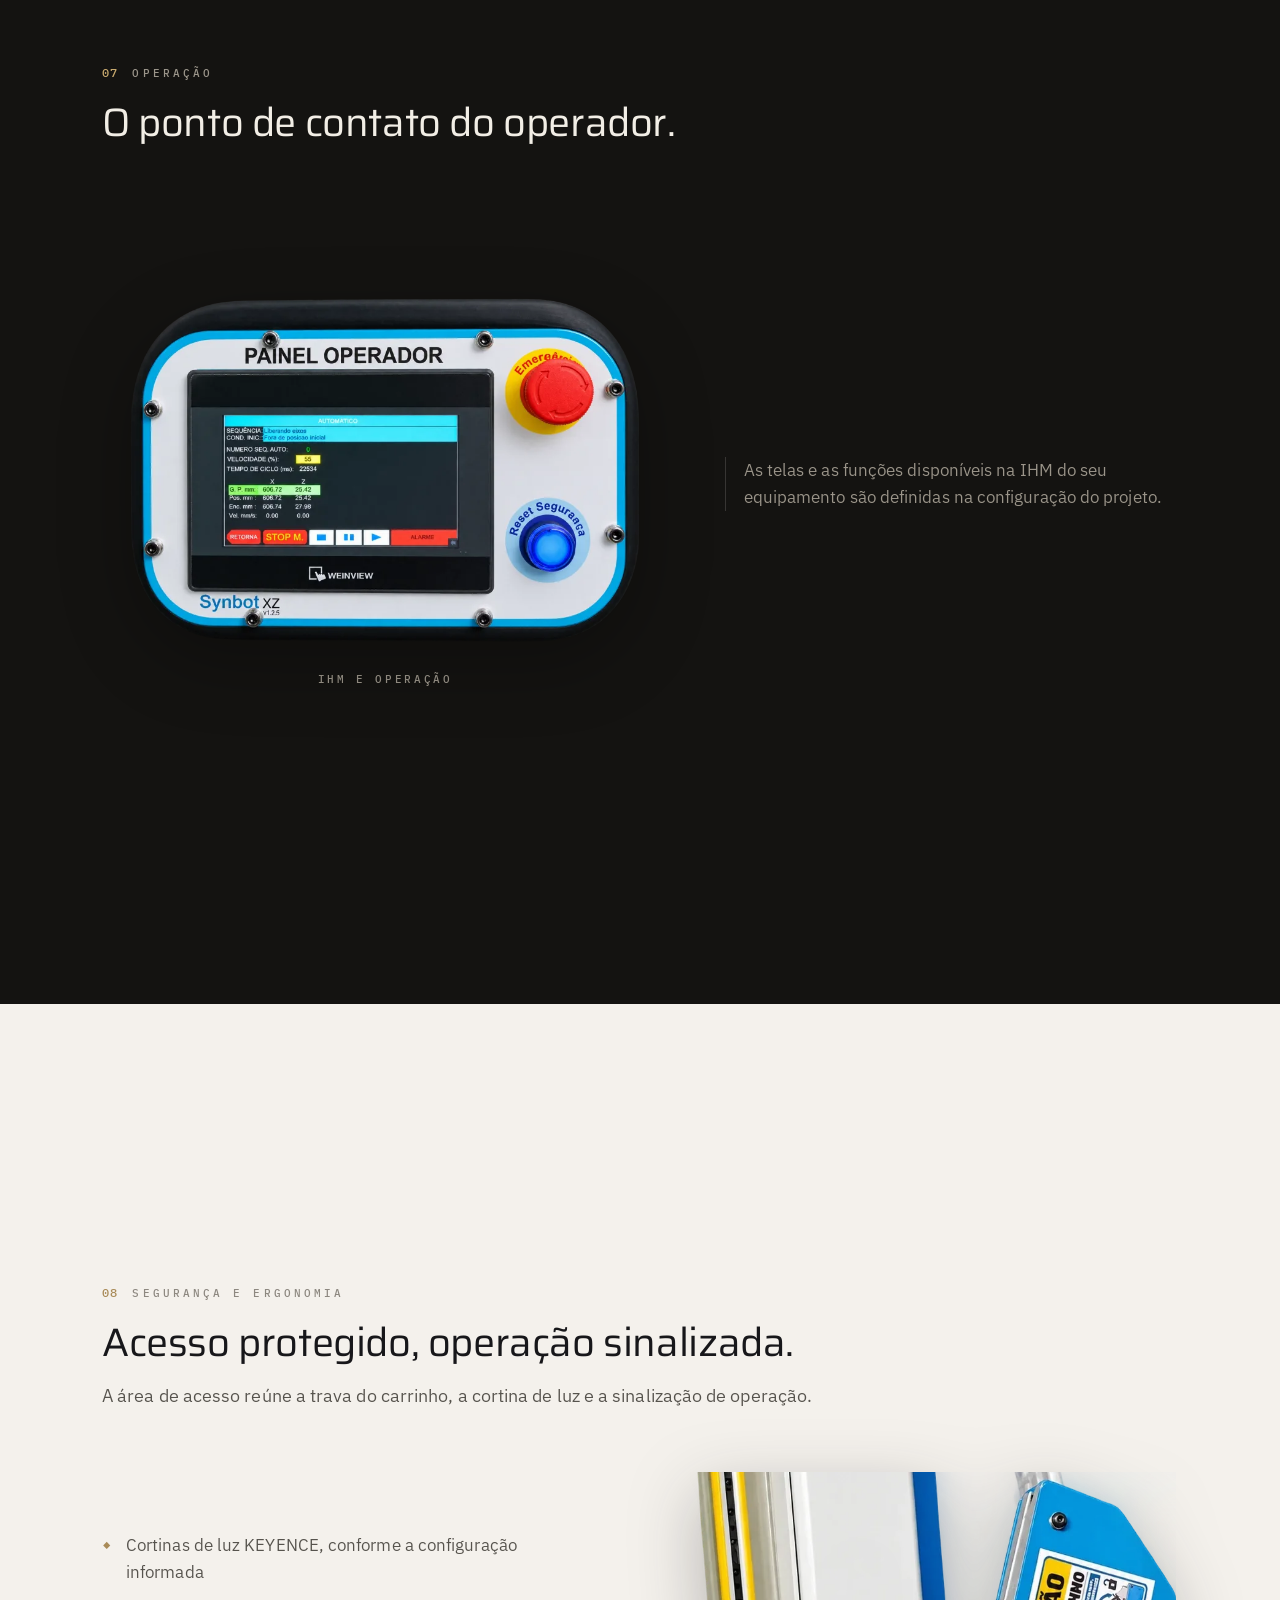
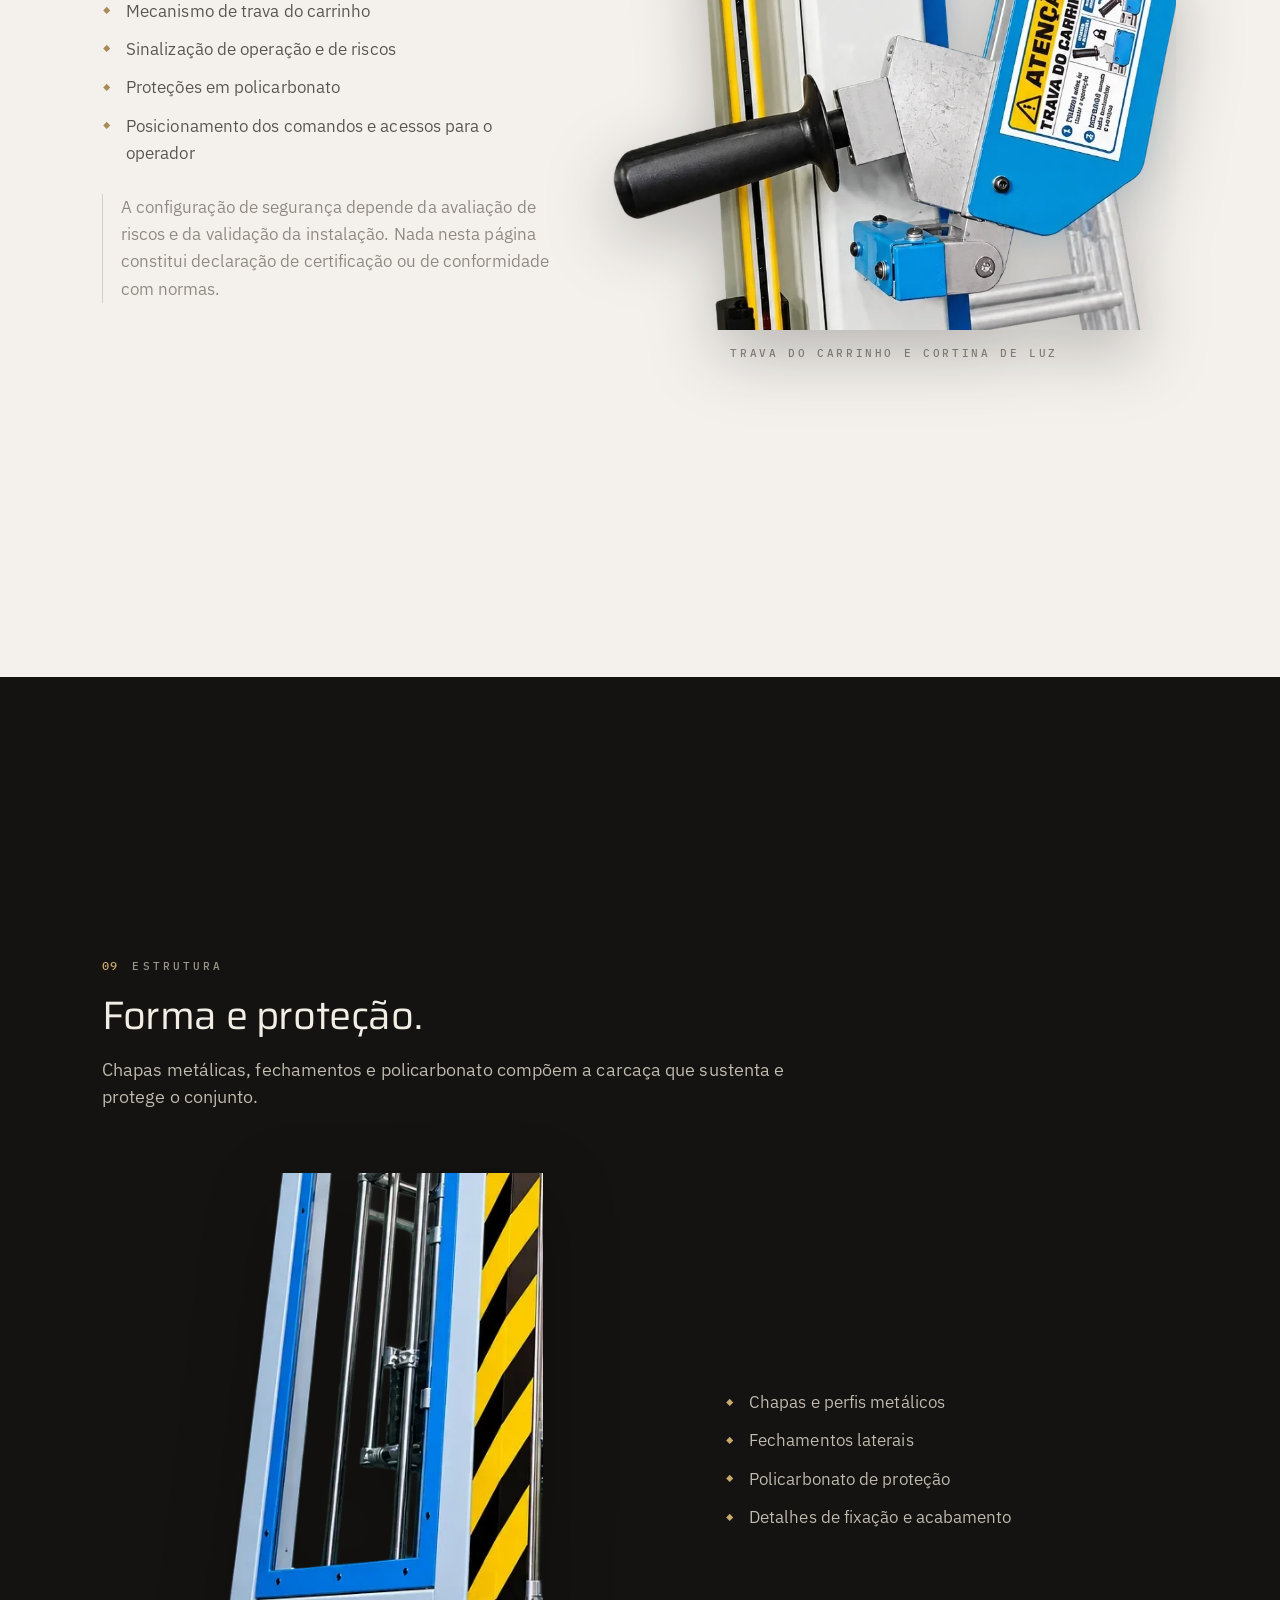
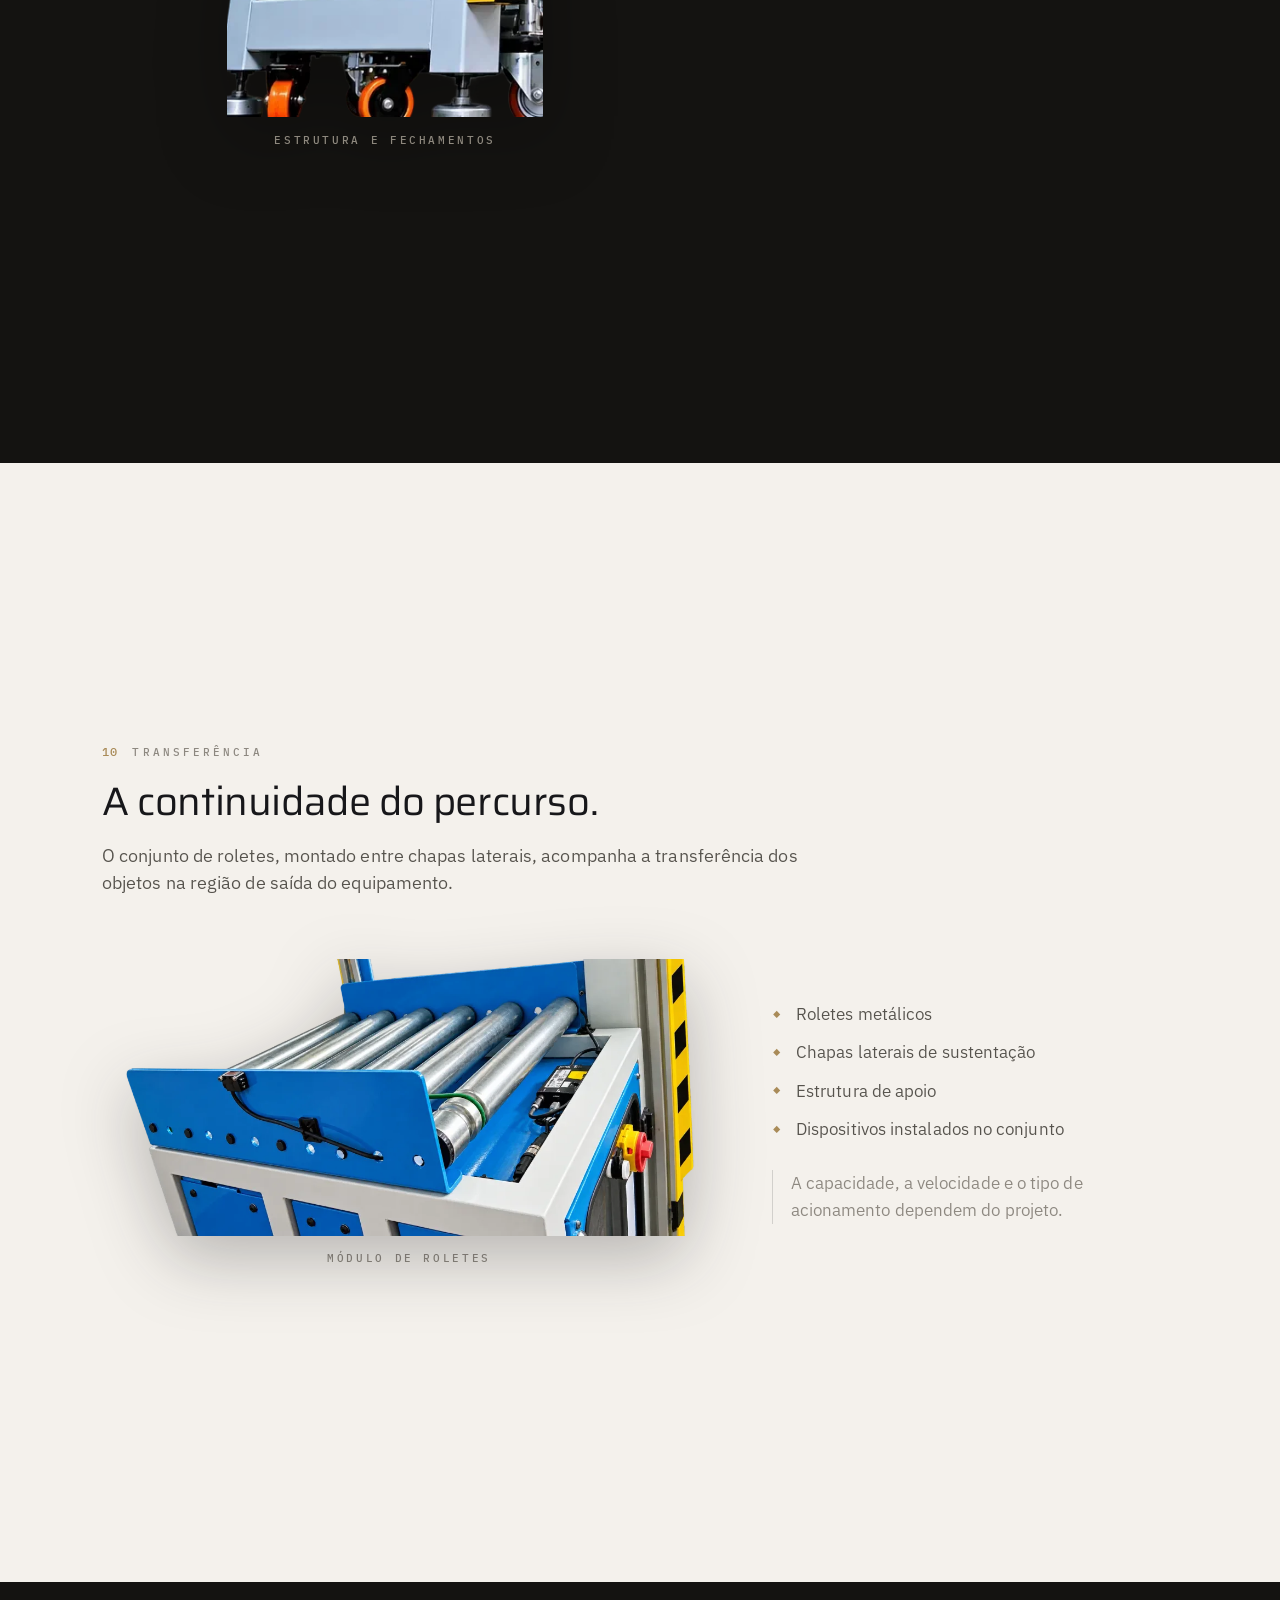
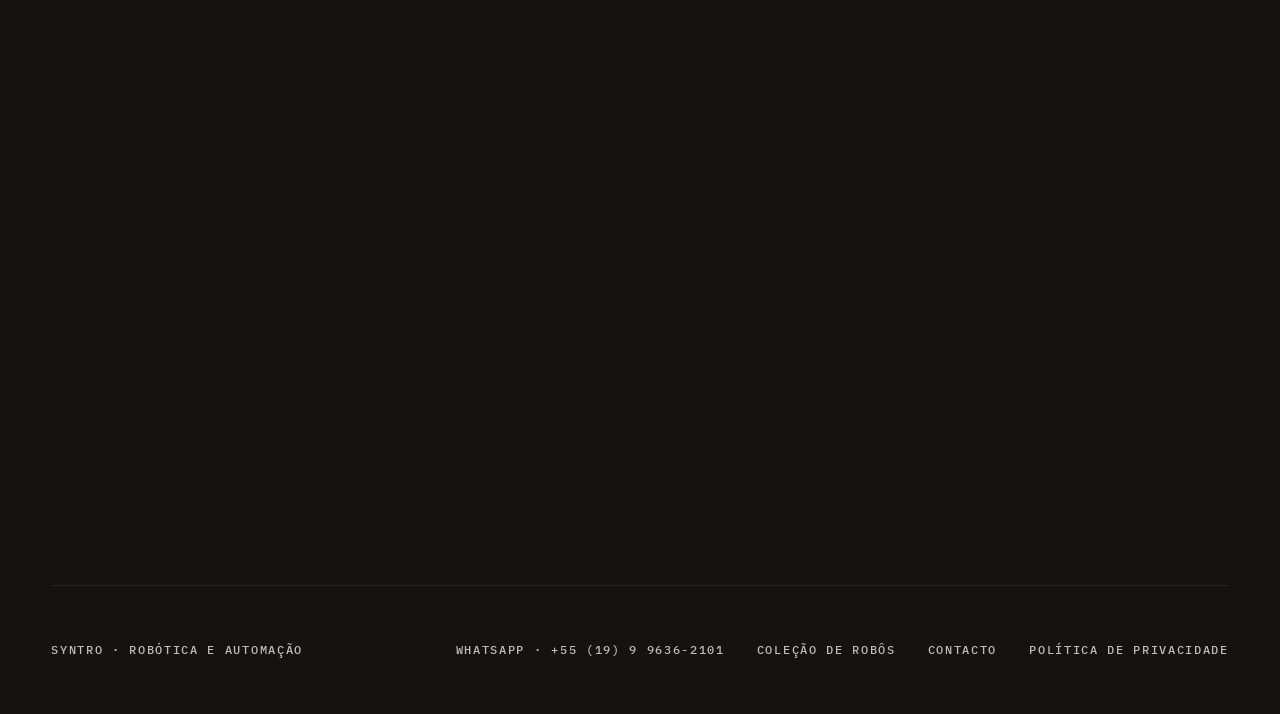
<file: synbot-mini-25/index.html>
<!DOCTYPE html><html lang="pt-BR"> <head><meta charset="utf-8"><meta name="viewport" content="width=device-width, initial-scale=1"><title>SynBot XZ mini 2.5 · Robô cartesiano XZ | Syntro</title><meta name="description" content="O SynBot XZ mini 2.5 é um robô cartesiano da Syntro que pega, movimenta e posiciona objetos em dois eixos — X horizontal e Z vertical — com ferramental escolhido para cada aplicação."><!--
      As fotografias do equipamento são o que dá valor ao resultado, por isso
      pede-se a miniatura grande de propósito. A página 404 é a exceção: pede
      para ficar fora das buscas, porque responde a endereços que não existem.
    --><meta name="robots" content="index, follow, max-image-preview:large"><link rel="canonical" href="https://www.robocartesiano.com.br/synbot-mini-25/"><meta name="theme-color" content="#f4f1ec"><meta name="color-scheme" content="light dark"><!--
      Prova ao Search Console que o site é nosso. É a etiqueta que o Google
      pede para a propriedade, e não muda nada para quem visita a página.
    --><meta name="google-site-verification" content="BWQBHNjDC-lFZFpXaguTOU-JXX6SpoKb0j8GQUszXdQ"><meta property="og:type" content="website"><meta property="og:site_name" content="Robôs cartesianos · Syntro"><meta property="og:locale" content="pt_BR"><meta property="og:url" content="https://www.robocartesiano.com.br/synbot-mini-25/"><meta property="og:title" content="SynBot XZ mini 2.5 · Robô cartesiano XZ | Syntro"><meta property="og:description" content="O SynBot XZ mini 2.5 é um robô cartesiano da Syntro que pega, movimenta e posiciona objetos em dois eixos — X horizontal e Z vertical — com ferramental escolhido para cada aplicação."><meta property="og:image" content="https://www.robocartesiano.com.br/_assets/robot.DpRdSzaF_TbHq6.jpeg"><meta property="og:image:alt" content="SynBot XZ mini 2.5 visto de frente, com estrutura azul e branca, eixo vertical, interface de operação e gabinete."><!--
      Sem imagem não há cartão largo: melhor pedir o formato pequeno do que
      entregar um cartão vazio.
    --><meta name="twitter:card" content="summary_large_image"><meta name="twitter:title" content="SynBot XZ mini 2.5 · Robô cartesiano XZ | Syntro"><meta name="twitter:description" content="O SynBot XZ mini 2.5 é um robô cartesiano da Syntro que pega, movimenta e posiciona objetos em dois eixos — X horizontal e Z vertical — com ferramental escolhido para cada aplicação."><meta name="twitter:image" content="https://www.robocartesiano.com.br/_assets/robot.DpRdSzaF_TbHq6.jpeg"><link rel="icon" href="/favicon.ico"><link rel="icon" type="image/svg+xml" href="/favicon.svg"><link rel="apple-touch-icon" href="/apple-touch-icon.png"><link rel="preconnect" href="https://fonts.googleapis.com"><link rel="preconnect" href="https://fonts.gstatic.com" crossorigin><link rel="stylesheet" href="https://fonts.googleapis.com/css2?family=IBM+Plex+Mono:wght@400%3B500&amp;family=IBM+Plex+Sans:wght@100..700&amp;family=Saira:wght@300..600&amp;display=swap"><script type="application/ld+json">{"@context":"https://schema.org","@graph":[{"@type":"Organization","@id":"https://syntro.com.br/#organizacao","name":"Syntro Robótica e Automação","url":"https://syntro.com.br/","logo":"https://www.robocartesiano.com.br/_assets/logo.eD2Bp1Nt.svg"},{"@type":"WebSite","name":"Robôs cartesianos · Syntro","url":"https://www.robocartesiano.com.br/","inLanguage":"pt-BR","publisher":{"@id":"https://syntro.com.br/#organizacao"}}]}</script><!-- Dados estruturados próprios da página — a trilha, por exemplo. --><script type="application/ld+json">{"@context":"https://schema.org","@type":"BreadcrumbList","itemListElement":[{"@type":"ListItem","position":1,"name":"Robôs cartesianos","item":"https://www.robocartesiano.com.br/"},{"@type":"ListItem","position":2,"name":"SynBot XZ mini 2.5","item":"https://www.robocartesiano.com.br/synbot-mini-25/"}]}</script><script>
      (function () {
        var root = document.documentElement;
        root.classList.add('js');

        // O tema resolve-se antes da primeira pintura, para não haver clarão.
        // Se a pessoa já escolheu um tema, a escolha vence; caso contrário,
        // o arranque padrão é sempre escuro.
        var saved = null;
        try {
          saved = window.localStorage.getItem('tema');
        } catch (error) {
          saved = null;
        }
        if (saved === 'light' || saved === 'dark') {
          root.dataset.theme = saved;
        } else {
          root.dataset.theme = 'dark';
        }

        var themeMeta = document.querySelector('meta[name="theme-color"]');
        if (themeMeta !== null) {
          themeMeta.setAttribute(
            'content',
            root.dataset.theme === 'dark' ? '#141311' : '#f4f1ec',
          );
        }
      })();
    </script><!--
      Google Analytics com o modo de consentimento. A etiqueta arranca sempre
      — é isso que faz o Google reconhecer a instalação — mas começa com o
      consentimento negado: até alguém aceitar não há cookies nem
      identificadores, e a Google recebe apenas sinais anónimos e agregados.
      Quem sobe o consentimento a concedido é o `consent.ts`, ao ler a
      resposta. O identificador é público: anda no código de qualquer site.
    --><script>
      window.dataLayer = window.dataLayer || [];
      function gtag() {
        dataLayer.push(arguments);
      }
      gtag('consent', 'default', {
        ad_storage: 'denied',
        ad_user_data: 'denied',
        ad_personalization: 'denied',
        analytics_storage: 'denied',
        wait_for_update: 500,
      });
      gtag('js', new Date());
      gtag('config', 'G-L0EZJTVVEL');
    </script><script async src="https://www.googletagmanager.com/gtag/js?id=G-L0EZJTVVEL"></script><link rel="stylesheet" href="/_assets/pagina.B2dgQeyB.css"><link rel="stylesheet" href="/_assets/Base.CLbrkBze.css"><link rel="stylesheet" href="/_assets/synbot-mini-25.CCsHiRXN.css"></head> <body> <!--
      Ligação de salto: a primeira paragem do teclado. Fica escondida até
      receber foco, para não competir com a composição.
    --><a class="skip-link" href="#conteudo">Saltar para o conteúdo</a>  <div class="produto"> <div class="band band--dark hero"> <header class="site-header"> <!--
    O glifo de três linhas é o mesmo do botão de menu da página inicial, para
    se reconhecer como a mesma porta. Aqui leva à coleção, que vive na página
    inicial — as fichas de cada robô são de lá.
  --><a class="site-header__menu" href="/" aria-label="Menu — coleção de robôs cartesianos"> <span class="site-header__glyph" aria-hidden="true"> <span></span><span></span><span></span> </span> <span class="site-header__menu-label">Menu</span> </a> <a class="site-header__brand" href="/">Robôs cartesianos</a> <a class="site-header__cta" href="https://wa.me/5519996362101?text=Ol%C3%A1!%20Gostaria%20de%20saber%20mais%20sobre%20o%20SynBot%20XZ%20mini%202.5." target="_blank" rel="noopener noreferrer">Solicitar proposta</a> </header> <div class="band__inner hero__inner"> <div class="hero__copy"> <p class="eyebrow reveal">Syntro · Robótica e Automação</p> <h1 class="hero__title reveal">SynBot XZ mini 2.5</h1> <p class="hero__tagline reveal">Engenharia em cada detalhe. Movimento a serviço da sua produção.</p> <div class="hero__actions reveal"> <a class="button button--solid" href="#introducao">Explorar o equipamento</a> <a class="button button--ghost" href="https://wa.me/5519996362101?text=Ol%C3%A1!%20Gostaria%20de%20saber%20mais%20sobre%20o%20SynBot%20XZ%20mini%202.5." target="_blank" rel="noopener noreferrer">Solicitar proposta</a> </div> </div> <figure class="photo photo--hero reveal"> <button class="photo__zoom" type="button" data-zoom data-zoom-name="SynBot XZ mini 2.5" aria-label="Ampliar a imagem — SynBot XZ mini 2.5">  <img src="/_assets/robot.DpRdSzaF_SmisN.webp" srcset="/_assets/robot.DpRdSzaF_Z9qW93.webp 461w, /_assets/robot.DpRdSzaF_X0tes.webp 717w, /_assets/robot.DpRdSzaF_SmisN.webp 1024w" alt="SynBot XZ mini 2.5 visto de frente, com estrutura azul e branca, eixo vertical, interface de operação e gabinete." sizes="(max-width: 899px) 92vw, 46vw" loading="eager" fetchpriority="high" decoding="async" width="1024" height="1536" class="photo__img photo__img--parallax"> </button> <figcaption class="photo__caption">SynBot XZ mini 2.5</figcaption> </figure> </div> </div> <div class="section-nav section-nav--rail" data-side-nav data-visible="false" data-open="false"> <button class="section-nav__toggle" type="button" data-side-nav-toggle aria-expanded="false" aria-controls="product-sections-panel">
Seções
</button> <nav class="section-nav__panel" id="product-sections-panel" data-side-nav-panel aria-label="Navegação lateral das seções"> <ul class="section-nav__list"> <li> <a class="section-nav__link" href="#movimentacao" data-section-link data-section-target="movimentacao" aria-label="01 — Movimentação XZ"> <span class="section-nav__marker" aria-hidden="true"></span> <span class="section-nav__number">01</span> <span class="section-nav__label">Movimentação XZ</span> </a> </li><li> <a class="section-nav__link" href="#ferramental" data-section-link data-section-target="ferramental" aria-label="02 — Ferramental"> <span class="section-nav__marker" aria-hidden="true"></span> <span class="section-nav__number">02</span> <span class="section-nav__label">Ferramental</span> </a> </li><li> <a class="section-nav__link" href="#sensor-laser" data-section-link data-section-target="sensor-laser" aria-label="03 — Sensor laser"> <span class="section-nav__marker" aria-hidden="true"></span> <span class="section-nav__number">03</span> <span class="section-nav__label">Sensor laser</span> </a> </li><li> <a class="section-nav__link" href="#pneumatica" data-section-link data-section-target="pneumatica" aria-label="04 — Pneumática"> <span class="section-nav__marker" aria-hidden="true"></span> <span class="section-nav__number">04</span> <span class="section-nav__label">Pneumática</span> </a> </li><li> <a class="section-nav__link" href="#painel" data-section-link data-section-target="painel" aria-label="05 — Painel elétrico"> <span class="section-nav__marker" aria-hidden="true"></span> <span class="section-nav__number">05</span> <span class="section-nav__label">Painel elétrico</span> </a> </li><li> <a class="section-nav__link" href="#ventilacao" data-section-link data-section-target="ventilacao" aria-label="06 — Ventilação"> <span class="section-nav__marker" aria-hidden="true"></span> <span class="section-nav__number">06</span> <span class="section-nav__label">Ventilação</span> </a> </li><li> <a class="section-nav__link" href="#ihm" data-section-link data-section-target="ihm" aria-label="07 — IHM e operação"> <span class="section-nav__marker" aria-hidden="true"></span> <span class="section-nav__number">07</span> <span class="section-nav__label">IHM e operação</span> </a> </li><li> <a class="section-nav__link" href="#seguranca" data-section-link data-section-target="seguranca" aria-label="08 — Segurança"> <span class="section-nav__marker" aria-hidden="true"></span> <span class="section-nav__number">08</span> <span class="section-nav__label">Segurança</span> </a> </li><li> <a class="section-nav__link" href="#estrutura" data-section-link data-section-target="estrutura" aria-label="09 — Estrutura"> <span class="section-nav__marker" aria-hidden="true"></span> <span class="section-nav__number">09</span> <span class="section-nav__label">Estrutura</span> </a> </li><li> <a class="section-nav__link" href="#roletes" data-section-link data-section-target="roletes" aria-label="10 — Roletes"> <span class="section-nav__marker" aria-hidden="true"></span> <span class="section-nav__number">10</span> <span class="section-nav__label">Roletes</span> </a> </li> </ul> </nav> </div> <main id="conteudo" tabindex="-1"> <section class="band band--light" id="introducao" aria-labelledby="intro-title"> <div class="band__inner intro__inner"> <p class="eyebrow reveal">Introdução</p> <h2 class="section-title reveal" id="intro-title">Pegar, movimentar e posicionar.</h2> <div class="intro__copy"> <p class="section-lead reveal">O SynBot XZ mini 2.5 é um robô cartesiano desenvolvido pela Syntro para pegar, movimentar e posicionar objetos.</p> <p class="section-text reveal">O movimento acontece em dois eixos cartesianos — um horizontal e um vertical — e o ferramental é escolhido conforme a aplicação e as características da peça.</p> </div> <div class="reveal"> <nav class="index section-nav section-nav--intro" aria-label="Componentes do equipamento"> <ul class="index__list section-nav__list"> <li> <a class="index__link section-nav__link" href="#movimentacao" data-section-link data-section-target="movimentacao" aria-label="01 — Movimentação XZ"> <span class="section-nav__marker" aria-hidden="true"></span> <span class="index__number section-nav__number">01</span> <span class="section-nav__label">Movimentação XZ</span> </a> </li><li> <a class="index__link section-nav__link" href="#ferramental" data-section-link data-section-target="ferramental" aria-label="02 — Ferramental"> <span class="section-nav__marker" aria-hidden="true"></span> <span class="index__number section-nav__number">02</span> <span class="section-nav__label">Ferramental</span> </a> </li><li> <a class="index__link section-nav__link" href="#sensor-laser" data-section-link data-section-target="sensor-laser" aria-label="03 — Sensor laser"> <span class="section-nav__marker" aria-hidden="true"></span> <span class="index__number section-nav__number">03</span> <span class="section-nav__label">Sensor laser</span> </a> </li><li> <a class="index__link section-nav__link" href="#pneumatica" data-section-link data-section-target="pneumatica" aria-label="04 — Pneumática"> <span class="section-nav__marker" aria-hidden="true"></span> <span class="index__number section-nav__number">04</span> <span class="section-nav__label">Pneumática</span> </a> </li><li> <a class="index__link section-nav__link" href="#painel" data-section-link data-section-target="painel" aria-label="05 — Painel elétrico"> <span class="section-nav__marker" aria-hidden="true"></span> <span class="index__number section-nav__number">05</span> <span class="section-nav__label">Painel elétrico</span> </a> </li><li> <a class="index__link section-nav__link" href="#ventilacao" data-section-link data-section-target="ventilacao" aria-label="06 — Ventilação"> <span class="section-nav__marker" aria-hidden="true"></span> <span class="index__number section-nav__number">06</span> <span class="section-nav__label">Ventilação</span> </a> </li><li> <a class="index__link section-nav__link" href="#ihm" data-section-link data-section-target="ihm" aria-label="07 — IHM e operação"> <span class="section-nav__marker" aria-hidden="true"></span> <span class="index__number section-nav__number">07</span> <span class="section-nav__label">IHM e operação</span> </a> </li><li> <a class="index__link section-nav__link" href="#seguranca" data-section-link data-section-target="seguranca" aria-label="08 — Segurança"> <span class="section-nav__marker" aria-hidden="true"></span> <span class="index__number section-nav__number">08</span> <span class="section-nav__label">Segurança</span> </a> </li><li> <a class="index__link section-nav__link" href="#estrutura" data-section-link data-section-target="estrutura" aria-label="09 — Estrutura"> <span class="section-nav__marker" aria-hidden="true"></span> <span class="index__number section-nav__number">09</span> <span class="section-nav__label">Estrutura</span> </a> </li><li> <a class="index__link section-nav__link" href="#roletes" data-section-link data-section-target="roletes" aria-label="10 — Roletes"> <span class="section-nav__marker" aria-hidden="true"></span> <span class="index__number section-nav__number">10</span> <span class="section-nav__label">Roletes</span> </a> </li> </ul> </nav> </div> </div> </section> <section class="band band--dark chapter" id="movimentacao" data-layout="split" data-media="left" aria-labelledby="movimentacao-title"> <div class="band__inner chapter__inner"> <div class="chapter__head"> <p class="chapter__eyebrow reveal"> <span class="chapter__number">01</span> Arquitetura </p> <h2 class="section-title reveal" id="movimentacao-title"> Duas direções. Um só conjunto. </h2> <p class="chapter__lead reveal">O conjunto desloca o ferramental na horizontal, no eixo X, e na vertical, no eixo Z, a partir da mesma estrutura de guias e elementos mecânicos.</p> </div> <div class="chapter__body"> <div class="chapter__media"> <figure class="photo photo--split reveal"> <button class="photo__zoom" type="button" data-zoom data-zoom-name="Eixos X e Z" aria-label="Ampliar a imagem — Eixos X e Z">  <img src="/_assets/axis.B8XvewjZ_1JLMjO.webp" srcset="/_assets/axis.B8XvewjZ_194NH.webp 620w, /_assets/axis.B8XvewjZ_1JLMjO.webp 1033w" alt="Vista ampla dos eixos horizontal e vertical do SynBot XZ mini 2.5, com a esteira porta-cabos e o ferramental na parte inferior." sizes="(max-width: 899px) 92vw, 44vw" decoding="async" loading="lazy" width="1033" height="1523" class="photo__img"> </button> <figcaption class="photo__caption"> Eixos X e Z </figcaption> </figure> </div> <div class="chapter__copy"> <ul class="chapter__points reveal"> <li class="chapter__point">Movimento horizontal no eixo X</li><li class="chapter__point">Movimento vertical no eixo Z</li><li class="chapter__point">Guias e elementos mecânicos</li><li class="chapter__point">Esteiras porta-cabos</li><li class="chapter__point">Integração com o ferramental</li> </ul>  </div> </div> </div> </section><section class="band band--light chapter" id="ferramental" data-layout="pair" aria-labelledby="ferramental-title"> <div class="band__inner chapter__inner"> <div class="chapter__head"> <p class="chapter__eyebrow reveal"> <span class="chapter__number">02</span> Ferramental </p> <h2 class="section-title reveal" id="ferramental-title"> O gesto de pegar. </h2> <p class="chapter__lead reveal">A pega dos objetos é feita por ventosas, montadas em hastes com molas que acompanham a superfície da peça.</p> </div> <div class="chapter__body"> <div class="chapter__media"> <figure class="photo photo--pair reveal"> <button class="photo__zoom" type="button" data-zoom data-zoom-name="Ferramental a vácuo" aria-label="Ampliar a imagem — Ferramental a vácuo">  <img src="/_assets/tool.CDOqUCtc_SuAWf.webp" srcset="/_assets/tool.CDOqUCtc_KkWyH.webp 652w, /_assets/tool.CDOqUCtc_SuAWf.webp 1086w" alt="Vista aproximada do ferramental do SynBot XZ mini 2.5, com ventosas verdes, hastes com molas e tubos azuis." sizes="(max-width: 899px) 92vw, 26vw" decoding="async" loading="lazy" width="1086" height="1448" class="photo__img"> </button> <figcaption class="photo__caption"> Ferramental a vácuo </figcaption> </figure><figure class="photo photo--pair reveal"> <button class="photo__zoom" type="button" data-zoom data-zoom-name="Eixo Z e ferramental" aria-label="Ampliar a imagem — Eixo Z e ferramental">  <img src="/_assets/axis-detail.5_F_o7wG_4ONiG.webp" srcset="/_assets/axis-detail.5_F_o7wG_jqO0v.webp 506w, /_assets/axis-detail.5_F_o7wG_4ONiG.webp 843w" alt="Aproximação do eixo Z do SynBot XZ mini 2.5, com motor, conjunto mecânico e ventosas." sizes="(max-width: 899px) 92vw, 26vw" decoding="async" loading="lazy" width="843" height="1866" class="photo__img"> </button> <figcaption class="photo__caption"> Eixo Z e ferramental </figcaption> </figure> </div> <div class="chapter__copy"> <ul class="chapter__points reveal"> <li class="chapter__point">Pega dos objetos por ventosas</li><li class="chapter__point">Hastes com molas</li><li class="chapter__point">Tubulações e conexões pneumáticas</li><li class="chapter__point">Seleção do ferramental conforme as características da peça</li> </ul>  </div> </div> </div> </section><section class="band band--dark chapter" id="sensor-laser" data-layout="wide" aria-labelledby="sensor-laser-title"> <div class="band__inner chapter__inner"> <div class="chapter__head"> <p class="chapter__eyebrow reveal"> <span class="chapter__number">03</span> Sensor </p> <h2 class="section-title reveal" id="sensor-laser-title"> Um olhar para o processo. </h2> <p class="chapter__lead reveal">O sensor laser da KEYENCE é montado em suporte próprio, junto aos perfis da estrutura, com o display voltado para leitura.</p> </div> <div class="chapter__body"> <div class="chapter__media"> <figure class="photo photo--wide reveal"> <button class="photo__zoom" type="button" data-zoom data-zoom-name="Sensor laser KEYENCE" aria-label="Ampliar a imagem — Sensor laser KEYENCE">  <img src="/_assets/laser.CFka3-ga_Z24IK8v.webp" srcset="/_assets/laser.CFka3-ga_1fD7Et.webp 1120w, /_assets/laser.CFka3-ga_Z24IK8v.webp 1867w" alt="Sensor laser KEYENCE instalado em seu suporte, junto aos perfis metálicos, com a identificação &quot;SENSOR LASER&quot;." sizes="(max-width: 899px) 92vw, 56vw" decoding="async" loading="lazy" width="1867" height="842" class="photo__img"> </button> <figcaption class="photo__caption"> Sensor laser KEYENCE </figcaption> </figure> </div> <div class="chapter__copy"> <ul class="chapter__points reveal"> <li class="chapter__point">Sensor laser KEYENCE em suporte de fixação</li><li class="chapter__point">Display de leitura junto ao equipamento</li><li class="chapter__point">Integração ao conjunto, conforme a aplicação</li> </ul> <p class="chapter__note reveal">A função do sensor e os parâmetros de leitura são definidos pela aplicação. É um componente de processo e não substitui dispositivos de segurança.</p> </div> </div> </div> </section><section class="band band--light chapter" id="pneumatica" data-layout="wide" aria-labelledby="pneumatica-title"> <div class="band__inner chapter__inner"> <div class="chapter__head"> <p class="chapter__eyebrow reveal"> <span class="chapter__number">04</span> Pneumática </p> <h2 class="section-title reveal" id="pneumatica-title"> Pressão sob acompanhamento. </h2> <p class="chapter__lead reveal">Manômetro, regulador e tubulação reunidos num mesmo ponto, onde a pressão é acompanhada e ajustada conforme o procedimento de operação.</p> </div> <div class="chapter__body"> <div class="chapter__media"> <figure class="photo photo--wide reveal"> <button class="photo__zoom" type="button" data-zoom data-zoom-name="Conjunto pneumático" aria-label="Ampliar a imagem — Conjunto pneumático">  <img src="/_assets/pneumatic.BeSdVt40_Z1aUGRl.webp" srcset="/_assets/pneumatic.BeSdVt40_TO9CP.webp 1120w, /_assets/pneumatic.BeSdVt40_Z1aUGRl.webp 1867w" alt="Conjunto pneumático do SynBot XZ mini 2.5, com manômetro, regulador, tubulação azul e a identificação &quot;MANÔMETRO PNEUMÁTICO&quot;." sizes="(max-width: 899px) 92vw, 56vw" decoding="async" loading="lazy" width="1867" height="842" class="photo__img"> </button> <figcaption class="photo__caption"> Conjunto pneumático </figcaption> </figure> </div> <div class="chapter__copy"> <ul class="chapter__points reveal"> <li class="chapter__point">Manômetro e regulador de pressão</li><li class="chapter__point">Tubulação pneumática identificada</li><li class="chapter__point">Ajuste conforme o procedimento de operação</li> </ul>  </div> </div> </div> </section><section class="band band--dark chapter" id="painel" data-layout="split" data-media="right" aria-labelledby="painel-title"> <div class="band__inner chapter__inner"> <div class="chapter__head"> <p class="chapter__eyebrow reveal"> <span class="chapter__number">05</span> Painel </p> <h2 class="section-title reveal" id="painel-title"> Por dentro da engenharia. </h2> <p class="chapter__lead reveal">Comando e alimentação partilham a mesma placa de montagem, com a fiação conduzida por canaletas.</p> </div> <div class="chapter__body"> <div class="chapter__media"> <figure class="photo photo--split reveal"> <button class="photo__zoom" type="button" data-zoom data-zoom-name="Painel elétrico" aria-label="Ampliar a imagem — Painel elétrico">  <img src="/_assets/cabinet.D-1bnwXq_2rnt0O.webp" srcset="/_assets/cabinet.D-1bnwXq_24X0wI.webp 505w, /_assets/cabinet.D-1bnwXq_2rnt0O.webp 842w" alt="Interior do painel elétrico aberto do SynBot XZ mini 2.5, com placa de montagem laranja, componentes, canaletas e fiação." sizes="(max-width: 899px) 92vw, 44vw" decoding="async" loading="lazy" width="842" height="1133" class="photo__img"> </button> <figcaption class="photo__caption"> Painel elétrico </figcaption> </figure> </div> <div class="chapter__copy"> <ul class="chapter__points reveal"> <li class="chapter__point">Organização dos componentes</li><li class="chapter__point">Canaletas e caminhos da fiação</li><li class="chapter__point">Identificação das conexões</li><li class="chapter__point">Integração entre comando e alimentação</li> </ul>  </div> </div> </div> </section><section class="band band--light chapter" id="ventilacao" data-layout="split" data-media="left" aria-labelledby="ventilacao-title"> <div class="band__inner chapter__inner"> <div class="chapter__head"> <p class="chapter__eyebrow reveal"> <span class="chapter__number">06</span> Ventilação </p> <h2 class="section-title reveal" id="ventilacao-title"> Circulação de ar no gabinete. </h2> <p class="chapter__lead reveal">Ventilador com grade de proteção e grelha, montados no gabinete.</p> </div> <div class="chapter__body"> <div class="chapter__media"> <figure class="photo photo--split reveal"> <button class="photo__zoom" type="button" data-zoom data-zoom-name="Ventilação do painel" aria-label="Ampliar a imagem — Ventilação do painel">  <img src="/_assets/ventilation.DBD1JN_p_1KTuy2.webp" srcset="/_assets/ventilation.DBD1JN_p_P2xPv.webp 332w, /_assets/ventilation.DBD1JN_p_1KTuy2.webp 553w" alt="Ventilador com grade de proteção e grelha inferior montados no gabinete do SynBot XZ mini 2.5." sizes="(max-width: 899px) 92vw, 44vw" decoding="async" loading="lazy" width="553" height="507" class="photo__img"> </button> <figcaption class="photo__caption"> Ventilação do painel </figcaption> </figure> </div> <div class="chapter__copy"> <ul class="chapter__points reveal"> <li class="chapter__point">Ventilador com grade de proteção</li><li class="chapter__point">Grelha de saída no gabinete</li><li class="chapter__point">Montagem integrada à carcaça</li> </ul> <p class="chapter__note reveal">O dimensionamento térmico depende do projeto e da aplicação.</p> </div> </div> </div> </section><section class="band band--dark chapter" id="ihm" data-layout="compact" aria-labelledby="ihm-title"> <div class="band__inner chapter__inner"> <div class="chapter__head"> <p class="chapter__eyebrow reveal"> <span class="chapter__number">07</span> Operação </p> <h2 class="section-title reveal" id="ihm-title"> O ponto de contato do operador. </h2> <p class="chapter__lead reveal">A interface de operação instalada na estrutura é o ponto de interação entre o operador e o equipamento.</p> </div> <div class="chapter__body"> <div class="chapter__media"> <figure class="photo photo--compact reveal"> <button class="photo__zoom" type="button" data-zoom data-zoom-name="IHM e operação" aria-label="Ampliar a imagem — IHM e operação">  <img src="/_assets/hmi.BPG83jCQ_1GT50c.webp" srcset="/_assets/hmi.BPG83jCQ_1sVh5y.webp 922w, /_assets/hmi.BPG83jCQ_1GT50c.webp 1536w" alt="Recorte da interface de operação instalada na estrutura do SynBot XZ mini 2.5." sizes="(max-width: 899px) 60vw, 34rem" decoding="async" style="--photo-cap: 2458px" loading="lazy" width="1536" height="1024" class="photo__img"> </button> <figcaption class="photo__caption"> IHM e operação </figcaption> </figure> </div> <div class="chapter__copy">  <p class="chapter__note reveal">As telas e as funções disponíveis na IHM do seu equipamento são definidas na configuração do projeto.</p> </div> </div> </div> </section><section class="band band--light chapter" id="seguranca" data-layout="split" data-media="right" aria-labelledby="seguranca-title"> <div class="band__inner chapter__inner"> <div class="chapter__head"> <p class="chapter__eyebrow reveal"> <span class="chapter__number">08</span> Segurança e ergonomia </p> <h2 class="section-title reveal" id="seguranca-title"> Acesso protegido, operação sinalizada. </h2> <p class="chapter__lead reveal">A área de acesso reúne a trava do carrinho, a cortina de luz e a sinalização de operação.</p> </div> <div class="chapter__body"> <div class="chapter__media"> <figure class="photo photo--split reveal"> <button class="photo__zoom" type="button" data-zoom data-zoom-name="Trava do carrinho e cortina de luz" aria-label="Ampliar a imagem — Trava do carrinho e cortina de luz">  <img src="/_assets/lock.BvXXpg52_ahehy.webp" srcset="/_assets/lock.BvXXpg52_Z1IN4PS.webp 505w, /_assets/lock.BvXXpg52_ahehy.webp 842w" alt="Trava do carrinho do SynBot XZ mini 2.5, com alavanca preta, carenagem azul, etiqueta de orientação e cortina de luz ao lado." sizes="(max-width: 899px) 92vw, 44vw" decoding="async" loading="lazy" width="842" height="685" class="photo__img"> </button> <figcaption class="photo__caption"> Trava do carrinho e cortina de luz </figcaption> </figure> </div> <div class="chapter__copy"> <ul class="chapter__points reveal"> <li class="chapter__point">Cortinas de luz KEYENCE, conforme a configuração informada</li><li class="chapter__point">Mecanismo de trava do carrinho</li><li class="chapter__point">Sinalização de operação e de riscos</li><li class="chapter__point">Proteções em policarbonato</li><li class="chapter__point">Posicionamento dos comandos e acessos para o operador</li> </ul> <p class="chapter__note reveal">A configuração de segurança depende da avaliação de riscos e da validação da instalação. Nada nesta página constitui declaração de certificação ou de conformidade com normas.</p> </div> </div> </div> </section><section class="band band--dark chapter" id="estrutura" data-layout="compact" aria-labelledby="estrutura-title"> <div class="band__inner chapter__inner"> <div class="chapter__head"> <p class="chapter__eyebrow reveal"> <span class="chapter__number">09</span> Estrutura </p> <h2 class="section-title reveal" id="estrutura-title"> Forma e proteção. </h2> <p class="chapter__lead reveal">Chapas metálicas, fechamentos e policarbonato compõem a carcaça que sustenta e protege o conjunto.</p> </div> <div class="chapter__body"> <div class="chapter__media"> <figure class="photo photo--compact reveal"> <button class="photo__zoom" type="button" data-zoom data-zoom-name="Estrutura e fechamentos" aria-label="Ampliar a imagem — Estrutura e fechamentos">  <img src="/_assets/structure.BTeZDCMC_1G74Mu.webp" srcset="/_assets/structure.BTeZDCMC_2eu6Jy.webp 213w, /_assets/structure.BTeZDCMC_1G74Mu.webp 355w" alt="Recorte da estrutura azul e branca do SynBot XZ mini 2.5, com elementos de fechamento e parte da base." sizes="(max-width: 899px) 60vw, 34rem" decoding="async" style="--photo-cap: 568px" loading="lazy" width="355" height="610" class="photo__img"> </button> <figcaption class="photo__caption"> Estrutura e fechamentos </figcaption> </figure> </div> <div class="chapter__copy"> <ul class="chapter__points reveal"> <li class="chapter__point">Chapas e perfis metálicos</li><li class="chapter__point">Fechamentos laterais</li><li class="chapter__point">Policarbonato de proteção</li><li class="chapter__point">Detalhes de fixação e acabamento</li> </ul>  </div> </div> </div> </section><section class="band band--light chapter" id="roletes" data-layout="wide" aria-labelledby="roletes-title"> <div class="band__inner chapter__inner"> <div class="chapter__head"> <p class="chapter__eyebrow reveal"> <span class="chapter__number">10</span> Transferência </p> <h2 class="section-title reveal" id="roletes-title"> A continuidade do percurso. </h2> <p class="chapter__lead reveal">O conjunto de roletes, montado entre chapas laterais, acompanha a transferência dos objetos na região de saída do equipamento.</p> </div> <div class="chapter__body"> <div class="chapter__media"> <figure class="photo photo--wide reveal"> <button class="photo__zoom" type="button" data-zoom data-zoom-name="Módulo de roletes" aria-label="Ampliar a imagem — Módulo de roletes">  <img src="/_assets/rollers.BgEB7BVA_MyuUe.webp" srcset="/_assets/rollers.BgEB7BVA_ZGd4lM.webp 1120w, /_assets/rollers.BgEB7BVA_MyuUe.webp 1867w" alt="Conjunto de roletes do SynBot XZ mini 2.5, com chapas laterais azuis, estrutura branca e dispositivos instalados." sizes="(max-width: 899px) 92vw, 56vw" decoding="async" loading="lazy" width="1867" height="842" class="photo__img"> </button> <figcaption class="photo__caption"> Módulo de roletes </figcaption> </figure> </div> <div class="chapter__copy"> <ul class="chapter__points reveal"> <li class="chapter__point">Roletes metálicos</li><li class="chapter__point">Chapas laterais de sustentação</li><li class="chapter__point">Estrutura de apoio</li><li class="chapter__point">Dispositivos instalados no conjunto</li> </ul> <p class="chapter__note reveal">A capacidade, a velocidade e o tipo de acionamento dependem do projeto.</p> </div> </div> </div> </section> <section class="band band--dark contact" id="contacto" aria-labelledby="contacto-title"> <div class="band__inner contact__inner"> <p class="eyebrow reveal">Próximo movimento</p> <h2 class="contact__title reveal" id="contacto-title"> Qual é o próximo movimento da sua produção? </h2> <p class="contact__lead reveal">Conte o que precisa movimentar: o objeto, as dimensões, o peso e as características do processo. A partir daí dimensionamos a aplicação consigo.</p> <div class="contact__actions reveal"> <a class="button button--solid" href="https://wa.me/5519996362101?text=Ol%C3%A1!%20Gostaria%20de%20saber%20mais%20sobre%20o%20SynBot%20XZ%20mini%202.5." target="_blank" rel="noopener noreferrer">WhatsApp · +55 (19) 9 9636-2101</a> </div> <p class="contact__hours reveal">Atendimento: segunda a sexta, das 8h às 17h, horário de Brasília.</p> </div> </section> </main> <footer class="band band--dark foot"> <div class="band__inner foot__inner"> <p> <a href="https://syntro.com.br/" target="_blank" rel="noopener noreferrer">Syntro · Robótica e Automação</a> </p> <nav class="foot__links" aria-label="Ligações do rodapé"> <a href="https://wa.me/5519996362101?text=Ol%C3%A1!%20Gostaria%20de%20saber%20mais%20sobre%20o%20SynBot%20XZ%20mini%202.5." target="_blank" rel="noopener noreferrer">WhatsApp · +55 (19) 9 9636-2101</a> <a href="/">Coleção de robôs</a> <a href="/contato">Contacto</a> <a href="/privacidade">Política de Privacidade</a> </nav> </div> </footer> </div> <div class="lightbox" data-lightbox data-open="false" data-closing="false" role="dialog" aria-modal="true" aria-labelledby="lightbox-caption"> <button class="lightbox__scrim" type="button" data-lightbox-close tabindex="-1" aria-label="Fechar a imagem ampliada"></button> <div class="lightbox__panel"> <button class="lightbox__close" type="button" data-lightbox-close aria-label="Fechar a imagem ampliada">
×
</button> <figure class="lightbox__frame"> <img class="lightbox__img" alt="" decoding="async"> <figcaption class="lightbox__caption" id="lightbox-caption"></figcaption> </figure> </div> </div>  <!--
      Aviso de privacidade — a primeira coisa que se lê. Vive aqui, e não numa
      página, para aparecer em todo o site até a pessoa responder. É ele que
      decide se os cookies de análise chegam a ser criados. Começa fechado e é
      o script que o abre, a quem ainda não respondeu.
    --> <section class="consent" data-consent data-state="closed" aria-label="Aviso de privacidade"> <div class="consent__inner"> <div class="consent__text"> <p class="consent__eyebrow">Privacidade</p> <p class="consent__message">
Usamos cookies de análise (Google Analytics) para saber que páginas
            são mais lidas e melhorar o site. Só os criamos se aceitar; se
            recusar, a Google recebe apenas sinais anónimos e agregados, sem
            cookies nem identificadores. Guardamos também, no seu navegador, a
            preferência de tema e esta resposta, num registo local que não o
            identifica. Saiba mais na
<a class="consent__link" href="/privacidade">política de privacidade</a>.
</p> </div> <div class="consent__actions"> <button class="consent__button consent__button--solid" type="button" data-consent-choice="aceite">
Aceitar
</button> <button class="consent__button" type="button" data-consent-choice="recusa">
Recusar
</button> </div> </div> </section> <!--
      Regresso ao topo — fixo no canto inferior direito. Fica só com a seta,
      desenhada com uma borda em CSS, e o que ele faz é dito pela dica, que
      aparece ao apontar. Vive aqui, e não numa página, para o terem todas.
    --> <button class="to-top" type="button" data-to-top data-visible="false" aria-label="Voltar ao topo da página"> <span class="to-top__glyph" aria-hidden="true"></span> <span class="to-top__tip" aria-hidden="true">Voltar ao topo</span> </button> <!-- A primeira janela: o botão aparece quando ela fica para trás. --> <div class="to-top-sentinel" data-to-top-sentinel aria-hidden="true"></div><script type="module">var e=!1;function t(){return e}function n(){e||(e=!0,window.gtag?.(`consent`,`update`,{analytics_storage:`granted`}))}var r=`consentimento`;function i(){try{let e=window.localStorage.getItem(r);return e===`aceite`||e===`recusa`?e:null}catch{return null}}function a(e){try{window.localStorage.setItem(r,e)}catch{}}function o(e){e===`aceite`?n():t()&&window.location.reload()}function s(){let e=document.querySelector(`[data-consent]`);if(e===null)return;let t=i();t===null?e.dataset.state=`open`:o(t),e.addEventListener(`click`,t=>{let n=t.target;if(!(n instanceof Element))return;let r=n.closest(`[data-consent-choice]`);if(r===null)return;let i=r.dataset.consentChoice===`recusa`?`recusa`:`aceite`;a(i),o(i),e.dataset.state=`closed`}),document.querySelector(`[data-consent-open]`)?.addEventListener(`click`,()=>{e.dataset.state=`open`,e.querySelector(`[data-consent-choice]`)?.focus()})}var c=`[data-to-top]`,l=`[data-to-top-sentinel]`;function u(){let e=document.querySelector(c),t=document.querySelector(l);e!==null&&t!==null&&(new IntersectionObserver(t=>{for(let n of t)e.dataset.visible=n.isIntersecting?`false`:`true`}).observe(t),e.addEventListener(`click`,()=>{window.scrollTo({top:0})}))}s(),u();</script> </body> </html><script type="module" src="/_assets/synbot-mini-25.astro_astro_type_script_index_0_lang.Btxj6YUf.js"></script>
</file>
<file: _assets/pagina.B2dgQeyB.css>
.band{--body-size:clamp(1.0625rem, 1.02vw, 1.125rem);background-color:var(--band-bg);color:var(--band-ink);transition:background-color .6s var(--ease-soft), color .6s var(--ease-soft);position:relative}.band--dark{--band-bg:#141311;--band-bg-soft:#1d1b18;--band-ink:#f2eee6;--band-ink-2:#c3bdb1;--band-ink-3:#9b958a;--band-shade:0 0 0;--band-hairline:#f2eee629;--band-hairline-soft:#f2eee614;--band-hairline-strong:#f2eee66b;--band-gold:#c8a96e}.band--light{--band-bg:#f4f1ec;--band-bg-soft:#eae5dd;--band-ink:#17171a;--band-ink-2:#56534d;--band-ink-3:#8d8880;--band-shade:23 23 26;--band-hairline:#17171a26;--band-hairline-soft:#17171a12;--band-hairline-strong:#17171a66;--band-gold:#a98b58}.band__inner{width:min(calc(100% - (2 * var(--gutter))), 74rem);margin-inline:auto;padding-block:clamp(4.5rem,13vh,9rem)}.band:focus,.band:focus-visible,#conteudo:focus,#conteudo:focus-visible{outline:none}.band .eyebrow{font-family:var(--font-mono);letter-spacing:.28em;text-transform:uppercase;color:var(--band-ink-3);font-size:.6875rem;font-weight:500}.band .section-title{font-family:var(--font-display);letter-spacing:-.01em;font-size:clamp(1.6rem,3.1vw,2.7rem);font-weight:400;line-height:1.1}.band .section-lead{color:var(--band-ink-2);font-size:clamp(1.125rem,1.35vw,1.375rem);line-height:1.5}.band .section-text{font-size:var(--body-size);color:var(--band-ink-2);line-height:1.7}.band .button--solid{background:var(--band-ink);color:var(--band-bg)}.band .button--solid:hover{background:var(--band-ink-2)}.band .button--ghost{border-color:var(--band-hairline);color:var(--band-ink-2)}.band .button--ghost:hover{border-color:var(--band-hairline-strong);color:var(--band-ink)}.band .page-hero__inner{justify-items:start;gap:clamp(1rem,2.4vh,1.6rem);padding-top:clamp(7rem,17vh,11rem);padding-bottom:clamp(3.5rem,10vh,7rem);display:grid}.page-hero__title{max-width:24ch;font-family:var(--font-display);letter-spacing:-.015em;font-size:clamp(2rem,4.5vw,4rem);font-weight:400;line-height:1.02}.page-hero__lead{max-width:46ch;color:var(--band-ink-2);font-size:clamp(1.125rem,1.5vw,1.5rem);line-height:1.45}.band .legal__inner{gap:clamp(2rem,5vh,3.2rem);display:grid}.band .legal__inner>*{max-width:46rem}.legal__block{gap:.9rem;display:grid}.legal__block .section-title{font-size:clamp(1.25rem,2vw,1.6rem)}.legal__list{font-size:var(--body-size);color:var(--band-ink-2);gap:.55rem;margin:0;padding-left:1.15rem;line-height:1.7;display:grid}.legal__updated{font-family:var(--font-mono);letter-spacing:.2em;text-transform:uppercase;color:var(--band-ink-3);font-size:.6875rem;font-weight:500}.legal__inner code{font-family:var(--font-mono);color:var(--band-ink);font-size:.875em}.legal__actions{margin:0}.band .site-header{z-index:30;color:#f2eee6;height:0;font-family:var(--font-mono);letter-spacing:.22em;text-transform:uppercase;font-size:.6875rem;font-weight:500;position:absolute;top:0;left:0;right:0}.band .site-header__menu,.band .site-header__brand,.band .site-header__cta{transition:color .3s var(--ease-soft);position:absolute;top:clamp(1.15rem,2.6vh,1.9rem)}.band .site-header__menu{left:var(--gutter);color:#f2eee6b8;align-items:center;gap:.65rem;display:inline-flex}.band .site-header__glyph{flex-direction:column;justify-content:space-between;width:1.05rem;height:.5rem;display:flex}.band .site-header__glyph span{height:1px;transition:width .5s var(--ease-soft);background:currentColor;display:block}.band .site-header__glyph span:nth-child(2){width:68%}.band .site-header__menu:hover .site-header__glyph span:nth-child(2){width:100%}.band .site-header__brand{font-family:var(--font-display);letter-spacing:.4em;text-indent:.4em;white-space:nowrap;font-size:clamp(.95rem,1.38vw,1.4rem);font-weight:400;left:50%;transform:translate(-50%)}.band .site-header__cta{right:var(--gutter);transition:color .3s var(--ease-soft), border-color .3s var(--ease-soft);border-bottom:1px solid #f2eee652;padding-bottom:.25rem}.band .site-header__menu:hover,.band .site-header__cta:hover{color:#fff}.band .site-header__cta:hover{border-bottom-color:#f2eee6b8}.contact__inner{justify-items:start;gap:clamp(1.1rem,2.8vh,1.8rem);max-width:52rem;display:grid}.contact__title{font-family:var(--font-display);letter-spacing:-.015em;font-size:clamp(1.85rem,4.2vw,3.6rem);font-weight:400;line-height:1.06}.contact__lead{color:var(--band-ink-2);font-size:clamp(1.125rem,1.35vw,1.375rem);line-height:1.55}.contact__actions{flex-wrap:wrap;gap:.8rem;margin-top:.6rem;display:flex}.contact__hours{font-family:var(--font-mono);letter-spacing:.2em;text-transform:uppercase;color:var(--band-ink-3);font-size:.6875rem;font-weight:500}.foot__inner{border-top:1px solid var(--band-hairline-soft);font-family:var(--font-mono);letter-spacing:.14em;text-transform:uppercase;color:var(--band-ink-3);flex-wrap:wrap;justify-content:space-between;align-items:baseline;gap:.7rem 2rem;padding-block:clamp(2.2rem,6vh,3.4rem);font-size:.75rem;font-weight:500;display:flex}.foot__links{flex-wrap:wrap;gap:.7rem 2rem;display:flex}.foot__inner a{color:var(--band-ink-2);transition:color .3s var(--ease-soft)}.foot__inner a:hover{color:var(--band-ink)}@media (width<=899px){.band__inner{padding-block:clamp(3.5rem,10vh,6rem)}.contact__actions{width:100%}.contact__actions .button{flex:100%;justify-content:center}.band .site-header__menu-label,.band .site-header__cta{display:none}}
</file>
<file: _assets/contato.Cs34dlw-.css>
.contato{--form-danger:#a8462f}.contato .band--dark{--form-danger:#d98f77}@media (width>=900px){.contato__layout{grid-template-columns:minmax(0,1.3fr) minmax(0,.8fr);align-items:start;gap:clamp(2.5rem,5vw,4.5rem);display:grid}}.contato__form{align-content:start;gap:clamp(.9rem,2.2vh,1.4rem);display:grid}.form{gap:clamp(1.1rem,2.6vh,1.6rem);margin-top:clamp(.8rem,2vh,1.4rem);display:grid}.form__row{gap:clamp(1.1rem,2.6vh,1.6rem);display:grid}@media (width>=640px){.form__row--split{grid-template-columns:minmax(0,1fr) minmax(0,1fr)}}.field{gap:.55rem;display:grid}.field__label{font-family:var(--font-mono);letter-spacing:.2em;text-transform:uppercase;color:var(--band-ink-3);font-size:.6875rem;font-weight:500}.field__control{border:1px solid var(--band-hairline);width:100%;color:var(--band-ink);font-family:var(--font-sans);font-size:var(--body-size);transition:border-color .4s var(--ease-soft), background-color .4s var(--ease-soft);background:0 0;border-radius:.65rem;padding:.95rem 1.1rem;line-height:1.5}.field__control::placeholder{color:var(--band-ink-3)}.field__control:hover{border-color:var(--band-hairline-strong)}.field__control:focus-visible{border-color:var(--band-gold);background:var(--band-bg-soft);outline:none}.field__control[aria-invalid=true],.field__control[aria-invalid=true]:focus-visible{border-color:var(--form-danger)}.field__control--area{resize:vertical;min-height:9rem}.field__control--static{border-color:var(--band-hairline-soft);color:var(--band-ink-3);font-size:.9375rem}.field__control--static:hover{border-color:var(--band-hairline-soft)}.field__select{display:grid;position:relative}.field__select .field__control{appearance:none;cursor:pointer;padding-right:2.9rem}.field__select .field__control option{background:var(--band-bg);color:var(--band-ink)}.field__chevron{border-right:1px solid var(--band-ink-3);border-bottom:1px solid var(--band-ink-3);pointer-events:none;width:.45rem;height:.45rem;margin-top:-.36rem;position:absolute;top:50%;right:1.2rem;transform:rotate(45deg)}.form__feedback{border:1px solid var(--band-hairline);color:var(--band-ink);border-radius:.65rem;padding:.95rem 1.15rem;font-size:.9375rem;line-height:1.55}.form__feedback[hidden]{display:none}.form__feedback[data-state=success]{background:#70966c24;border-color:#70966c80}.form__feedback[data-state=error]{background:#b3543c24;border-color:#b3543c80}.form__footer{gap:1.1rem;display:grid}@media (width>=640px){.form__footer{grid-template-columns:minmax(0,1fr) auto;align-items:center}}.form__note{color:var(--band-ink-3);font-size:.8125rem;line-height:1.55}.form__note a{color:var(--band-ink-2);text-underline-offset:.25em;transition:color .3s var(--ease-soft);text-decoration:underline}.form__note a:hover{color:var(--band-ink)}.form__submit[data-sending=true]{opacity:.72;cursor:progress}.form__spinner{border:1px solid;border-top-color:#0000;border-radius:50%;width:.9rem;height:.9rem;display:none}.form__submit[data-sending=true] .form__spinner{animation:.7s linear infinite form-spin;display:block}@keyframes form-spin{to{transform:rotate(1turn)}}@media (width<=639px){.form__submit{justify-content:center;width:100%}}.contato__channels{border-top:1px solid var(--band-hairline-soft);align-content:start;gap:clamp(1rem,2.4vh,1.5rem);padding-top:clamp(1.4rem,3.5vh,2rem);display:grid}@media (width>=900px){.contato__channels{border-top:0;border-left:1px solid var(--band-hairline-soft);padding-top:0;padding-left:clamp(1.5rem,3vw,2.5rem)}}.contato__channels-title{font-family:var(--font-mono);letter-spacing:.2em;text-transform:uppercase;color:var(--band-ink-3);font-size:.6875rem;font-weight:500}.channel-list{gap:1.15rem;margin:0;padding:0;list-style:none;display:grid}.channel{gap:.35rem;display:grid}.channel__label{font-family:var(--font-mono);letter-spacing:.16em;text-transform:uppercase;color:var(--band-ink-3);font-size:.6875rem;font-weight:500}.channel__value{color:var(--band-ink);transition:color .3s var(--ease-soft);justify-self:start;font-size:clamp(1.0625rem,1.1vw,1.1875rem)}.channel__value:hover{color:var(--band-gold)}@media (prefers-reduced-motion:reduce){.form__submit[data-sending=true] .form__spinner{animation:none}}
</file>
<file: _assets/synbot-mini-25.CCsHiRXN.css>
.produto .hero__inner{align-items:center;gap:clamp(2.5rem,6vw,4.5rem);padding-top:clamp(7rem,17vh,11rem);padding-bottom:clamp(3.5rem,10vh,7rem);display:grid}.produto .hero__copy{justify-items:start;gap:clamp(1rem,2.4vh,1.6rem);display:grid}.produto .hero__title{font-family:var(--font-display);letter-spacing:-.015em;font-size:clamp(2rem,4.5vw,4rem);font-weight:400;line-height:1.02}.produto .hero__tagline{max-width:32ch;color:var(--band-ink-2);font-size:clamp(1.125rem,1.5vw,1.5rem);line-height:1.45}.produto .hero__actions{flex-wrap:wrap;gap:.8rem;margin-top:.6rem;display:flex}html.js .produto .hero__inner>*>.reveal:nth-child(2){transition-delay:.11s}html.js .produto .hero__inner>*>.reveal:nth-child(3){transition-delay:.22s}html.js .produto .hero__inner>*>.reveal:nth-child(4){transition-delay:.33s}.produto .intro__inner{justify-items:start;gap:clamp(1.1rem,2.6vh,1.7rem);display:grid}.produto .intro__copy{max-width:46rem}.produto .index{border-top:1px solid var(--band-hairline-soft);width:100%;margin-top:clamp(1.6rem,5vh,3rem);padding-top:clamp(1.4rem,4vh,2.2rem)}.produto .index__list{flex-wrap:wrap;gap:.5rem clamp(.5rem,1.4vw,1rem);display:flex}.produto .index__link{border:1px solid var(--band-hairline-soft);min-height:2.75rem;font-family:var(--font-mono);letter-spacing:.14em;text-transform:uppercase;color:var(--band-ink-2);transition:border-color .4s var(--ease-soft), color .4s var(--ease-soft), background-color .4s var(--ease-soft);border-radius:999px;align-items:baseline;gap:.55rem;padding:.6rem .95rem;font-size:.75rem;font-weight:500;display:inline-flex}.produto .index__link:hover{border-color:var(--band-hairline);color:var(--band-ink)}.produto .index__number{letter-spacing:.1em;color:var(--band-ink-3);font-size:.625rem}.produto .section-nav__list{list-style:none}.produto .section-nav__link[data-active=true] .index__number{color:var(--band-gold)}.produto .section-nav--intro .section-nav__marker{display:none}.produto .section-nav--intro .section-nav__link[data-active=true]{border-color:var(--band-hairline);background:var(--band-bg-soft);color:var(--band-ink)}.produto .section-nav--rail{--section-nav-accent:#c8a96e;--section-nav-ink:#f2eee6b8;--section-nav-ink-soft:#f2eee685;--section-nav-border:#f2eee624;--section-nav-bg:#141311c2;z-index:35;opacity:0;pointer-events:none;transition:opacity .52s var(--ease-quiet), transform .52s var(--ease-quiet);gap:.75rem;display:grid;position:fixed;top:50%;left:clamp(1rem,2.2vw,1.6rem);transform:translate(-.85rem,-50%)}.produto .section-nav--rail[data-visible=true]{opacity:1;pointer-events:auto;transform:translateY(-50%)}.produto .section-nav__toggle{border:1px solid var(--section-nav-border);background:var(--section-nav-bg);backdrop-filter:blur(16px);min-height:2.8rem;font-family:var(--font-mono);letter-spacing:.2em;text-transform:uppercase;color:#f2eee6;transition:border-color .32s var(--ease-soft), background-color .32s var(--ease-soft), color .32s var(--ease-soft);border-radius:999px;justify-content:center;align-items:center;padding:.7rem 1rem;font-size:.6875rem;font-weight:500;display:none}.produto .section-nav__toggle:hover{background:#141311e6;border-color:#f2eee642}.produto .section-nav__toggle:focus-visible,.produto .section-nav__link:focus-visible{outline:2px solid var(--section-nav-accent);outline-offset:2px}.produto .section-nav__panel{border:1px solid var(--section-nav-border);background:var(--section-nav-bg);backdrop-filter:blur(18px);width:3.4rem;transition:width .42s var(--ease-soft), border-color .32s var(--ease-soft), background-color .32s var(--ease-soft), box-shadow .42s var(--ease-soft);border-radius:1.5rem;box-shadow:0 18px 34px #0000002e}.produto .section-nav--rail[data-open=true] .section-nav__panel{background:#141311db;border-color:#f2eee638;width:min(17rem,100vw - 2.5rem);box-shadow:0 22px 40px #00000047}.produto .section-nav--rail .section-nav__list{gap:.18rem;margin:0;padding:.55rem;display:grid}.produto .section-nav--rail .section-nav__link{min-height:2.35rem;font-family:var(--font-mono);letter-spacing:.16em;text-transform:uppercase;color:var(--section-nav-ink);transition:background-color .32s var(--ease-soft), color .32s var(--ease-soft), transform .32s var(--ease-soft);border-radius:999px;justify-content:center;align-items:center;padding:.62rem .72rem;font-size:.6875rem;font-weight:500;display:flex;position:relative}.produto .section-nav--rail .section-nav__link:hover{color:#f2eee6;background:#ffffff0d}.produto .section-nav--rail .section-nav__marker{display:none}.produto .section-nav--rail .section-nav__number{color:var(--section-nav-ink-soft);transition:color .32s var(--ease-soft)}.produto .section-nav--rail .section-nav__label{border:1px solid var(--section-nav-border);backdrop-filter:blur(16px);white-space:nowrap;color:#f2eee6;opacity:0;pointer-events:none;transition:opacity .32s var(--ease-soft), transform .32s var(--ease-soft);background:#141311eb;border-radius:999px;padding:.5rem .8rem;position:absolute;top:50%;left:calc(100% + .6rem);transform:translate(-.35rem,-50%);box-shadow:0 12px 26px #0000003d}.produto .section-nav--rail .section-nav__link[data-active=true] .section-nav__label,.produto .section-nav--rail .section-nav__link:hover .section-nav__label,.produto .section-nav--rail .section-nav__link:focus-visible .section-nav__label{opacity:1;transform:translateY(-50%)}.produto .section-nav--rail[data-open=true] .section-nav__link{justify-content:initial;grid-template-columns:1.9rem minmax(0,1fr);gap:.7rem;display:grid}.produto .section-nav--rail[data-open=true] .section-nav__label{backdrop-filter:none;box-shadow:none;opacity:1;background:0 0;border:0;padding:0;position:static;transform:none}.produto .section-nav--rail .section-nav__link[data-active=true]{color:#f2eee6;background:#ffffff12}.produto .section-nav--rail .section-nav__link[data-active=true] .section-nav__number{color:var(--section-nav-accent)}.produto .chapter{scroll-margin-top:0}.produto .chapter__inner{gap:clamp(2.5rem,7vh,4.5rem);display:grid}.produto .chapter__head{gap:clamp(.85rem,2vh,1.3rem);max-width:46rem;display:grid}.produto .chapter__eyebrow{font-family:var(--font-mono);letter-spacing:.28em;text-transform:uppercase;color:var(--band-ink-3);align-items:center;gap:.85rem;font-size:.6875rem;font-weight:500;display:flex}.produto .chapter__number{letter-spacing:.12em;color:var(--band-gold);font-size:.75rem}.produto .chapter__lead{color:var(--band-ink-2);font-size:clamp(1.125rem,1.35vw,1.375rem);line-height:1.5}.produto .chapter__body{align-items:center;gap:clamp(2rem,5vw,3.5rem);display:grid}.produto .chapter__copy{align-content:center;gap:clamp(1.2rem,3vh,2rem);display:grid}.produto .chapter__points{gap:.7rem;display:grid}.produto .chapter__point{font-size:var(--body-size);color:var(--band-ink-2);padding-left:1.5rem;line-height:1.6;position:relative}.produto .chapter__point:before{content:"";background:var(--band-gold);width:.34rem;height:.34rem;position:absolute;top:.62em;left:.1rem;transform:rotate(45deg)}.produto .chapter__note{border-left:1px solid var(--band-hairline);max-width:42rem;font-size:var(--body-size);color:var(--band-ink-3);padding-left:1.1rem;line-height:1.6}@media (width>=900px){.produto .hero__inner{grid-template-columns:minmax(0,.9fr) minmax(0,1fr)}.produto .chapter__body{grid-template-columns:minmax(0,1fr) minmax(0,.8fr)}.produto .chapter[data-media=right] .chapter__body{grid-template-columns:minmax(0,.8fr) minmax(0,1fr)}.produto .chapter[data-media=right] .chapter__media{order:2}.produto .chapter[data-layout=wide] .chapter__inner{width:min(calc(100% - (2 * var(--gutter))), 86rem)}.produto .chapter[data-layout=wide] .chapter__body{grid-template-columns:minmax(0,1fr) minmax(0,.66fr)}.produto .chapter[data-layout=pair] .chapter__body{grid-template-columns:minmax(0,1fr) minmax(14rem,.62fr) minmax(0,1fr)}.produto .chapter[data-layout=pair] .chapter__media{display:contents}.produto .chapter[data-layout=pair] .chapter__media>:first-child{order:1}.produto .chapter[data-layout=pair] .chapter__copy{order:2}.produto .chapter[data-layout=pair] .chapter__media>:nth-child(2){order:3}}.produto .photo{justify-items:center;gap:.85rem;min-width:0;display:grid}.produto .photo__zoom{cursor:zoom-in;-webkit-tap-highlight-color:transparent;background:0 0;border:0;width:100%;padding:0;display:block}.produto .photo__img{width:auto;height:auto;max-width:min(100%, var(--photo-cap,100%));max-height:var(--photo-max-height,none);object-fit:contain;filter:drop-shadow(0 22px 34px rgb(var(--band-shade) / .28));transition:transform .7s var(--ease-soft), filter .7s var(--ease-soft);margin-inline:auto;display:block}.produto .photo__caption{font-family:var(--font-mono);letter-spacing:.24em;text-transform:uppercase;text-align:center;color:var(--band-ink-3);font-size:.6875rem;font-weight:500}.produto .photo--hero{--photo-max-height:min(74svh, 46rem)}.produto .photo--split .photo__img,.produto .photo--pair .photo__img{--photo-max-height:min(62svh, 38rem)}.produto .photo--wide .photo__img{--photo-max-height:min(58svh, 34rem)}.produto .photo--compact .photo__img{--photo-max-height:min(62svh, 34rem);width:min(100%, var(--photo-cap,100%))}.produto .photo__img--parallax{transform:translate3d(0, var(--parallax,0px), 0)}@media (width>=900px){.produto .photo--hero .photo__img{--photo-max-height:min(76svh, 48rem)}}@media (hover:hover){.produto .photo__zoom:hover .photo__img{filter:drop-shadow(0 30px 42px rgb(var(--band-shade) / .34));transform:translateY(-6px)}.produto .photo--hero .photo__zoom:hover .photo__img{transform:translate3d(0, calc(var(--parallax,0px) - 6px), 0)}}@media (width<=899px){.produto .hero__inner{padding-top:clamp(6.5rem,16vh,8.5rem)}.produto .hero__actions{width:100%}.produto .hero__actions .button{flex:100%;justify-content:center}.produto .chapter__point{padding-left:1.35rem}}@media (hover:none),(pointer:coarse){.produto .section-nav__toggle{display:inline-flex}}@media (width<=767px){.produto .section-nav--rail{top:auto;bottom:max(1rem, calc(env(safe-area-inset-bottom) + 1rem));left:var(--gutter);transform:translateY(.85rem)}.produto .section-nav--rail[data-visible=true]{transform:translate(0,0)}.produto .section-nav__toggle{display:inline-flex}.produto .section-nav__panel{width:min(17rem, calc(100vw - (2 * var(--gutter))));opacity:0;pointer-events:none;max-height:min(60vh,26rem);transition:opacity .32s var(--ease-soft), transform .32s var(--ease-soft), border-color .32s var(--ease-soft), background-color .32s var(--ease-soft);position:absolute;bottom:calc(100% + .75rem);left:0;overflow:auto;transform:translateY(.5rem)}.produto .section-nav--rail[data-open=true] .section-nav__panel{opacity:1;pointer-events:auto;width:min(17rem, calc(100vw - (2 * var(--gutter))));transform:translate(0,0)}}@media (prefers-reduced-motion:reduce){.produto .section-nav--rail,.produto .section-nav__panel,.produto .section-nav__label,.produto .section-nav__link,.produto .section-nav__marker{transition:none}.produto .photo__img{transition:none;transform:none}}
</file>
<file: _assets/Base.CLbrkBze.css>
/*! tailwindcss v4.3.3 | MIT License | https://tailwindcss.com */
@layer properties{@supports (((-webkit-hyphens:none)) and (not (margin-trim:inline))) or ((-moz-orient:inline) and (not (color:rgb(from red r g b)))){*,:before,:after,::backdrop{--tw-rotate-x:initial;--tw-rotate-y:initial;--tw-rotate-z:initial;--tw-skew-x:initial;--tw-skew-y:initial}}}@layer theme{:root,:host{--font-sans:"IBM Plex Sans", ui-sans-serif, system-ui, -apple-system, "Segoe UI", Roboto, sans-serif;--font-mono:"IBM Plex Mono", ui-monospace, "SFMono-Regular", "Cascadia Mono", Menlo, monospace;--default-font-family:var(--font-sans);--default-mono-font-family:var(--font-mono);--font-display:"Saira", "IBM Plex Sans", ui-sans-serif, system-ui, sans-serif;--color-canvas:#f4f1ec;--color-ink:#17171a;--color-ink-2:#56534d;--color-ink-3:#8d8880;--color-gold:#a98b58}}@layer base{*,:after,:before,::backdrop{box-sizing:border-box;border:0 solid;margin:0;padding:0}::file-selector-button{box-sizing:border-box;border:0 solid;margin:0;padding:0}html,:host{-webkit-text-size-adjust:100%;tab-size:4;line-height:1.5;font-family:var(--default-font-family,-apple-system, BlinkMacSystemFont, "Segoe UI", Roboto, "Helvetica Neue", "Noto Sans", Arial, sans-serif, "Apple Color Emoji", "Segoe UI Emoji", "Segoe UI Symbol", "Noto Color Emoji");font-feature-settings:var(--default-font-feature-settings,normal);font-variation-settings:var(--default-font-variation-settings,normal);-webkit-tap-highlight-color:transparent}hr{height:0;color:inherit;border-top-width:1px}abbr:where([title]){text-decoration:underline dotted}h1,h2,h3,h4,h5,h6{font-size:inherit;font-weight:inherit}a{color:inherit;-webkit-text-decoration:inherit;-webkit-text-decoration:inherit;-webkit-text-decoration:inherit;text-decoration:inherit}b,strong{font-weight:bolder}code,kbd,samp,pre{font-family:var(--default-mono-font-family,ui-monospace, SFMono-Regular, Menlo, Monaco, Consolas, "Liberation Mono", "Courier New", monospace);font-feature-settings:var(--default-mono-font-feature-settings,normal);font-variation-settings:var(--default-mono-font-variation-settings,normal);font-size:1em}small{font-size:80%}sub,sup{vertical-align:baseline;font-size:75%;line-height:0;position:relative}sub{bottom:-.25em}sup{top:-.5em}table{text-indent:0;border-color:inherit;border-collapse:collapse}:-moz-focusring:where(:not(iframe)){outline:auto}progress{vertical-align:baseline}summary{display:list-item}ol,ul,menu{list-style:none}img,svg,video,canvas,audio,iframe,embed,object{vertical-align:middle;display:block}img,video{max-width:100%;height:auto}button,input,select,optgroup,textarea{font:inherit;font-feature-settings:inherit;font-variation-settings:inherit;letter-spacing:inherit;color:inherit;opacity:1;background-color:#0000;border-radius:0}::file-selector-button{font:inherit;font-feature-settings:inherit;font-variation-settings:inherit;letter-spacing:inherit;color:inherit;opacity:1;background-color:#0000;border-radius:0}:where(select:is([multiple],[size])) optgroup{font-weight:bolder}:where(select:is([multiple],[size])) optgroup option{padding-inline-start:20px}::file-selector-button{margin-inline-end:4px}::placeholder{opacity:1}@supports (not ((-webkit-appearance:-apple-pay-button))) or (contain-intrinsic-size:1px){::placeholder{color:currentColor}@supports (color:color-mix(in lab, red, red)){::placeholder{color:color-mix(in oklab, currentcolor 50%, transparent)}}}textarea{resize:vertical}::-webkit-search-decoration{-webkit-appearance:none}::-webkit-date-and-time-value{min-height:1lh;text-align:inherit}::-webkit-datetime-edit{display:inline-flex}::-webkit-datetime-edit-fields-wrapper{padding:0}::-webkit-datetime-edit{padding-block:0}::-webkit-datetime-edit-year-field{padding-block:0}::-webkit-datetime-edit-month-field{padding-block:0}::-webkit-datetime-edit-day-field{padding-block:0}::-webkit-datetime-edit-hour-field{padding-block:0}::-webkit-datetime-edit-minute-field{padding-block:0}::-webkit-datetime-edit-second-field{padding-block:0}::-webkit-datetime-edit-millisecond-field{padding-block:0}::-webkit-datetime-edit-meridiem-field{padding-block:0}::-webkit-calendar-picker-indicator{line-height:1}:-moz-ui-invalid{box-shadow:none}button,input:where([type=button],[type=reset],[type=submit]){appearance:button}::file-selector-button{appearance:button}::-webkit-inner-spin-button{height:auto}::-webkit-outer-spin-button{height:auto}[hidden]:where(:not([hidden=until-found])){display:none!important}}@layer components;@layer utilities{.visible{visibility:visible}.sr-only{clip-path:inset(50%);white-space:nowrap;border-width:0;width:1px;height:1px;margin:-1px;padding:0;position:absolute;overflow:hidden}.static{position:static}.block{display:block}.hidden{display:none}.transform{transform:var(--tw-rotate-x,) var(--tw-rotate-y,) var(--tw-rotate-z,) var(--tw-skew-x,) var(--tw-skew-y,)}.resize{resize:both}}:root{color-scheme:light;--ease-soft:cubic-bezier(.22, 1, .36, 1);--ease-quiet:cubic-bezier(.33, 0, .15, 1);--canvas-rgb:244 241 236;--ink-rgb:23 23 26;--shade-rgb:23 23 26;--veil:rgb(var(--canvas-rgb) / .7);--veil-strong:rgb(var(--canvas-rgb) / .92);--hairline:rgb(var(--ink-rgb) / .16);--hairline-soft:rgb(var(--ink-rgb) / .08);--hairline-strong:rgb(var(--ink-rgb) / .42);--shadow-robot:drop-shadow(0 26px 30px rgb(var(--shade-rgb) / .3)) drop-shadow(0 7px 12px rgb(var(--shade-rgb) / .16));--glass:#ffffff38;--glass-hover:#ffffff80;--glass-strong:#ffffffb8;--solid-hover:#2c2c30;--photo-filter:none;--chrome-z:40;--menu-z:60;--dialog-z:70;--lightbox-z:80;--gutter:clamp(1.25rem, 4vw, 3.25rem)}html[data-theme=dark]{color-scheme:dark;--color-canvas:#141311;--color-canvas-soft:#1d1b18;--color-ink:#f2eee6;--color-ink-2:#c3bdb1;--color-ink-3:#9b958a;--color-gold:#c8a96e;--canvas-rgb:20 19 17;--ink-rgb:242 238 230;--shade-rgb:0 0 0;--veil:rgb(var(--canvas-rgb) / .62);--veil-strong:rgb(var(--canvas-rgb) / .9);--shadow-robot:drop-shadow(0 30px 40px rgb(var(--shade-rgb) / .62)) drop-shadow(0 8px 14px rgb(var(--shade-rgb) / .46));--glass:#ffffff0f;--glass-hover:#ffffff1f;--glass-strong:#fff3;--solid-hover:#e2dcd0;--photo-filter:brightness(.45) saturate(.72) contrast(1.04)}*,:before,:after{box-sizing:border-box}html{-webkit-text-size-adjust:100%;scroll-behavior:smooth}body{background-color:var(--color-canvas);color:var(--color-ink);font-family:var(--font-sans);letter-spacing:.005em;-webkit-font-smoothing:antialiased;transition:background-color .6s var(--ease-soft), color .6s var(--ease-soft);margin:0;font-size:16px;font-weight:380;line-height:1.65;overflow-x:hidden}body.is-locked{overflow:hidden}h1,h2,h3,p,dl,dd,figure{margin:0}ul{margin:0;padding:0;list-style:none}img{max-width:100%}a{color:inherit;text-decoration:none}button{font:inherit;color:inherit}:focus-visible{outline:2px solid var(--color-gold);outline-offset:3px}.sr-only{clip-path:inset(50%);white-space:nowrap;border:0;width:1px;height:1px;margin:-1px;padding:0;position:absolute;overflow:hidden}.page-bg{z-index:-10;--bg-p:0;--bg-slide:6%;background-color:var(--color-canvas);transition:background-color .6s var(--ease-soft);position:fixed;inset:0;overflow:hidden}.page-bg__asset{will-change:transform, opacity;position:absolute;inset:0}.page-bg__asset[data-bg-asset=motion-control]{opacity:calc(1 - var(--bg-p,0) * .82);transform:translate3d(0, calc(var(--bg-slide,11%) * var(--bg-p,0) * -1), 0)}.page-bg__asset[data-bg-asset=gantry]{opacity:calc(.18 + var(--bg-p,0) * .82);transform:translate3d(0, calc(var(--bg-slide,11%) * (1 - var(--bg-p,0))), 0)}.page-bg__img{object-fit:cover;object-position:top;width:100%;height:auto;min-height:100%;filter:var(--photo-filter);transition:filter .7s var(--ease-soft);will-change:transform;display:block;transform:translate(0)}.page-bg__img--mobile{display:none}@media (width<=767px){.page-bg{--bg-slide:4%}.page-bg__img--desktop{display:none}.page-bg__img--mobile{display:block}}.page-bg__veil{background-color:var(--veil);position:absolute;inset:0}.page-bg__vignette{background:radial-gradient(118% 88% at 50% 44%, rgb(var(--canvas-rgb) / 0) 36%, rgb(var(--canvas-rgb) / .44) 72%, var(--veil-strong) 100%);position:absolute;inset:0}.page-bg__scrim{background:radial-gradient(62% 34% at 50% 100%, var(--veil-strong) 0%, rgb(var(--canvas-rgb) / .5) 46%, rgb(var(--canvas-rgb) / 0) 100%);position:absolute;inset:0}.flow{z-index:0;pointer-events:none;position:relative}.chapter{min-height:100svh;padding:clamp(7rem, 18vh, 12rem) var(--gutter) clamp(8rem, 22vh, 13rem);align-items:center;display:flex;position:relative}.chapter--hero{min-height:108svh}.chapter--bridge{justify-content:center;align-items:flex-end}.chapter__motto{width:min(76%,58rem);font-family:var(--font-display);letter-spacing:.005em;text-align:center;color:var(--color-ink-2);font-size:clamp(1.85rem,4.5vw,4rem);font-weight:300;line-height:1.02}.flow-panel{text-align:center;pointer-events:auto;width:min(50%,56rem);margin-inline:auto}@media (width<=900px){.flow-panel,.chapter__motto{width:100%}}.flow-panel__brand{justify-content:center;margin-bottom:1.1rem;display:flex}.flow-panel__brand-logo{width:clamp(12rem,22vw,18rem);height:auto;display:block}@media (width<=640px){.flow-panel__brand-logo{width:clamp(10rem,42vw,13rem)}}.flow-panel__eyebrow{font-family:var(--font-mono);letter-spacing:.34em;text-transform:uppercase;color:var(--color-ink-3);justify-content:center;align-items:center;gap:.55rem;font-size:.6875rem;font-weight:500;display:inline-flex}.flow-panel__eyebrow-icon{color:var(--color-gold);pointer-events:none;place-items:center;display:grid}.flow-panel__eyebrow-icon svg{width:1rem;height:1rem;display:block}.flow-panel__title{font-family:var(--font-display);letter-spacing:.005em;margin-top:1.1rem;font-size:clamp(1.9rem,3.35vw,3.1rem);font-weight:400;line-height:1.08}.flow-panel__lead{color:var(--color-ink-2);margin-top:1.1rem;font-size:clamp(1.125rem,1.25vw,1.1875rem);line-height:1.5}.flow-panel__text{color:var(--color-ink-2);margin-top:.9rem;font-size:clamp(1.0625rem,1.02vw,1.125rem);line-height:1.75}.flow-panel__block{border-top:1px solid var(--hairline-soft);margin-top:2.1rem;padding-top:1.4rem}.flow-panel__block-title{font-family:var(--font-mono);letter-spacing:.28em;text-transform:uppercase;color:var(--color-ink-3);font-size:.6875rem;font-weight:500}.tag-list{flex-wrap:wrap;justify-content:center;gap:.35rem 1.5rem;margin-top:.9rem;display:flex}.tag-list li{color:var(--color-ink-2);font-size:.9375rem;position:relative}.tag-list li+li:before{content:"";background:var(--color-gold);border-radius:50%;width:2px;height:2px;position:absolute;top:.7em;left:-.8rem}.chapter--videos{align-items:center}.videos{text-align:center;pointer-events:auto;--video-height:clamp(18rem, 64vh, 42rem);width:min(92%,78rem);margin-inline:auto}.videos__grid{grid-template-columns:repeat(2,minmax(0,1fr));align-items:center;gap:clamp(1.25rem,2.4vw,2.25rem);margin-top:1.9rem;display:grid}.video{margin:0}.video__player{width:min(100%, calc(var(--video-height) * var(--video-ratio,1.7778)));height:auto;aspect-ratio:var(--video-ratio,1.7778);border:1px solid var(--hairline-soft);object-fit:contain;box-shadow:0 22px 42px rgb(var(--shade-rgb) / .2);border-radius:.5rem;margin-inline:auto;display:block}.video__label{font-family:var(--font-mono);letter-spacing:.28em;text-transform:uppercase;color:var(--color-ink-3);margin-top:.85rem;font-size:.6875rem;font-weight:500}@media (width<=760px){.videos{width:100%}.videos__grid{grid-template-columns:minmax(0,1fr)}}.note{text-align:center;pointer-events:auto;width:min(48rem,100%);margin-inline:auto}.compare{border-top:1px solid var(--hairline-soft);margin-top:2.4rem}.compare__row{border-bottom:1px solid var(--hairline-soft);gap:.5rem;padding:1.5rem 0;display:grid}.compare__term{font-family:var(--font-display);font-size:1.3125rem;line-height:1.2}.compare__term span{font-family:var(--font-mono);letter-spacing:.28em;text-transform:uppercase;color:var(--color-gold);margin-bottom:.35rem;font-size:.6875rem;font-weight:500;display:block}.compare__detail{color:var(--color-ink-2);margin:0;font-size:clamp(1.0625rem,1.02vw,1.125rem);line-height:1.7}.compare__note{color:var(--color-ink-3);margin-top:1.6rem;font-size:.875rem;line-height:1.7}.closing-fade{z-index:3;pointer-events:none;background:linear-gradient(to bottom, rgb(var(--canvas-rgb) / 0) 0%, rgb(var(--canvas-rgb) / .72) 46%, var(--color-canvas) 86%, var(--color-canvas) 100%);height:46vh;position:relative}.chapter--end,.site-footer{background-color:var(--color-canvas);transition:background-color .6s var(--ease-soft)}.chapter--end{align-items:center}.site-footer{z-index:3;padding:2.6rem var(--gutter) 3.4rem;border-top:1px solid var(--hairline-soft);font-family:var(--font-mono);letter-spacing:.12em;text-transform:uppercase;color:var(--color-ink-3);flex-wrap:wrap;justify-content:space-between;gap:.6rem 2rem;font-size:.8125rem;display:flex;position:relative}.site-footer a{color:var(--color-ink-2);transition:color .3s var(--ease-soft)}.site-footer a:hover{color:var(--color-ink)}html.js .reveal{opacity:0;transition:opacity 1.4s var(--ease-quiet), transform 1.4s var(--ease-quiet);will-change:opacity, transform;transform:translateY(60px)}html.js .reveal.is-visible{opacity:1;transform:translate(0)}.stage{z-index:2;pointer-events:none;position:fixed;inset:0}.stage__group{--stage-unit:.86vw;--stage-middle:min(50vw, 56rem);--media-max:30vh;--p:0;flex-direction:column;justify-content:center;align-items:center;padding:14vh 6vw 20vh;display:flex;position:absolute;inset:0}.stage__group[data-line=gantry]{--media-max:19vh;--stage-middle:min(52vw, 58rem)}.stage__body{grid-template-columns:minmax(0, 1fr) var(--stage-middle) minmax(0, 1fr);flex:1;grid-auto-rows:minmax(0,1fr);place-items:center;column-gap:clamp(1rem,2.2vw,2.25rem);width:100%;min-height:0;display:grid;position:relative}.robot{grid-column:var(--col,1);grid-row:var(--row,1);width:min(100%, calc(var(--w,22) * var(--stage-unit)));min-width:0;transform:translate3d(calc(var(--dx,0px) * (1 - var(--p))), calc((var(--dy,0px) * (1 - var(--p))) + (var(--y,0vh) * var(--p))), 0);will-change:transform;z-index:calc(1 + var(--depth,.5) * 20);--float-distance:calc(3px + 11px * var(--depth,.5));opacity:0;transition:opacity .62s var(--ease-soft);transition-delay:calc((4 - var(--i,0)) * 55ms);position:relative}.stage__group[data-active=true] .robot{opacity:1;transition:opacity 1.1s var(--ease-quiet);transition-delay:calc(var(--i,0) * .12s)}.stage__group:not([data-active=true]) .robot__button,body.is-epilogue .robot__button,body.is-videos .robot__button{pointer-events:none}.robot__button{cursor:pointer;pointer-events:auto;-webkit-tap-highlight-color:transparent;text-align:center;background:0 0;border:0;width:100%;margin:0;padding:0;display:block;position:relative}.robot__float{animation:robot-float var(--float-duration,9s) ease-in-out var(--float-delay,0s) infinite;will-change:transform;display:inline-block}@keyframes robot-float{0%,to{transform:translate(0)}50%{transform:translate3d(0, calc(-1 * var(--float-distance)), 0)}}.robot__media{opacity:1;filter:var(--shadow-robot);transform-origin:50% 88%;transition:opacity .7s var(--ease-soft), transform 1.2s var(--ease-soft);display:block}.robot__media img{width:100%;height:auto;max-height:var(--media-max,30vh);object-fit:contain;display:block;-webkit-mask-image:linear-gradient(#000 94%,#0000 100%);mask-image:linear-gradient(#000 94%,#0000 100%)}.robot__action{font-family:var(--font-mono);letter-spacing:.24em;text-transform:uppercase;white-space:nowrap;color:var(--color-ink-2);opacity:0;transition:opacity .5s var(--ease-soft), transform .7s var(--ease-soft);border-bottom:1px solid;padding-bottom:.3rem;font-size:.6875rem;font-weight:500;display:inline-flex;position:absolute;bottom:-2.15rem;left:50%;transform:translate(-50%,6px)}@media (hover:hover){.robot__button:hover .robot__media,.robot__button:focus-visible .robot__media{transform:scale(1.028)}.robot__button:hover .robot__action,.robot__button:focus-visible .robot__action{opacity:1;transform:translate(-50%)}.stage__group:has(.robot__button:hover) .robot__media{opacity:.38}.stage__group:has(.robot__button:hover) .robot__button:hover .robot__media{opacity:1}}.robot__button:focus-visible .robot__action{opacity:1;transform:translate(-50%)}@media (width<=900px){.stage__group{--media-max:32vh;padding:18vh 6vw 22vh}.stage__group[data-line=gantry]{--media-max:24vh}.stage__body{grid-template-columns:repeat(2,minmax(0,1fr));grid-auto-rows:auto;align-content:center;gap:4vh 4vw}.stage__group[data-line=gantry] .stage__body{grid-template-columns:repeat(2,minmax(0,1fr))}.robot{width:100%;translate:0 var(--ym,0vh);will-change:auto;--depth:var(--depth-m,.5);grid-area:auto;transform:none}.robot__action{display:none}}@media (width<=900px) and (orientation:landscape){.stage__group[data-line=gantry] .stage__body{grid-template-columns:repeat(3,minmax(0,1fr))}}@media (width<=767px){.flow{z-index:4}.stage__group{--mobile-shift:34vh;padding:15vh 5vw 24vh}.stage__group[data-line=gantry]{--media-max:26vh;--mobile-shift:40vh}.chapter[data-chapter=motion-control],.chapter[data-chapter=gantry]{min-height:112svh;padding:clamp(16rem, 44vh, 22rem) var(--gutter) clamp(5rem, 10vh, 7rem);align-items:flex-end}.chapter[data-chapter=motion-control] .flow-panel,.chapter[data-chapter=gantry] .flow-panel{width:min(100%,30rem)}.robot{transform:translate3d(0, calc(var(--mobile-shift,0vh) * var(--p,0) * -1), 0);will-change:transform}.stage__group[data-active=true] .robot{opacity:calc(1 - var(--p,0) * .96)}.robot__float{animation:none}}@media (width<=767px) and (orientation:landscape){.chapter[data-chapter=motion-control],.chapter[data-chapter=gantry]{min-height:120svh;padding-top:clamp(9rem,28vh,14rem);padding-bottom:clamp(4rem,9vh,6rem)}.stage__group{--mobile-shift:18vh;padding:12vh 5vw 20vh}.stage__group[data-line=gantry]{--mobile-shift:22vh}}.skip-link{top:clamp(1rem,3vh,1.7rem);left:var(--gutter);z-index:calc(var(--chrome-z) + 1);border:1px solid var(--hairline-strong);background:var(--color-canvas);color:var(--color-ink);font-family:var(--font-mono);letter-spacing:.24em;text-transform:uppercase;opacity:0;pointer-events:none;transition:opacity .3s var(--ease-soft), transform .4s var(--ease-quiet);border-radius:999px;padding:.65rem 1.05rem;font-size:.6875rem;font-weight:500;position:fixed;transform:translateY(-160%)}.skip-link:focus-visible{opacity:1;pointer-events:auto;transform:translateY(0)}.flow:focus,.flow:focus-visible{outline:none}.chrome{z-index:var(--chrome-z);pointer-events:none;position:fixed;inset:0}.chrome__top{width:100%;height:0;position:absolute;top:0;left:0}@keyframes chrome-in{0%{opacity:0}to{opacity:1}}html.js .chrome__item{animation:chrome-in 1.5s var(--ease-quiet) both;animation-delay:var(--reveal-delay,0s)}.wordmark{font-family:var(--font-display);letter-spacing:.4em;text-indent:.4em;text-transform:uppercase;white-space:nowrap;text-align:center;font-size:clamp(.95rem,1.38vw,1.4rem);font-weight:400;position:absolute;top:clamp(1.5rem,3.2vh,2.5rem);left:50%;transform:translate(-50%)}.wordmark__link{pointer-events:auto}.syntro-mark{top:clamp(1.5rem,3.2vh,2.5rem);right:var(--gutter);font-family:var(--font-mono);letter-spacing:.24em;text-transform:uppercase;color:var(--color-ink-3);white-space:nowrap;pointer-events:auto;transition:color .3s var(--ease-soft);font-size:.6875rem;display:inline-block;position:absolute}.syntro-mark:hover{color:var(--color-ink)}.menu-button{top:clamp(1.5rem,3.2vh,2.5rem);left:var(--gutter);font-family:var(--font-mono);letter-spacing:.24em;text-transform:uppercase;color:var(--color-ink-2);cursor:pointer;pointer-events:auto;transition:color .3s var(--ease-soft);background:0 0;border:0;align-items:center;gap:.65rem;padding:.2rem 0;font-size:.6875rem;font-weight:500;display:inline-flex;position:absolute}.menu-button:hover{color:var(--color-ink)}.menu-button__glyph{flex-direction:column;justify-content:space-between;width:1.05rem;height:.5rem;display:flex}.menu-button__glyph span{height:1px;transition:transform .5s var(--ease-soft), opacity .4s var(--ease-soft);background:currentColor;display:block}.menu-button__glyph span:nth-child(2){transform-origin:0;width:68%}.menu-button:hover .menu-button__glyph span:nth-child(2){width:100%}.theme-toggle{top:calc(clamp(1.5rem,3.2vh,2.5rem) + 1.5rem);right:var(--gutter);border:1px solid var(--hairline);background:var(--glass);backdrop-filter:blur(7px);width:2.15rem;height:2.15rem;color:var(--color-ink-2);cursor:pointer;pointer-events:auto;transition:color .4s var(--ease-soft), border-color .4s var(--ease-soft), background-color .4s var(--ease-soft);border-radius:50%;place-items:center;padding:0;display:grid;position:absolute}.theme-toggle:hover{border-color:var(--hairline-strong);background:var(--glass-hover);color:var(--color-ink)}.theme-toggle__icon{width:1rem;height:1rem;transition:opacity .4s var(--ease-soft), transform .5s var(--ease-soft);grid-area:1/1}.theme-toggle__icon--sun{opacity:0;transform:rotate(-40deg)scale(.7)}.theme-toggle[aria-pressed=true] .theme-toggle__icon--moon{opacity:0;transform:rotate(40deg)scale(.7)}.theme-toggle[aria-pressed=true] .theme-toggle__icon--sun{opacity:1;transform:rotate(0)scale(1)}.bottom-bar{text-align:center;width:min(92vw,60rem);position:absolute;bottom:clamp(5rem,14vh,8.75rem);left:50%;transform:translate(-50%)}.experience-title{font-family:var(--font-display);letter-spacing:.005em;margin-top:0;font-size:clamp(1.85rem,4.5vw,4rem);font-weight:300;line-height:1.02}@media (width<=900px){.syntro-mark{display:none}.menu-button{gap:0}.menu-button>span:not(.menu-button__glyph){display:none}.theme-toggle{top:clamp(1.5rem,3.2vh,2.5rem)}.bottom-bar{width:min(90vw,34rem);bottom:clamp(3rem,9vh,5rem)}}.selectors{pointer-events:auto;flex-direction:column;gap:.85rem;display:flex;position:absolute;top:50%;right:clamp(.85rem,2.2vw,2.2rem);transform:translateY(-50%)}.selector{border:1px solid var(--hairline);background:var(--glass);backdrop-filter:blur(7px);width:2.6rem;height:2.6rem;font-family:var(--font-mono);letter-spacing:.04em;color:var(--color-ink-3);cursor:pointer;transition:color .4s var(--ease-soft), border-color .4s var(--ease-soft), background-color .4s var(--ease-soft), box-shadow .4s var(--ease-soft);border-radius:50%;place-items:center;font-size:.95rem;line-height:1;display:grid;position:relative}.selector:hover{color:var(--color-ink-2);border-color:var(--hairline);background:var(--glass-hover)}.selector[aria-selected=true]{color:var(--color-ink);border-color:var(--hairline-strong);background:var(--glass-strong);box-shadow:0 10px 24px -14px rgb(var(--shade-rgb) / .5)}.selector__icon{pointer-events:none;place-items:center;display:grid}.selector__icon svg{width:1.7rem;height:1.7rem;display:block}.selector__name{font-family:var(--font-mono);letter-spacing:.24em;text-transform:uppercase;color:var(--color-ink-3);opacity:0;pointer-events:none;transition:opacity .4s var(--ease-soft), transform .5s var(--ease-soft);font-size:.6875rem;font-weight:500;position:absolute;top:50%;right:calc(100% + .9rem);transform:translate(6px,-50%)}.selector:hover .selector__name,.selector[aria-selected=true] .selector__name{opacity:1;transform:translateY(-50%)}@media (width<=767px){.selector__name{display:none}}.side-menu{z-index:var(--menu-z);visibility:hidden;pointer-events:none;position:fixed;inset:0}.side-menu[data-open=true],.side-menu[data-closing=true]{visibility:visible;pointer-events:auto}.side-menu__scrim{background:rgb(var(--shade-rgb) / .22);opacity:0;cursor:pointer;transition:opacity .7s var(--ease-soft);border:0;padding:0;position:absolute;inset:0}.side-menu[data-open=true] .side-menu__scrim,.side-menu[data-closing=true] .side-menu__scrim{opacity:1}.side-menu__panel{background:var(--color-canvas);width:min(94vw,62rem);box-shadow:0 30px 90px -40px rgb(var(--shade-rgb) / .4);transition:transform .82s var(--ease-quiet), background-color .6s var(--ease-soft);flex-direction:column;display:flex;position:absolute;inset:0 auto 0 0;transform:translate(-102%)}.side-menu[data-open=true] .side-menu__panel{transform:translate(0)}.side-menu__top{padding:clamp(1.4rem, 3.2vh, 2.3rem) var(--gutter) 1.2rem;border-bottom:1px solid var(--hairline-soft);flex-wrap:wrap;flex-shrink:0;justify-content:space-between;align-items:baseline;gap:1.5rem;display:flex}.side-menu__eyebrow{font-family:var(--font-mono);letter-spacing:.3em;text-transform:uppercase;color:var(--color-ink-3);font-size:.6875rem}.side-menu__close{font-family:var(--font-mono);letter-spacing:.24em;text-transform:uppercase;color:var(--color-ink-2);cursor:pointer;transition:color .3s var(--ease-soft);background:0 0;border:0;padding:.2rem 0;font-size:.6875rem;font-weight:500}.side-menu__close:hover{color:var(--color-ink)}.side-menu__body{overscroll-behavior:contain;flex:1;grid-template-columns:1fr;min-height:0;display:grid;overflow-y:auto}.side-menu__list{z-index:1;padding:1.4rem var(--gutter) 3rem;position:relative}.menu-group+.menu-group{margin-top:2.4rem}.menu-group__title{font-family:var(--font-mono);letter-spacing:.3em;text-transform:uppercase;color:var(--color-ink-3);align-items:center;gap:.7rem;font-size:.6875rem;font-weight:500;display:flex}.menu-group__icon{color:var(--color-gold);pointer-events:none;place-items:center;display:grid}.menu-group__icon svg{width:1rem;height:1rem;display:block}.menu-group__list{margin-top:1rem}.menu-item{border:0;border-bottom:1px solid var(--hairline-soft);cursor:pointer;text-align:left;width:100%;transition:border-color .4s var(--ease-soft);background:0 0;align-items:center;gap:1.1rem;padding:.75rem 0;display:flex}.menu-item:hover,.menu-item:focus-visible{border-bottom-color:var(--hairline)}.menu-item__thumb{flex-shrink:0;place-items:center;width:3.4rem;height:2.6rem}.menu-item__thumb img{object-fit:contain;width:auto;max-width:100%;max-height:100%;filter:drop-shadow(0 6px 8px rgb(var(--shade-rgb) / .18));transition:transform .7s var(--ease-soft)}.menu-item:hover .menu-item__thumb img,.menu-item:focus-visible .menu-item__thumb img{transform:scale(1.06)}.menu-item__name{min-width:0;font-family:var(--font-display);color:var(--color-ink-2);transition:color .4s var(--ease-soft);font-size:clamp(1rem,1.15vw,1.2rem);line-height:1.14}.menu-item:hover .menu-item__name,.menu-item:focus-visible .menu-item__name{color:var(--color-ink)}.menu-item__arrow{font-family:var(--font-mono);letter-spacing:.24em;text-transform:uppercase;color:var(--color-ink-3);opacity:0;transition:opacity .4s var(--ease-soft);flex-shrink:0;margin-left:auto;font-size:.6875rem}.menu-item:hover .menu-item__arrow,.menu-item:focus-visible .menu-item__arrow{opacity:1}.side-menu__preview{border-bottom:1px solid var(--hairline-soft);isolation:isolate;order:-1;height:30vh;min-height:11rem;position:relative;overflow:hidden}.menu-preview{opacity:0;transition:opacity .7s var(--ease-soft);place-items:center;display:grid;position:absolute;inset:1.2rem 1.2rem 2.5rem}.menu-preview img{object-fit:contain;width:auto;max-width:92%;height:auto;max-height:88%;filter:drop-shadow(0 22px 28px rgb(var(--shade-rgb) / .24))}.menu-preview[data-active=true]{opacity:1}.menu-preview__caption{width:calc(100% - 2rem);font-family:var(--font-mono);letter-spacing:.24em;text-transform:uppercase;color:var(--color-ink-3);text-align:center;font-size:.6875rem;position:absolute;bottom:.6rem;left:50%;transform:translate(-50%)}@media (width>=900px){.side-menu__body{grid-template-columns:minmax(18.5rem,22.5rem) minmax(0,1fr)}.side-menu__list{border-right:1px solid var(--hairline-soft)}.side-menu__preview{border-bottom:0;order:0;height:auto}}.dialog{z-index:var(--dialog-z);visibility:hidden;pointer-events:none;position:fixed;inset:0}.dialog[data-open=true],.dialog[data-closing=true]{visibility:visible;pointer-events:auto}.dialog__scrim{background:rgb(var(--shade-rgb) / .34);opacity:0;cursor:pointer;transition:opacity .7s var(--ease-soft);border:0;padding:0;position:absolute;inset:0}.dialog[data-open=true] .dialog__scrim,.dialog[data-closing=true] .dialog__scrim{opacity:1}.dialog__panel{background:var(--color-canvas);max-height:94svh;box-shadow:0 -30px 90px -40px rgb(var(--shade-rgb) / .45);transition:transform .82s var(--ease-quiet), background-color .6s var(--ease-soft);flex-direction:column;display:flex;position:absolute;inset:auto 0 0;transform:translateY(100%)}.dialog[data-open=true] .dialog__panel{transform:translate(0)}.dialog__top{padding:1.2rem var(--gutter);border-bottom:1px solid var(--hairline-soft);flex-wrap:wrap;flex-shrink:0;justify-content:space-between;align-items:baseline;gap:1.5rem;display:flex}.dialog__close{font-family:var(--font-mono);letter-spacing:.24em;text-transform:uppercase;color:var(--color-ink-2);cursor:pointer;transition:color .3s var(--ease-soft);background:0 0;border:0;padding:.2rem 0;font-size:.6875rem;font-weight:500}.dialog__close:hover{color:var(--color-ink)}.dialog__layout{padding:clamp(1.6rem, 4vh, 2.6rem) var(--gutter) clamp(2rem, 5vh, 3rem);overscroll-behavior:contain;flex-direction:column;gap:clamp(1.5rem,3vh,2.2rem);display:flex;overflow-y:auto}.dialog__media{border-bottom:1px solid var(--hairline-soft);flex:none;justify-content:center;align-items:flex-end;width:100%;padding-bottom:1.4rem;display:flex;overflow:hidden}.dialog__media img{object-fit:contain;width:auto;max-width:min(100%,32rem);height:auto;max-height:min(34svh,20rem);filter:drop-shadow(0 26px 32px rgb(var(--shade-rgb) / .26));display:block}.dialog__media--gantry img{max-width:min(100%,29rem);max-height:min(36svh,21rem)}.dialog__zoom,.dialog__figure{justify-content:center;align-items:flex-end;width:100%;display:flex}.dialog__zoom{cursor:zoom-in;background:0 0;border:0;padding:0}.dialog__copy{z-index:1;position:relative}.dialog__line{font-family:var(--font-mono);letter-spacing:.3em;text-transform:uppercase;color:var(--color-gold);font-size:.6875rem}.dialog__name{font-family:var(--font-display);margin-top:.55rem;font-size:clamp(1.75rem,2.8vw,2.5rem);font-weight:400;line-height:1.1}.dialog__summary{color:var(--color-ink-2);margin-top:.9rem;font-size:clamp(1.0625rem,1.02vw,1.125rem);line-height:1.7}.dialog__link{font-family:var(--font-mono);letter-spacing:.24em;text-transform:uppercase;color:var(--color-gold);transition:color .3s var(--ease-soft), border-color .3s var(--ease-soft);border-bottom:1px solid #0000;margin-top:1rem;padding:.15rem 0;font-size:.6875rem;font-weight:500;text-decoration:none;display:inline-block}.dialog__link:hover,.dialog__link:focus-visible{color:var(--color-ink);border-bottom-color:var(--hairline-strong)}.dialog__block{border-top:1px solid var(--hairline-soft);margin-top:1.9rem;padding-top:1.3rem}.dialog__block-title{font-family:var(--font-mono);letter-spacing:.28em;text-transform:uppercase;color:var(--color-ink-3);font-size:.6875rem;font-weight:500}.dialog__list{gap:.45rem;margin-top:.8rem;display:grid}.dialog__list li{color:var(--color-ink-2);padding-left:1.05rem;font-size:clamp(1.0625rem,1.02vw,1.125rem);line-height:1.6;position:relative}.dialog__list li:before{content:"";background:var(--color-gold);width:4px;height:1px;position:absolute;top:.72em;left:0}.dialog__inline{flex-wrap:wrap;gap:.35rem 1.4rem;margin-top:.8rem;display:flex}.dialog__inline li{color:var(--color-ink-2);font-size:clamp(1.0625rem,1.02vw,1.125rem);position:relative}.dialog__inline li+li:before{content:"";background:var(--color-gold);border-radius:50%;width:2px;height:2px;position:absolute;top:.7em;left:-.75rem}.dialog__disclaimer{color:var(--color-ink-3);margin-top:1.5rem;font-size:.8125rem;line-height:1.6}.dialog__actions{flex-wrap:wrap;align-items:center;gap:.9rem 1.6rem;margin-top:2.2rem;display:flex}@media (width>=900px){.dialog__panel{width:min(92vw,44rem);max-height:none;inset:0 0 0 auto;transform:translate(100%)}.dialog[data-open=true] .dialog__panel{transform:translate(0)}.dialog__media img{max-height:min(40svh,23rem)}.dialog__media--gantry img{max-width:min(100%,32rem);max-height:min(42svh,24rem)}}@media (width>=900px) and (width<=1440px){.dialog__media img{max-width:min(100%,30rem);max-height:min(30svh,18rem)}.dialog__media--gantry img{max-width:min(100%,27rem);max-height:min(32svh,19rem)}}.lightbox{z-index:var(--lightbox-z);visibility:hidden;pointer-events:none;position:fixed;inset:0}.lightbox[data-open=true],.lightbox[data-closing=true]{visibility:visible;pointer-events:auto}.lightbox__scrim{background:rgb(var(--shade-rgb) / .88);opacity:0;cursor:zoom-out;transition:opacity .7s var(--ease-soft);border:0;padding:0;position:absolute;inset:0}.lightbox[data-open=true] .lightbox__scrim,.lightbox[data-closing=true] .lightbox__scrim{opacity:1}.lightbox__panel{pointer-events:none;opacity:0;transition:opacity .62s var(--ease-soft), transform .62s var(--ease-quiet);place-items:center;padding:clamp(4rem,9vh,5rem) clamp(.75rem,3.5vw,2.25rem) clamp(2.25rem,5.5vh,3.25rem);display:grid;position:absolute;inset:0;transform:translateY(2rem)}.lightbox[data-open=true] .lightbox__panel{opacity:1;transform:translate(0)}.lightbox__frame{pointer-events:auto;flex-direction:column;align-items:center;gap:clamp(1rem,2.4vh,1.6rem);min-width:0;max-width:100%;display:flex}.lightbox__img{object-fit:contain;filter:drop-shadow(0 30px 46px #00000080);width:auto;max-width:100%;height:auto;max-height:min(56rem,100svh - 11rem);display:block}.lightbox__caption{font-family:var(--font-mono);letter-spacing:.24em;text-transform:uppercase;text-align:center;color:#ffffff9e;font-size:.6875rem}.lightbox__close{color:#ffffffe6;cursor:pointer;pointer-events:auto;width:2.75rem;height:2.75rem;transition:background-color .3s var(--ease-soft), border-color .3s var(--ease-soft), color .3s var(--ease-soft);background:#ffffff0f;border:1px solid #fff3;border-radius:999px;place-items:center;font-size:1.15rem;line-height:1;display:grid;position:absolute;top:clamp(1rem,3vh,1.9rem);right:clamp(1rem,3vw,2.5rem)}.lightbox__close:hover,.lightbox__close:focus-visible{color:#fff;background:#ffffff24;border-color:#ffffff57}.button{font-family:var(--font-mono);letter-spacing:.2em;text-transform:uppercase;cursor:pointer;transition:background-color .4s var(--ease-soft), color .4s var(--ease-soft), border-color .4s var(--ease-soft), transform .5s var(--ease-soft);border:1px solid #0000;border-radius:999px;align-items:center;gap:.7rem;padding:.95rem 1.7rem;font-size:.75rem;font-weight:500;display:inline-flex}.button:hover{transform:translateY(-1px)}.button--solid{background:var(--color-ink);color:var(--color-canvas)}.button--solid:hover{background:var(--solid-hover)}.button--ghost{border-color:var(--hairline);color:var(--color-ink-2)}.button--ghost:hover{border-color:var(--hairline-strong);color:var(--color-ink)}.flow-actions{flex-wrap:wrap;justify-content:center;gap:.8rem;margin-top:2.2rem;display:flex}.to-top{z-index:35;backdrop-filter:blur(16px);width:2.8rem;height:2.8rem;font-family:var(--font-mono);letter-spacing:.2em;text-transform:uppercase;color:#f2eee6b8;opacity:0;pointer-events:none;transition:opacity .42s var(--ease-quiet), transform .42s var(--ease-quiet), border-color .32s var(--ease-soft), background-color .32s var(--ease-soft), color .32s var(--ease-soft);background:#141311c2;border:1px solid #f2eee624;border-radius:999px;justify-content:center;align-items:center;font-size:.6875rem;font-weight:500;display:inline-flex;position:fixed;bottom:clamp(1rem,3vh,1.75rem);right:clamp(1rem,2.2vw,1.6rem);transform:translateY(.6rem);box-shadow:0 18px 34px #0000002e}.to-top[data-visible=true]{opacity:1;pointer-events:auto;transform:translate(0)}.to-top:hover{color:#f2eee6;background:#141311e6;border-color:#f2eee642}.to-top:focus-visible{outline-offset:2px;outline:2px solid #c8a96e}.to-top__glyph{width:.5rem;height:.5rem;transition:transform .32s var(--ease-soft);border-top:1.5px solid;border-left:1.5px solid;transform:rotate(45deg)}.to-top:hover .to-top__glyph{transform:translateY(-.15rem)rotate(45deg)}.to-top__tip{backdrop-filter:blur(16px);white-space:nowrap;opacity:0;pointer-events:none;transition:opacity .32s var(--ease-soft), transform .32s var(--ease-soft);background:#141311eb;border:1px solid #f2eee624;border-radius:999px;padding:.5rem .8rem;position:absolute;top:50%;right:calc(100% + .6rem);transform:translate(.35rem,-50%);box-shadow:0 12px 26px #0000003d}.to-top:hover .to-top__tip,.to-top:focus-visible .to-top__tip{opacity:1;transform:translateY(-50%)}.to-top-sentinel{pointer-events:none;width:1px;height:100svh;position:absolute;top:0;left:0}@media (width<=767px){.to-top{right:var(--gutter);bottom:max(1rem, calc(env(safe-area-inset-bottom) + 1rem))}}.consent{z-index:50;backdrop-filter:blur(18px);opacity:0;visibility:hidden;transition:opacity .46s var(--ease-quiet), transform .46s var(--ease-quiet), visibility 0s linear .46s;background:#141311eb;border-top:1px solid #f2eee624;position:fixed;bottom:0;left:0;right:0;transform:translateY(100%);box-shadow:0 -18px 34px #00000038}.consent[data-state=open]{opacity:1;visibility:visible;transition:opacity .46s var(--ease-quiet), transform .46s var(--ease-quiet), visibility 0s;transform:translate(0)}.consent[data-state=open]~.to-top{opacity:0;pointer-events:none}.consent__inner{padding:clamp(.95rem, 2.2vh, 1.35rem) var(--gutter);flex-wrap:wrap;align-items:center;gap:clamp(1rem,2.5vw,2rem);display:flex}.consent__text{flex:30rem;gap:.3rem;min-width:0;display:grid}.consent__eyebrow{font-family:var(--font-mono);letter-spacing:.2em;text-transform:uppercase;color:#c8a96e;margin:0;font-size:.6875rem;font-weight:500}.consent__message{color:#f2eee6b8;max-width:68ch;margin:0;font-size:.9375rem;line-height:1.55}.consent__link{color:#f2eee6eb;text-underline-offset:.2em;transition:color .32s var(--ease-soft);text-decoration:underline}.consent__link:hover{color:#f2eee6}.consent__actions{flex-wrap:wrap;gap:.6rem;margin-left:auto;display:flex}.consent__button{min-height:2.6rem;font-family:var(--font-mono);letter-spacing:.16em;text-transform:uppercase;color:#f2eee6db;cursor:pointer;transition:background-color .32s var(--ease-soft), border-color .32s var(--ease-soft), color .32s var(--ease-soft);background:0 0;border:1px solid #f2eee62e;border-radius:999px;justify-content:center;align-items:center;padding:0 1.35rem;font-size:.6875rem;font-weight:500;display:inline-flex}.consent__button:hover{background:#ffffff0f;border-color:#f2eee657}.consent__button:focus-visible{outline-offset:2px;outline:2px solid #c8a96e}.consent__button--solid{color:#17171a;background:#f2eee6;border-color:#0000}.consent__button--solid:hover{color:#17171a;background:#fff;border-color:#0000}@media (width<=767px){.consent__inner{padding-bottom:calc(clamp(.95rem, 2.2vh, 1.35rem) + env(safe-area-inset-bottom));flex-direction:column;align-items:stretch;gap:.85rem}.consent__actions{margin-left:0}.consent__button{flex:auto}}@media (prefers-reduced-motion:reduce){html{scroll-behavior:auto}.robot__float,html.js .chrome__item{animation:none}html.js .reveal{opacity:1;transform:none}.consent,.to-top,.to-top__glyph,.to-top__tip{transition:none}}@property --tw-rotate-x{syntax:"*";inherits:false}@property --tw-rotate-y{syntax:"*";inherits:false}@property --tw-rotate-z{syntax:"*";inherits:false}@property --tw-skew-x{syntax:"*";inherits:false}@property --tw-skew-y{syntax:"*";inherits:false}
</file>
